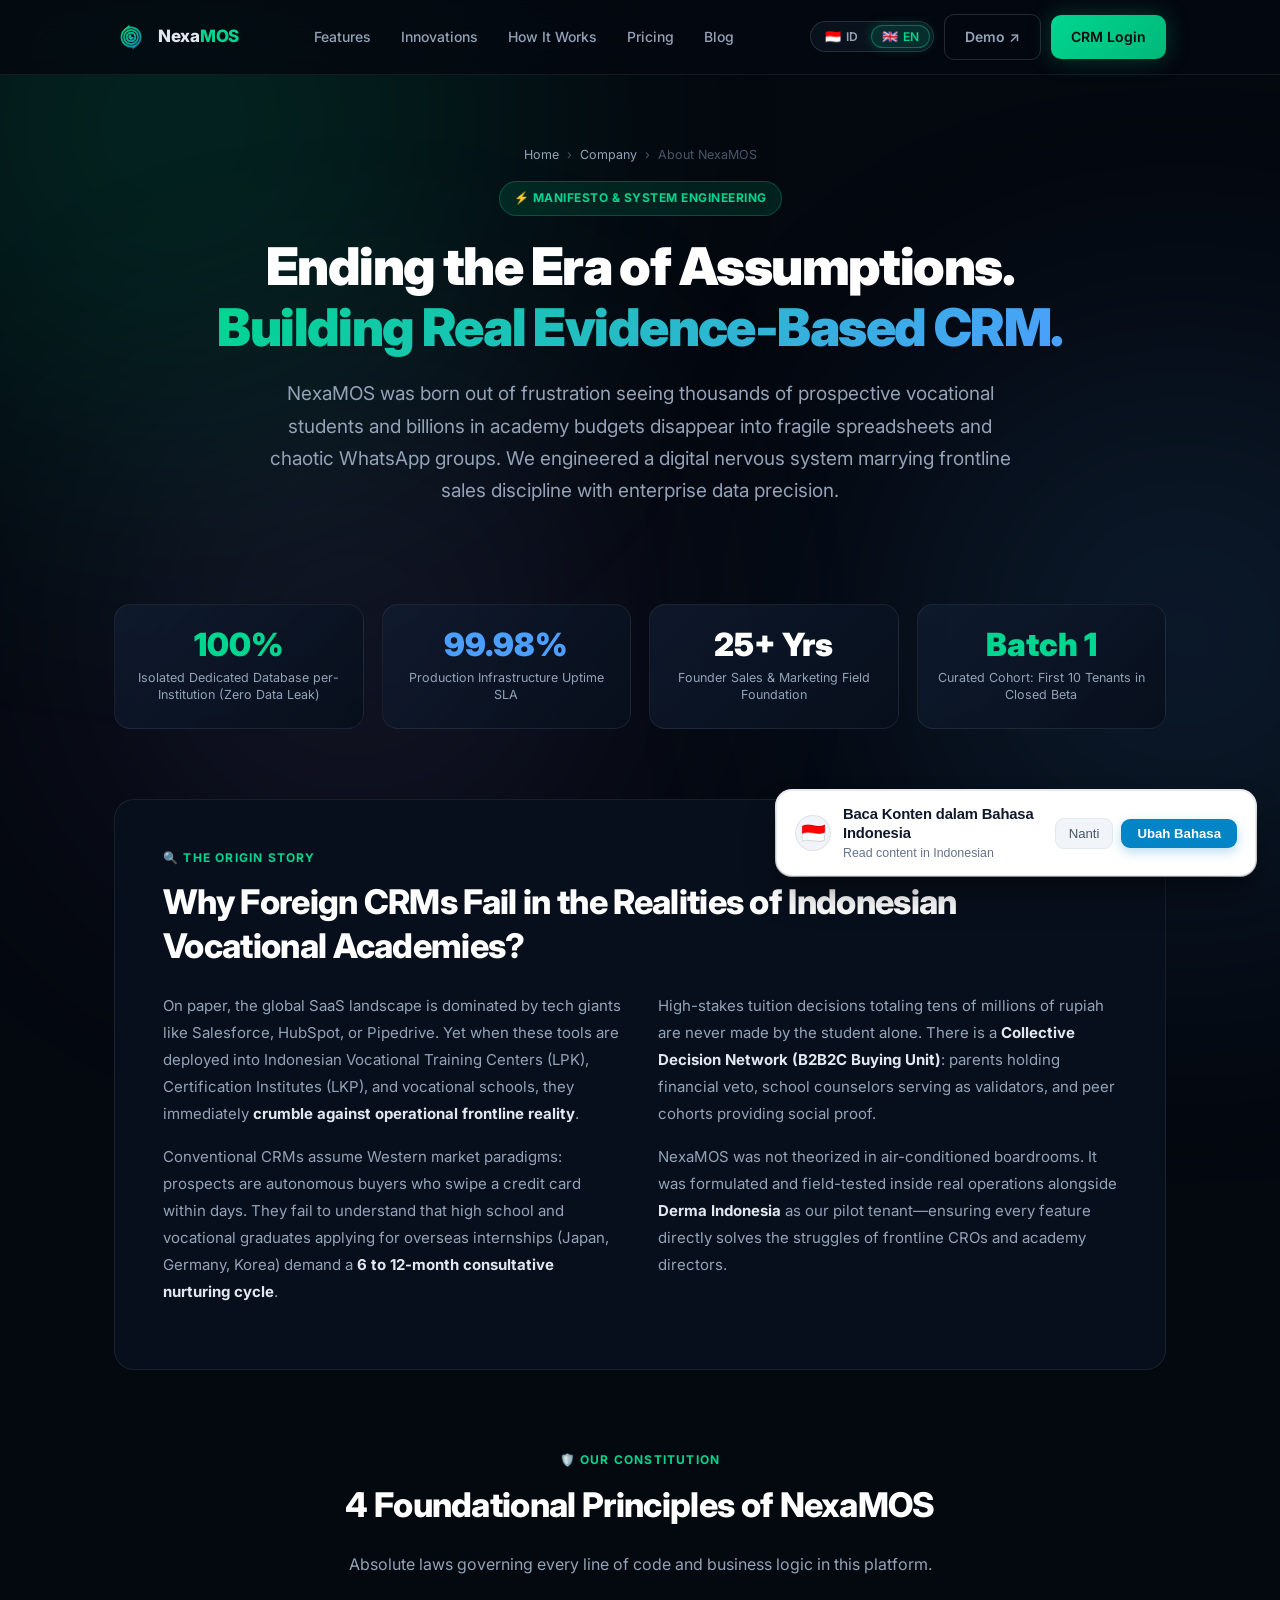
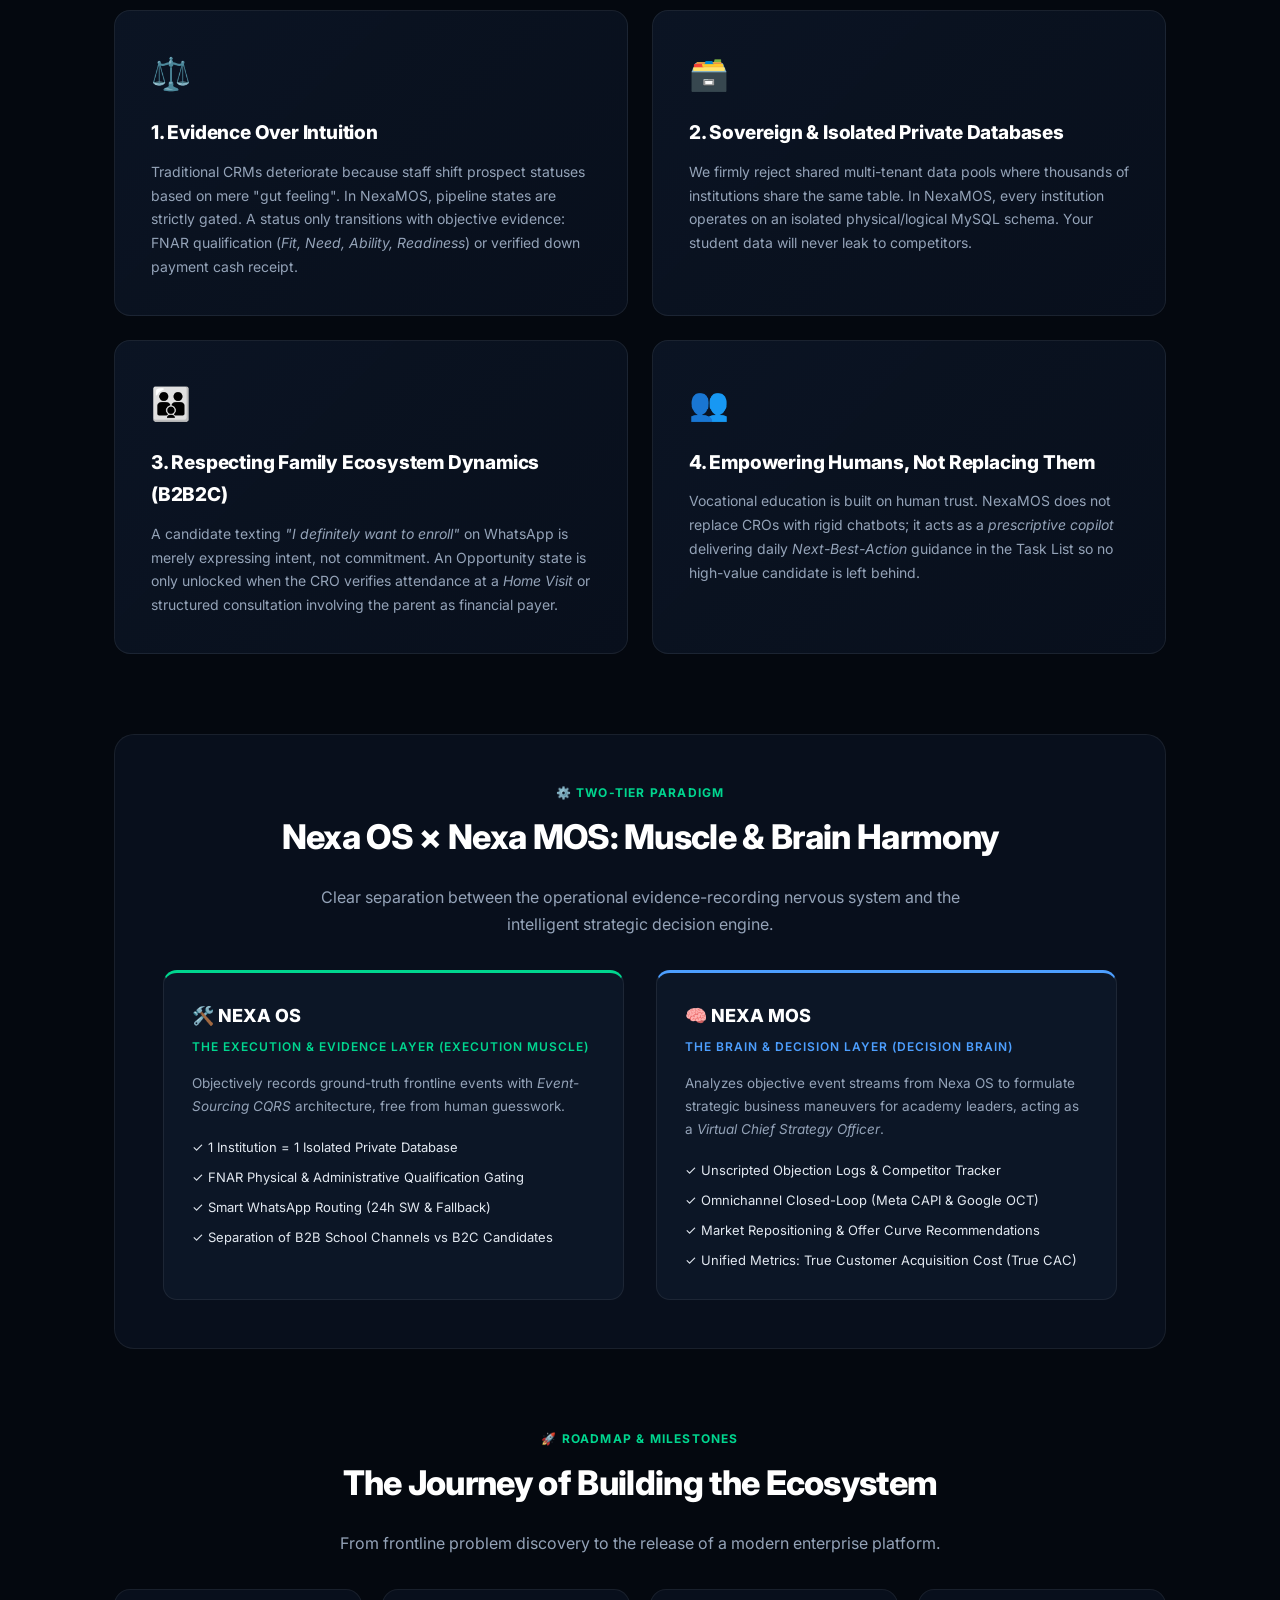
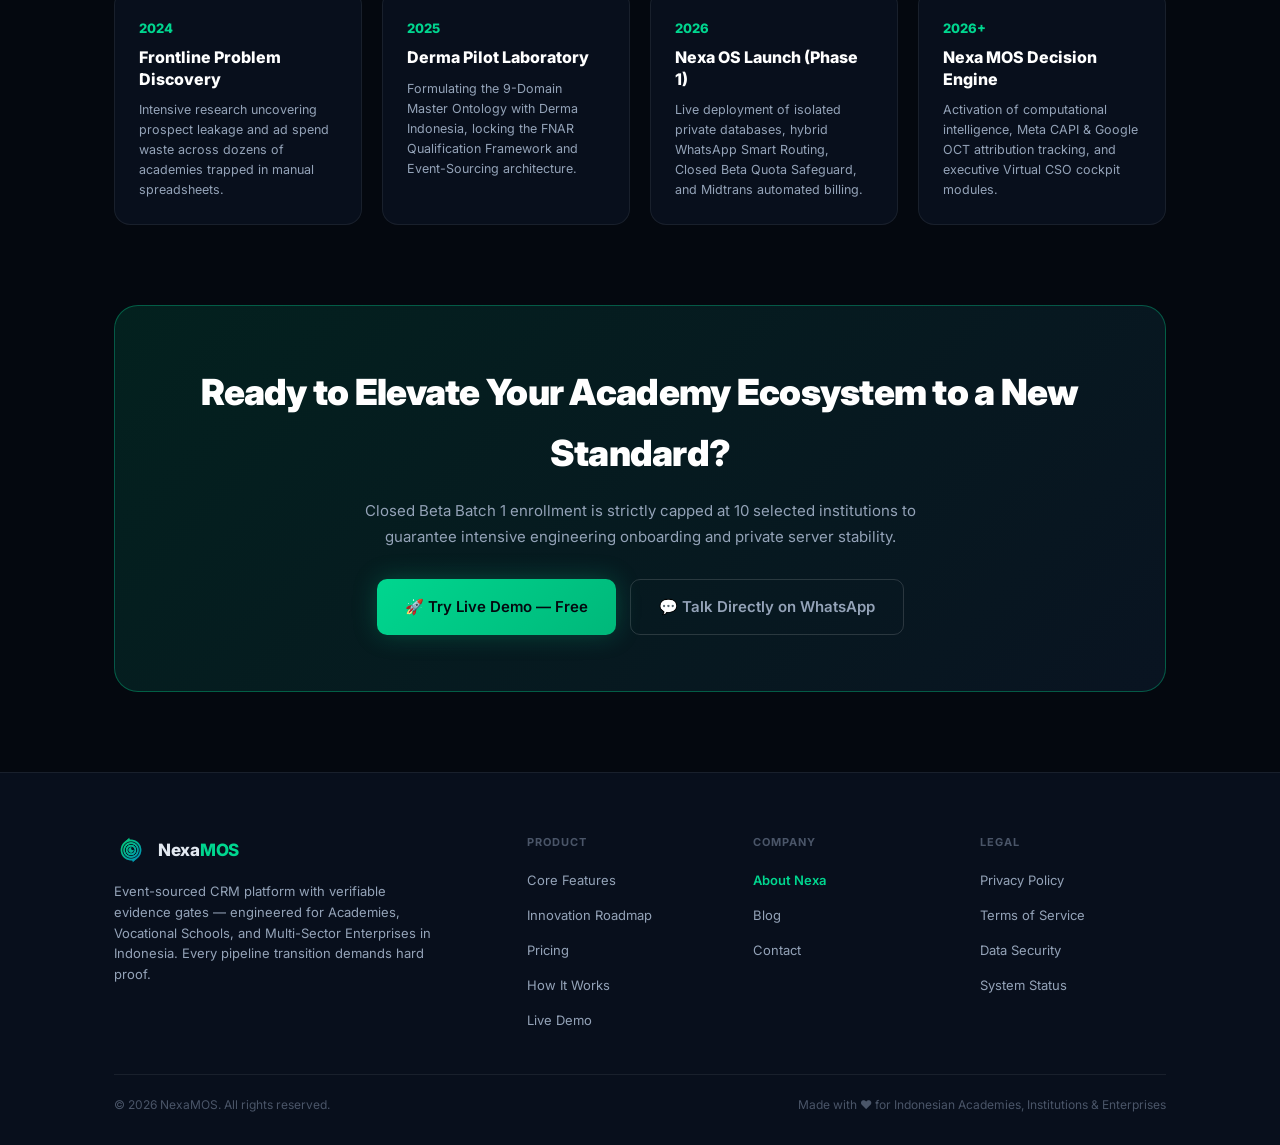
<file: about.html>
<!DOCTYPE html>
<html lang="id">

<head>
  <meta charset="UTF-8">
  <meta name="viewport" content="width=device-width, initial-scale=1.0">
  <title>Tentang NexaMOS — CRM Berbasis Bukti untuk Pendidikan Vokasi &amp; LPK</title>
  <meta name="description"
    content="Mengenal filosofi, misi, dan arsitektur di balik NexaMOS: Platform CRM SaaS Event-Sourcing yang dibangun dari realitas lapangan LPK dan lembaga pendidikan vokasi di Indonesia.">
  <link rel="canonical" href="https://nexamos.cloud/about">
  <meta property="og:type" content="website">
  <meta property="og:url" content="https://nexamos.cloud/about">
  <meta property="og:title" content="Tentang NexaMOS — CRM Berbasis Bukti untuk Pendidikan Vokasi &amp; LPK">
  <meta property="og:description"
    content="Mengakhiri era asumsi. Menghubungkan strategi komersial, kualifikasi objektif, dan kedaulatan database terisolasi untuk LPK Indonesia.">
  <meta property="og:image" content="https://nexamos.cloud/og-image.png">
  <meta name="twitter:card" content="summary_large_image">
  <meta name="robots" content="index, follow">

  <!-- Internationalization (i18n) Engine -->
  <script src="/i18n.js"></script>

  <link rel="preconnect" href="https://fonts.googleapis.com">
  <link href="https://fonts.googleapis.com/css2?family=Inter:wght@300;400;500;600;700;800;900&display=swap"
    rel="stylesheet">
  <link rel="icon" type="image/svg+xml" href="/favicon.svg">
  <link rel="icon" type="image/png" sizes="32x32" href="/favicon-32x32.png">
  <link rel="icon" type="image/png" sizes="16x16" href="/favicon-16x16.png">
  <link rel="shortcut icon" href="/favicon.ico">
  <meta name="theme-color" content="#04080F">

  <style>
    *,
    *::before,
    *::after {
      box-sizing: border-box;
      margin: 0;
      padding: 0;
    }

    :root {
      --bg: #04080f;
      --bg2: #080f1c;
      --bg3: #0c1626;
      --bg4: #111e33;
      --bd: rgba(255, 255, 255, .07);
      --bdh: rgba(255, 255, 255, .14);
      --gr: #00d68f;
      --grd: rgba(0, 214, 143, .12);
      --bl: #4d9fff;
      --bld: rgba(77, 159, 255, .12);
      --pu: #a78bfa;
      --pud: rgba(167, 139, 250, .12);
      --am: #fbbf24;
      --rd: #f87171;
      --tx: #e2e8f0;
      --tx2: #94a3b8;
      --tx3: #4a5568;
      --mw: 1100px;
      --r: 16px;
    }

    html {
      scroll-behavior: smooth;
    }

    body {
      font-family: 'Inter', -apple-system, BlinkMacSystemFont, sans-serif;
      background: var(--bg);
      color: var(--tx);
      overflow-x: hidden;
      line-height: 1.7;
    }

    .w {
      max-width: var(--mw);
      margin: 0 auto;
      padding: 0 24px;
    }

    /* Ambient Glow */
    .blob {
      position: fixed;
      border-radius: 50%;
      filter: blur(140px);
      pointer-events: none;
      z-index: 0;
      opacity: .14;
    }

    .b1 {
      width: 650px;
      height: 650px;
      background: var(--gr);
      top: -200px;
      left: -150px;
    }

    .b2 {
      width: 550px;
      height: 550px;
      background: var(--bl);
      top: 40%;
      right: -180px;
    }

    .b3 {
      width: 450px;
      height: 450px;
      background: var(--pu);
      bottom: 5%;
      left: 10%;
    }

    /* Navigation */
    nav {
      position: fixed;
      top: 0;
      left: 0;
      right: 0;
      z-index: 1000;
      padding: 14px 0;
      background: rgba(4, 8, 15, .82);
      backdrop-filter: blur(20px) saturate(180%);
      -webkit-backdrop-filter: blur(20px) saturate(180%);
      border-bottom: 1px solid var(--bd);
    }

    .ni {
      display: flex;
      align-items: center;
      justify-content: space-between;
      max-width: var(--mw);
      margin: 0 auto;
      padding: 0 24px;
    }

    .logo {
      display: flex;
      align-items: center;
      gap: 10px;
      text-decoration: none;
    }

    .lm {
      width: 34px;
      height: 34px;
      border-radius: 8px;
      display: block;
      object-fit: contain;
    }

    .lt {
      font-size: 17px;
      font-weight: 800;
      color: var(--tx);
      letter-spacing: -0.3px;
    }

    .lt span {
      color: var(--gr);
    }

    .nl {
      display: flex;
      gap: 4px;
    }

    .nl a {
      color: var(--tx2);
      text-decoration: none;
      padding: 7px 13px;
      border-radius: 8px;
      font-size: 14px;
      font-weight: 500;
      transition: all .2s;
    }

    .nl a:hover {
      color: var(--tx);
      background: var(--bg4);
    }

    .ne {
      display: flex;
      align-items: center;
      gap: 10px;
    }

    .btn {
      display: inline-flex;
      align-items: center;
      gap: 8px;
      padding: 10px 20px;
      border-radius: 10px;
      font-size: 14px;
      font-weight: 600;
      cursor: pointer;
      text-decoration: none;
      transition: all .25s;
      border: none;
      font-family: inherit;
    }

    .bp {
      background: linear-gradient(135deg, var(--gr), #00b87a);
      color: #04080f;
      box-shadow: 0 0 24px rgba(0, 214, 143, .25);
    }

    .bp:hover {
      transform: translateY(-2px);
      box-shadow: 0 0 35px rgba(0, 214, 143, .38);
    }

    .bg {
      background: transparent;
      color: var(--tx2);
      border: 1px solid var(--bdh);
    }

    .bg:hover {
      background: var(--bg4);
      color: var(--tx);
    }

    /* Language Switcher Styling */
    .lang-switch-wrap {
      display: inline-flex;
      align-items: center;
      background: rgba(14, 23, 38, 0.7);
      border: 1px solid rgba(255, 255, 255, 0.12);
      border-radius: 20px;
      padding: 3px;
      backdrop-filter: blur(12px);
      -webkit-backdrop-filter: blur(12px);
      gap: 2px;
      user-select: none;
    }

    .lang-btn {
      display: inline-flex;
      align-items: center;
      gap: 5px;
      background: transparent;
      border: 1px solid transparent;
      border-radius: 16px;
      padding: 4px 10px;
      font-size: 12px;
      font-weight: 600;
      color: var(--tx2);
      cursor: pointer;
      font-family: inherit;
      transition: all 0.2s cubic-bezier(0.4, 0, 0.2, 1);
      line-height: 1;
    }

    .lang-btn:hover {
      color: var(--tx);
      background: rgba(255, 255, 255, 0.05);
    }

    .lang-btn.active {
      background: rgba(0, 214, 143, 0.15);
      border-color: rgba(0, 214, 143, 0.4);
      color: var(--gr);
      box-shadow: 0 0 12px rgba(0, 214, 143, 0.25);
    }

    .lang-btn .lang-flag {
      font-size: 13px;
      line-height: 1;
    }

    .nav-mob-actions {
      display: none;
      align-items: center;
      gap: 10px;
    }

    .mm-lang-row {
      display: flex;
      align-items: center;
      justify-content: space-between;
      padding: 14px 0;
      border-bottom: 1px solid var(--bd);
      margin-bottom: 8px;
    }

    .mm-lang-label {
      font-size: 14px;
      font-weight: 600;
      color: var(--tx2);
    }

    .hb {
      display: none;
      align-items: center;
      justify-content: center;
      background: none;
      border: 1px solid var(--bdh);
      border-radius: 8px;
      width: 36px;
      height: 36px;
      padding: 0;
      cursor: pointer;
      color: var(--tx2);
      font-size: 18px;
      line-height: 1;
      font-family: inherit;
      transition: all .2s;
    }

    .hb:hover {
      color: var(--tx);
      border-color: var(--bd);
      background: var(--bg4);
    }

    .mm {
      display: none;
      position: fixed;
      top: 0;
      left: 0;
      right: 0;
      bottom: 0;
      background: rgba(4, 8, 15, .97);
      backdrop-filter: blur(25px);
      z-index: 1001;
      padding: 24px;
      flex-direction: column;
    }

    .mm.active {
      display: flex;
    }

    .mm a {
      color: var(--tx);
      text-decoration: none;
      font-size: 18px;
      font-weight: 600;
      padding: 14px 0;
      border-bottom: 1px solid var(--bd);
    }

    /* Hero Section */
    .about-hero {
      padding: 140px 0 60px;
      position: relative;
      z-index: 1;
      text-align: center;
    }

    .breadcrumb {
      display: inline-flex;
      align-items: center;
      gap: 8px;
      font-size: 12.5px;
      color: var(--tx3);
      margin-bottom: 16px;
    }

    .breadcrumb a {
      color: var(--tx2);
      text-decoration: none;
      transition: color .2s;
    }

    .breadcrumb a:hover {
      color: var(--gr);
    }

    .pill-badge {
      display: inline-flex;
      align-items: center;
      gap: 6px;
      background: var(--grd);
      color: var(--gr);
      border: 1px solid rgba(0, 214, 143, .25);
      padding: 6px 14px;
      border-radius: 999px;
      font-size: 12px;
      font-weight: 700;
      letter-spacing: 0.5px;
      text-transform: uppercase;
      margin-bottom: 20px;
    }

    .hero-title {
      font-size: clamp(32px, 5vw, 52px);
      font-weight: 900;
      line-height: 1.18;
      letter-spacing: -0.03em;
      color: #fff;
      max-width: 860px;
      margin: 0 auto 20px;
    }

    .hero-title span.highlight {
      background: linear-gradient(135deg, var(--gr), #4d9fff);
      -webkit-background-clip: text;
      background-clip: text;
      -webkit-text-fill-color: transparent;
    }

    .hero-lead {
      font-size: clamp(16px, 2vw, 19px);
      color: var(--tx2);
      max-width: 760px;
      margin: 0 auto 36px;
      line-height: 1.7;
    }

    /* Stats Ribbon */
    .stats-ribbon {
      display: grid;
      grid-template-columns: repeat(4, 1fr);
      gap: 18px;
      margin-bottom: 70px;
      position: relative;
      z-index: 1;
    }

    .stat-card {
      background: linear-gradient(135deg, rgba(17, 30, 51, 0.7), var(--bg2));
      border: 1px solid var(--bd);
      border-radius: var(--r);
      padding: 24px 20px;
      text-align: center;
      transition: all .25s;
    }

    .stat-card:hover {
      border-color: rgba(0, 214, 143, 0.35);
      transform: translateY(-3px);
    }

    .stat-number {
      font-size: 32px;
      font-weight: 900;
      color: #fff;
      line-height: 1;
      margin-bottom: 8px;
    }

    .stat-number.green {
      color: var(--gr);
    }

    .stat-number.blue {
      color: var(--bl);
    }

    .stat-label {
      font-size: 12.5px;
      color: var(--tx2);
      line-height: 1.4;
    }

    /* Narrative Section: The Origin Story */
    .narrative-box {
      background: var(--bg2);
      border: 1px solid var(--bd);
      border-radius: 20px;
      padding: 48px;
      margin-bottom: 80px;
      position: relative;
      z-index: 1;
    }

    .section-eyebrow {
      font-size: 12px;
      font-weight: 700;
      letter-spacing: 1.2px;
      text-transform: uppercase;
      color: var(--gr);
      margin-bottom: 12px;
    }

    .section-heading {
      font-size: clamp(24px, 3.5vw, 34px);
      font-weight: 800;
      color: #fff;
      margin-bottom: 24px;
      letter-spacing: -0.02em;
      line-height: 1.3;
    }

    .narrative-content {
      display: grid;
      grid-template-columns: 1fr 1fr;
      gap: 36px;
      color: var(--tx2);
      font-size: 15px;
      line-height: 1.8;
    }

    .narrative-content p {
      margin-bottom: 16px;
    }

    .narrative-content strong {
      color: var(--tx);
    }

    /* Bento Grid: Core Values */
    .bento-section {
      margin-bottom: 80px;
      position: relative;
      z-index: 1;
    }

    .bento-grid {
      display: grid;
      grid-template-columns: repeat(2, 1fr);
      gap: 24px;
      margin-top: 32px;
    }

    .bento-card {
      background: linear-gradient(135deg, rgba(12, 22, 38, 0.9), var(--bg2));
      border: 1px solid var(--bd);
      border-radius: var(--r);
      padding: 36px;
      transition: all .3s;
      position: relative;
      overflow: hidden;
    }

    .bento-card:hover {
      border-color: var(--bdh);
      transform: translateY(-4px);
      box-shadow: 0 20px 40px rgba(0, 0, 0, .4);
    }

    .bento-icon {
      font-size: 32px;
      margin-bottom: 16px;
      display: inline-block;
    }

    .bento-title {
      font-size: 19px;
      font-weight: 800;
      color: #fff;
      margin-bottom: 10px;
      letter-spacing: -0.2px;
    }

    .bento-desc {
      font-size: 14px;
      color: var(--tx2);
      line-height: 1.7;
    }

    /* Founder's Note Section */
    .founder-section {
      margin-bottom: 80px;
      position: relative;
      z-index: 1;
    }

    .founder-card {
      background: linear-gradient(135deg, rgba(17, 30, 51, 0.85), var(--bg3));
      border: 1px solid rgba(0, 214, 143, 0.25);
      border-radius: 24px;
      padding: 48px;
      display: grid;
      grid-template-columns: 320px 1fr;
      gap: 48px;
      align-items: center;
      box-shadow: 0 25px 60px rgba(0, 0, 0, 0.5), 0 0 35px rgba(0, 214, 143, 0.08);
    }

    .founder-photo-wrap {
      text-align: center;
    }

    .founder-img-frame {
      width: 240px;
      height: 240px;
      border-radius: 20px;
      margin: 0 auto 20px;
      position: relative;
      padding: 4px;
      background: linear-gradient(135deg, var(--gr), var(--bl));
      box-shadow: 0 10px 30px rgba(0, 214, 143, 0.25);
    }

    .founder-img {
      width: 100%;
      height: 100%;
      object-fit: cover;
      border-radius: 16px;
      display: block;
      background: var(--bg4);
    }

    .founder-name {
      font-size: 20px;
      font-weight: 800;
      color: #fff;
      margin-bottom: 4px;
      letter-spacing: -0.2px;
    }

    .founder-role {
      font-size: 13px;
      color: var(--gr);
      font-weight: 600;
      margin-bottom: 16px;
    }

    .founder-social {
      display: inline-flex;
      align-items: center;
      gap: 8px;
      color: var(--tx2);
      text-decoration: none;
      font-size: 13px;
      padding: 7px 14px;
      background: rgba(255, 255, 255, 0.05);
      border: 1px solid var(--bd);
      border-radius: 99px;
      transition: all .2s;
    }

    .founder-social:hover {
      color: #fff;
      border-color: rgba(225, 48, 108, 0.45);
      background: rgba(225, 48, 108, 0.12);
    }

    .founder-quote-badge {
      display: inline-flex;
      align-items: center;
      gap: 6px;
      font-size: 12px;
      font-weight: 700;
      color: var(--am);
      text-transform: uppercase;
      letter-spacing: 1px;
      margin-bottom: 14px;
    }

    .founder-quote {
      font-size: clamp(16px, 2vw, 18px);
      font-style: italic;
      color: var(--tx);
      line-height: 1.75;
      margin-bottom: 24px;
      position: relative;
    }

    .founder-bio-points {
      list-style: none;
      display: flex;
      flex-direction: column;
      gap: 12px;
      margin-bottom: 24px;
    }

    .founder-bio-points li {
      display: flex;
      align-items: flex-start;
      gap: 10px;
      font-size: 13.5px;
      color: var(--tx2);
      line-height: 1.6;
    }

    .founder-bio-points li span.icon {
      color: var(--gr);
      font-size: 14px;
      flex-shrink: 0;
      margin-top: 2px;
    }

    .founder-mission-box {
      background: rgba(0, 214, 143, 0.06);
      border-left: 3px solid var(--gr);
      padding: 14px 18px;
      border-radius: 8px;
      font-size: 13px;
      color: var(--tx);
      line-height: 1.65;
    }

    .founder-mission-box strong {
      color: var(--gr);
      display: block;
      margin-bottom: 4px;
      font-size: 11.5px;
      text-transform: uppercase;
      letter-spacing: 0.8px;
    }

    /* Dual Engine Section */
    .dual-engine-section {
      background: var(--bg2);
      border: 1px solid var(--bd);
      border-radius: 20px;
      padding: 48px;
      margin-bottom: 80px;
      position: relative;
      z-index: 1;
    }

    .dual-grid {
      display: grid;
      grid-template-columns: 1fr 1fr;
      gap: 32px;
      margin-top: 32px;
    }

    .dual-col {
      background: var(--bg3);
      border: 1px solid var(--bd);
      border-radius: 14px;
      padding: 28px;
    }

    .dual-col.os {
      border-top: 3px solid var(--gr);
    }

    .dual-col.mos {
      border-top: 3px solid var(--bl);
    }

    .dual-col-title {
      font-size: 18px;
      font-weight: 800;
      color: #fff;
      margin-bottom: 6px;
      display: flex;
      align-items: center;
      gap: 8px;
    }

    .dual-col-sub {
      font-size: 12px;
      font-weight: 600;
      text-transform: uppercase;
      letter-spacing: 1px;
      margin-bottom: 14px;
    }

    .dual-col.os .dual-col-sub {
      color: var(--gr);
    }

    .dual-col.mos .dual-col-sub {
      color: var(--bl);
    }

    .dual-col-desc {
      font-size: 13.5px;
      color: var(--tx2);
      line-height: 1.7;
      margin-bottom: 18px;
    }

    .dual-list {
      list-style: none;
      display: flex;
      flex-direction: column;
      gap: 8px;
      font-size: 13px;
      color: var(--tx);
    }

    .dual-list li {
      display: flex;
      align-items: center;
      gap: 8px;
    }

    /* Timeline Section */
    .timeline-section {
      margin-bottom: 80px;
      position: relative;
      z-index: 1;
    }

    .timeline-cards {
      display: grid;
      grid-template-columns: repeat(4, 1fr);
      gap: 20px;
      margin-top: 32px;
    }

    .t-card {
      background: var(--bg2);
      border: 1px solid var(--bd);
      border-radius: var(--r);
      padding: 24px;
      position: relative;
      transition: all .25s;
    }

    .t-card:hover {
      border-color: rgba(0, 214, 143, 0.35);
      transform: translateY(-3px);
    }

    .t-year {
      font-size: 13px;
      font-weight: 800;
      color: var(--gr);
      margin-bottom: 8px;
      display: inline-block;
    }

    .t-title {
      font-size: 16px;
      font-weight: 800;
      color: #fff;
      margin-bottom: 10px;
      line-height: 1.35;
    }

    .t-desc {
      font-size: 12.5px;
      color: var(--tx2);
      line-height: 1.6;
    }

    /* CTA Box */
    .about-cta-box {
      background: linear-gradient(135deg, rgba(0, 214, 143, 0.12), rgba(77, 159, 255, 0.08));
      border: 1px solid rgba(0, 214, 143, 0.35);
      border-radius: 24px;
      padding: 56px 36px;
      text-align: center;
      margin-bottom: 80px;
      position: relative;
      z-index: 1;
    }

    .cta-title {
      font-size: clamp(24px, 3.5vw, 36px);
      font-weight: 900;
      color: #fff;
      margin-bottom: 14px;
      letter-spacing: -0.02em;
    }

    .cta-sub {
      font-size: 15px;
      color: var(--tx2);
      max-width: 620px;
      margin: 0 auto 30px;
      line-height: 1.7;
    }

    /* Footer */
    footer {
      background: var(--bg2);
      border-top: 1px solid var(--bd);
      padding: 60px 0 30px;
      position: relative;
      z-index: 1;
    }

    .fg {
      display: grid;
      grid-template-columns: 2fr 1fr 1fr 1fr;
      gap: 40px;
      margin-bottom: 40px;
    }

    .fbrand p {
      font-size: 13px;
      color: var(--tx2);
      margin: 14px 0 20px;
      max-width: 320px;
      line-height: 1.6;
    }

    .fcol h5 {
      font-size: 11px;
      font-weight: 700;
      letter-spacing: 1px;
      text-transform: uppercase;
      color: var(--tx3);
      margin-bottom: 14px;
    }

    .fcol ul {
      list-style: none;
      display: flex;
      flex-direction: column;
      gap: 8px;
    }

    .fcol a {
      color: var(--tx2);
      text-decoration: none;
      font-size: 13px;
      transition: color .2s;
    }

    .fcol a:hover {
      color: var(--gr);
    }

    .fbot {
      display: flex;
      justify-content: space-between;
      align-items: center;
      padding-top: 20px;
      border-top: 1px solid var(--bd);
      font-size: 12px;
      color: var(--tx3);
    }

    @media (max-width: 1024px) {
      .stats-ribbon {
        grid-template-columns: repeat(2, 1fr);
      }

      .timeline-cards {
        grid-template-columns: repeat(2, 1fr);
      }

      .founder-card {
        grid-template-columns: 1fr;
        gap: 32px;
        text-align: center;
      }

      .founder-bio-points li {
        text-align: left;
      }
    }

    @media (max-width: 860px) {
      .narrative-content {
        grid-template-columns: 1fr;
        gap: 20px;
      }

      .bento-grid {
        grid-template-columns: 1fr;
      }

      .dual-grid {
        grid-template-columns: 1fr;
      }

      .nl,
      .ne {
        display: none;
      }

      .nav-mob-actions {
        display: inline-flex;
      }

      .hb {
        display: inline-flex;
      }

      .fg {
        grid-template-columns: 1fr 1fr;
      }
    }

    @media (max-width: 540px) {
      .stats-ribbon {
        grid-template-columns: 1fr;
      }

      .timeline-cards {
        grid-template-columns: 1fr;
      }

      .narrative-box,
      .dual-engine-section,
      .founder-card {
        padding: 28px 20px;
      }

      .fg {
        grid-template-columns: 1fr;
        gap: 28px;
      }

      .fbot {
        flex-direction: column;
        gap: 10px;
        text-align: center;
      }
    }
  </style>
</head>

<body>
  <div class="blob b1"></div>
  <div class="blob b2"></div>
  <div class="blob b3"></div>

  <!-- Navigation -->
  <nav id="nav">
    <div class="ni">
      <a href="/" class="logo">
        <img src="/logo.png" alt="Nexa MOS Logo" class="lm" width="34" height="34">
        <span class="lt">Nexa<span>MOS</span></span>
      </a>
      <div class="nl">
        <a href="/#features" data-i18n="nav_features">Fitur</a>
        <a href="/#innovations" data-i18n="nav_innovations">Inovasi</a>
        <a href="/#how" data-i18n="nav_how">Cara Kerja</a>
        <a href="/#pricing" data-i18n="nav_pricing">Harga</a>
        <a href="/blog" data-i18n="nav_blog">Blog</a>
      </div>
      <div class="ne">
        <!-- Language Switcher Desktop -->
        <div class="lang-switch-wrap" role="group" aria-label="Pilih Bahasa / Language Selection">
          <button type="button" class="lang-btn" data-lang="id" onclick="setLanguage('id')">
            <span class="lang-flag">🇮🇩</span> ID
          </button>
          <button type="button" class="lang-btn active" data-lang="en" onclick="setLanguage('en')">
            <span class="lang-flag">🇬🇧</span> EN
          </button>
        </div>
        <a href="https://demo.nexamos.cloud" target="_blank" class="btn bg" data-i18n="nav_demo_btn">Demo &#8599;</a>
        <a href="https://crm.nexamos.cloud/login" target="_blank" class="btn bp" data-i18n="nav_login_crm">Masuk CRM</a>
      </div>
      <div class="nav-mob-actions">
        <!-- Language Switcher Mobile Nav -->
        <div class="lang-switch-wrap" role="group" aria-label="Pilih Bahasa / Language Selection">
          <button type="button" class="lang-btn" data-lang="id" onclick="setLanguage('id')">
            <span class="lang-flag">🇮🇩</span> ID
          </button>
          <button type="button" class="lang-btn active" data-lang="en" onclick="setLanguage('en')">
            <span class="lang-flag">🇬🇧</span> EN
          </button>
        </div>
        <button class="hb" id="hb" aria-label="Menu" data-i18n="nav_menu_btn">&#9776;</button>
      </div>
    </div>
  </nav>

  <!-- Mobile Menu Drawer -->
  <div class="mm" id="mm">
    <div style="display:flex;justify-content:space-between;align-items:center;margin-bottom:24px">
      <a href="/" class="logo" onclick="toggleMenu()">
        <img src="/logo.png" alt="Nexa MOS Logo" class="lm" width="34" height="34">
        <span class="lt">Nexa<span>MOS</span></span>
      </a>
      <button type="button" onclick="toggleMenu()" aria-label="Tutup Menu"
        style="background:none;border:1px solid var(--bdh);color:var(--tx2);font-size:18px;border-radius:8px;padding:6px 12px;cursor:pointer">&#10005;</button>
    </div>
    <!-- Mobile Menu Language Row -->
    <div class="mm-lang-row">
      <span class="mm-lang-label" data-i18n="nav_lang_label">Bahasa / Language:</span>
      <div class="lang-switch-wrap" role="group">
        <button type="button" class="lang-btn" data-lang="id" onclick="setLanguage('id')">
          <span class="lang-flag">🇮🇩</span> ID
        </button>
        <button type="button" class="lang-btn active" data-lang="en" onclick="setLanguage('en')">
          <span class="lang-flag">🇬🇧</span> EN
        </button>
      </div>
    </div>
    <a href="/" onclick="toggleMenu()" data-i18n="nav_home">Beranda</a>
    <a href="/#features" onclick="toggleMenu()" data-i18n="nav_features">Fitur</a>
    <a href="/#innovations" onclick="toggleMenu()" data-i18n="nav_innovations">Inovasi</a>
    <a href="/#pricing" onclick="toggleMenu()" data-i18n="nav_pricing">Harga</a>
    <a href="/blog" onclick="toggleMenu()" data-i18n="nav_blog">Blog</a>
    <div style="margin-top:28px;display:flex;flex-direction:column;gap:12px">
      <a href="https://demo.nexamos.cloud" target="_blank" class="btn bg" style="justify-content:center" data-i18n="nav_demo_live">Demo Live &#8599;</a>
      <a href="https://crm.nexamos.cloud/login" target="_blank" class="btn bp" style="justify-content:center" data-i18n="nav_login_crm">Masuk CRM</a>
    </div>
  </div>

  <!-- Hero Section -->
  <header class="about-hero">
    <div class="w">
      <div class="breadcrumb">
        <a href="/" data-i18n="bc_home">Beranda</a>
        <span>&rsaquo;</span>
        <a href="/about" data-i18n="bc_company">Perusahaan</a>
        <span>&rsaquo;</span>
        <span data-i18n="bc_about">Tentang NexaMOS</span>
      </div>
      <br>
      <div class="pill-badge" data-i18n="about_badge">&#9889; Manifesto &amp; Rekayasa Sistem</div>
      <h1 class="hero-title" data-i18n="about_hero_title">
        Mengakhiri Era Asumsi.<br>
        <span class="highlight">Membangun CRM Berbasis Bukti Nyata.</span>
      </h1>
      <p class="hero-lead" data-i18n="about_hero_lead">
        NexaMOS lahir dari rasa frustrasi melihat ribuan calon siswa vokasi dan miliaran rupiah anggaran LPK lenyap di
        spreadsheet yang rapuh dan grup WhatsApp yang kacau. Kami membangun sistem saraf digital yang memadukan disiplin
        penjualan lapangan dengan ketelitian data enterprise.
      </p>
    </div>
  </header>

  <main class="w">
    <!-- Stats Ribbon -->
    <div class="stats-ribbon">
      <div class="stat-card">
        <div class="stat-number green">100%</div>
        <div class="stat-label" data-i18n="about_stat1_label">Database Mandiri Terisolasi per-Lembaga (Zero Data Leak)</div>
      </div>
      <div class="stat-card">
        <div class="stat-number blue">99.98%</div>
        <div class="stat-label" data-i18n="about_stat2_label">Uptime SLA Infrastruktur Server Produksi</div>
      </div>
      <div class="stat-card">
        <div class="stat-number" data-i18n="about_stat3_num">25+ Thn</div>
        <div class="stat-label" data-i18n="about_stat3_label">Fondasi Praktik Sales &amp; Marketing Founder</div>
      </div>
      <div class="stat-card">
        <div class="stat-number green" data-i18n="about_stat4_num">Batch 1</div>
        <div class="stat-label" data-i18n="about_stat4_label">Kurasi Khusus 10 Tenant Pertama di Closed Beta</div>
      </div>
    </div>

    <!-- Narrative Section: The Origin Story -->
    <section class="narrative-box">
      <div class="section-eyebrow" data-i18n="about_story_eyebrow">&#128269; Kisah Asal Mula</div>
      <h2 class="section-heading" data-i18n="about_story_heading">Mengapa CRM Asing Gagal Memahami Realitas Lapangan LPK Indonesia?</h2>
      <div class="narrative-content">
        <div>
          <p data-i18n="about_story_p1">
            Di atas kertas, industri SaaS dunia dibanjiri nama-nama raksasa seperti Salesforce, HubSpot, atau Pipedrive.
            Namun ketika perangkat lunak tersebut dipaksakan masuk ke Lembaga Pelatihan Kerja (LPK), Lembaga Kursus dan
            Pelatihan (LKP), dan sekolah vokasi di Indonesia, sistem itu langsung <strong>runtuh menghadapi kenyataan
              lapangan</strong>.
          </p>
          <p data-i18n="about_story_p2">
            CRM konvensional dibangun dengan asumsi dunia Barat: calon pembeli adalah individu otonom yang bisa langsung
            gesek kartu kredit dalam hitungan hari. Mereka tidak paham bahwa anak SMA/SMK yang mendaftar program magang
            luar negeri (Jepang, Jerman, Korea) membutuhkan <strong>siklus pendampingan 6 hingga 12 bulan</strong>.
          </p>
        </div>
        <div>
          <p data-i18n="about_story_p3">
            Keputusan biaya belasan hingga puluhan juta rupiah tidak diputuskan sendirian oleh anak. Ada <strong>Jaring
              Keputusan Kolektif (B2B2C Buying Unit)</strong>: orang tua pemegang veto finansial, guru BK sekolah asal
            sebagai validator, dan teman sebaya sebagai pembukti sosial (*social proof*).
          </p>
          <p data-i18n="about_story_p4">
            NexaMOS tidak dirancang di ruang rapat yang sejuk. Sistem ini dirumuskan dan diuji langsung melalui
            laboratorium operasional bersama <strong>Derma Indonesia</strong> sebagai pilot tenant—memastikan setiap
            fitur menjawab jerit payah CRO dan pimpinan lembaga di lapangan.
          </p>
        </div>
      </div>
    </section>

    <!-- Bento Grid: Core Values -->
    <section class="bento-section">
      <div style="text-align:center">
        <div class="section-eyebrow" data-i18n="about_bento_eyebrow">&#128737;&#65039; Konstitusi Kami</div>
        <h2 class="section-heading" data-i18n="about_bento_heading">4 Prinsip Fondasi NexaMOS</h2>
        <p style="color:var(--tx2);max-width:600px;margin:0 auto" data-i18n="about_bento_sub">Hukum absolut yang mendasari setiap baris kode dan
          logika bisnis di dalam platform ini.</p>
      </div>

      <div class="bento-grid">
        <div class="bento-card">
          <span class="bento-icon">&#9878;&#65039;</span>
          <div class="bento-title" data-i18n="about_bento_c1_title">1. Bukti Mengalahkan Asumsi (Evidence Over Intuition)</div>
          <div class="bento-desc" data-i18n="about_bento_c1_desc">
            CRM tradisional sering hancur karena staf menggeser status prospek hanya berdasarkan "perasaan". Di NexaMOS,
            status siswa terkunci mati. Status hanya bisa berpindah jika ada bukti objektif: kualifikasi FNAR (*Fit,
            Need, Ability, Readiness*) atau verifikasi kas sah uang muka (DP).
          </div>
        </div>

        <div class="bento-card">
          <span class="bento-icon">&#128451;&#65039;</span>
          <div class="bento-title" data-i18n="about_bento_c2_title">2. Kedaulatan &amp; Database Privat Mandiri</div>
          <div class="bento-desc" data-i18n="about_bento_c2_desc">
            Kami menolak keras konsep *shared multi-tenant pool* di mana data ribuan lembaga bercampur dalam satu tabel.
            Di NexaMOS, setiap lembaga memiliki skema database MySQL terpisah secara fisik/logis. Data siswa Anda tidak
            akan pernah bocor ke kompetitor.
          </div>
        </div>

        <div class="bento-card">
          <span class="bento-icon">&#128106;</span>
          <div class="bento-title" data-i18n="about_bento_c3_title">3. Menghargai Realitas Ekosistem Keluarga (B2B2C)</div>
          <div class="bento-desc" data-i18n="about_bento_c3_desc">
            Siswa mengetik *"Kak, saya fix mau daftar"* di WhatsApp hanyalah sebuah minat (*intent*), bukan komitmen.
            Status Opportunity baru sah terbuka jika CRO mencatat hasil kehadiran *Home Visit* atau konsultasi keputusan
            nyata yang melibatkan orang tua selaku pembayar sah.
          </div>
        </div>

        <div class="bento-card">
          <span class="bento-icon">&#128101;</span>
          <div class="bento-title" data-i18n="about_bento_c4_title">4. Memberdayakan Manusia, Bukan Menggantikannya</div>
          <div class="bento-desc" data-i18n="about_bento_c4_desc">
            Pendidikan vokasi adalah bisnis kepercayaan antar-manusia. NexaMOS tidak menggantikan CRO dengan chatbot AI
            kaku, melainkan menjadi *copilot preskriptif* yang memberi panduan *Next-Best-Action* harian di Task List
            agar tidak ada satupun prospek potensial yang terabaikan.
          </div>
        </div>
      </div>
    </section>

    <!-- Dual Engine Section: Nexa OS x Nexa MOS -->
    <section class="dual-engine-section">
      <div style="text-align:center">
        <div class="section-eyebrow" data-i18n="about_dual_eyebrow">&#9881;&#65039; Paradigma Dua Lapisan</div>
        <h2 class="section-heading" data-i18n="about_dual_heading">Nexa OS &times; Nexa MOS: Harmoni Otot &amp; Otak</h2>
        <p style="color:var(--tx2);max-width:680px;margin:0 auto" data-i18n="about_dual_sub">Pemisahan tegas antara sistem saraf pencatat bukti
          operasional dan mesin komputasi keputusan cerdas.</p>
      </div>

      <div class="dual-grid">
        <div class="dual-col os">
          <div class="dual-col-title" data-i18n="about_dual_os_title">&#128736;&#65039; NEXA OS</div>
          <div class="dual-col-sub" data-i18n="about_dual_os_sub">The Execution &amp; Evidence Layer (Otot Eksekusi)</div>
          <div class="dual-col-desc" data-i18n="about_dual_os_desc">
            Mencatat apa yang benar-benar terjadi di lapangan secara objektif dengan arsitektur <em>Event-Sourcing
              CQRS</em> tanpa manipulasi asumsi manusia.
          </div>
          <ul class="dual-list">
            <li data-i18n="about_dual_os_li_1">&#10003; 1 Lembaga = 1 Basis Data Privat Terisolasi</li>
            <li data-i18n="about_dual_os_li_2">&#10003; Penilaian Kualifikasi Fisik &amp; Administrasi FNAR</li>
            <li data-i18n="about_dual_os_li_3">&#10003; Smart WhatsApp Routing (SW 24 Jam &amp; Fallback)</li>
            <li data-i18n="about_dual_os_li_4">&#10003; Pemisahan Saluran B2B Sekolah vs B2C Siswa</li>
          </ul>
        </div>

        <div class="dual-col mos">
          <div class="dual-col-title" data-i18n="about_dual_mos_title">&#129504; NEXA MOS</div>
          <div class="dual-col-sub" data-i18n="about_dual_mos_sub">The Brain &amp; Decision Layer (Otak Keputusan)</div>
          <div class="dual-col-desc" data-i18n="about_dual_mos_desc">
            Menganalisis tumpukan data objektif dari Nexa OS untuk menghasilkan panduan manuver bisnis bagi pimpinan LPK
            layaknya memiliki <em>Virtual Chief Strategy Officer</em>.
          </div>
          <ul class="dual-list">
            <li data-i18n="about_dual_mos_li_1">&#10003; Unscripted Objection Logs &amp; Competitor Tracker</li>
            <li data-i18n="about_dual_mos_li_2">&#10003; Omnichannel Closed-Loop (Meta CAPI &amp; Google OCT)</li>
            <li data-i18n="about_dual_mos_li_3">&#10003; Rekomendasi Reposisi Pasar &amp; Kurva Nilai Penawaran</li>
            <li data-i18n="about_dual_mos_li_4">&#10003; Unified Metrics: Biaya Nyata per Siswa Bayar Kas (True CAC)</li>
          </ul>
        </div>
      </div>
    </section>

    <!-- Milestone Timeline -->
    <section class="timeline-section">
      <div style="text-align:center">
        <div class="section-eyebrow" data-i18n="about_time_eyebrow">&#128640; Lintasan Waktu</div>
        <h2 class="section-heading" data-i18n="about_time_heading">Perjalanan Membangun Ekosistem</h2>
        <p style="color:var(--tx2);max-width:600px;margin:0 auto" data-i18n="about_time_sub">Dari perumusan masalah di lapangan hingga rilis sistem
          produksi modern.</p>
      </div>

      <div class="timeline-cards">
        <div class="t-card">
          <span class="t-year">2024</span>
          <div class="t-title" data-i18n="about_time_c1_title">Problem Discovery Lapangan</div>
          <div class="t-desc" data-i18n="about_time_c1_desc">Riset intensif mengidentifikasi kebocoran prospek dan pemborosan iklan di puluhan lembaga
            vokasi yang terjebak di spreadsheet manual.</div>
        </div>

        <div class="t-card">
          <span class="t-year">2025</span>
          <div class="t-title" data-i18n="about_time_c2_title">Laboratorium Pilot Derma</div>
          <div class="t-desc" data-i18n="about_time_c2_desc">Merumuskan Master Ontologi 9 Domain bersama Derma Indonesia, mengunci Framework
            Kualifikasi FNAR dan arsitektur Event-Sourcing.</div>
        </div>

        <div class="t-card">
          <span class="t-year">2026</span>
          <div class="t-title" data-i18n="about_time_c3_title">Peluncuran Nexa OS (Fase 1)</div>
          <div class="t-desc" data-i18n="about_time_c3_desc">Live deployment multi-tenant database privat, WhatsApp Smart Routing hibrida, Quota
            Safeguard Closed Beta, dan auto-billing Midtrans.</div>
        </div>

        <div class="t-card">
          <span class="t-year">2026+</span>
          <div class="t-title" data-i18n="about_time_c4_title">Nexa MOS Decision Engine</div>
          <div class="t-desc" data-i18n="about_time_c4_desc">Aktivasi kecerdasan komputasional, pelacakan atribusi Meta CAPI &amp; Google OCT, serta
            modul kokpit Virtual CSO pimpinan lembaga.</div>
        </div>
      </div>
    </section>

    <!-- CTA Box -->
    <section class="about-cta-box">
      <h2 class="cta-title" data-i18n="about_cta_title">Siap Membawa Ekosistem LPK Anda ke Standar Baru?</h2>
      <p class="cta-sub" data-i18n="about_cta_sub">
        Kuota pendaftaran Batch 1 Closed Beta dibuka terbatas maksimal 10 lembaga terpilih guna menjamin pendampingan
        teknis intensif dan keandalan server privat.
      </p>
      <div style="display:flex;justify-content:center;gap:14px;flex-wrap:wrap">
        <a href="https://demo.nexamos.cloud" target="_blank" class="btn bp"
          style="padding:14px 28px;font-size:15px" data-i18n="about_cta_btn_demo">
          &#128640; Coba Demo Live &mdash; Gratis
        </a>
        <a href="https://wa.me/6285659024775?text=Halo%20Wishnu,%20saya%20tertarik%20konsultasi%20mengenai%20NexaMOS"
          target="_blank" class="btn bg" style="padding:14px 28px;font-size:15px" data-i18n="about_cta_btn_wa">
          &#128172; Diskusi Langsung via WhatsApp
        </a>
      </div>
    </section>
  </main>

  <!-- Footer -->
  <footer>
    <div class="w">
      <div class="fg">
        <div class="fbrand">
          <div class="logo">
            <img src="/logo.png" alt="Nexa MOS Logo" class="lm" width="34" height="34">
            <span class="lt">Nexa<span>MOS</span></span>
          </div>
          <p data-i18n="footer_desc">Platform CRM SaaS Event-Sourcing dengan Pipeline Berbasis Bukti untuk LPK dan Lembaga Pendidikan.</p>
        </div>
        <div class="fcol">
          <h5 data-i18n="footer_col_product">Produk</h5>
          <ul>
            <li><a href="/#features" data-i18n="footer_features">Fitur</a></li>
            <li><a href="/#innovations" data-i18n="footer_innovations">Roadmap Inovasi</a></li>
            <li><a href="/#pricing" data-i18n="footer_pricing">Harga</a></li>
            <li><a href="/#how" data-i18n="footer_how">Cara Kerja</a></li>
            <li><a href="https://demo.nexamos.cloud" target="_blank" data-i18n="footer_demo">Demo Live</a></li>
          </ul>
        </div>
        <div class="fcol">
          <h5 data-i18n="footer_col_company">Perusahaan</h5>
          <ul>
            <li><a href="/about" style="color:var(--gr);font-weight:600" data-i18n="footer_about">Tentang Nexa</a></li>
            <li><a href="/blog" data-i18n="footer_blog">Blog</a></li>
            <li><a href="https://wa.me/6285659024775" target="_blank" data-i18n="footer_contact">Kontak</a></li>
          </ul>
        </div>
        <div class="fcol">
          <h5 data-i18n="footer_col_legal">Legal</h5>
          <ul>
            <li><a href="/privacy" data-i18n="footer_privacy">Kebijakan Privasi</a></li>
            <li><a href="/terms" data-i18n="footer_terms">Syarat &amp; Ketentuan</a></li>
            <li><a href="/security" data-i18n="footer_security">Keamanan Data</a></li>
            <li><a href="/status" data-i18n="footer_status">Status Sistem</a></li>
          </ul>
        </div>
      </div>
      <div class="fbot">
        <span data-i18n="footer_copy">&copy; 2026 NexaMOS. All rights reserved.</span>
        <span data-i18n="footer_made_with">Made with &#10084;&#65039; for LPK, Lembaga &amp; Bisnis Indonesia</span>
      </div>
    </div>
  </footer>

  <script>
    const hb = document.getElementById('hb');
    const mm = document.getElementById('mm');
    function toggleMenu() {
      if (mm) mm.classList.toggle('active');
    }
    if (hb) hb.addEventListener('click', toggleMenu);
  </script>
</body>

</html>
</file>
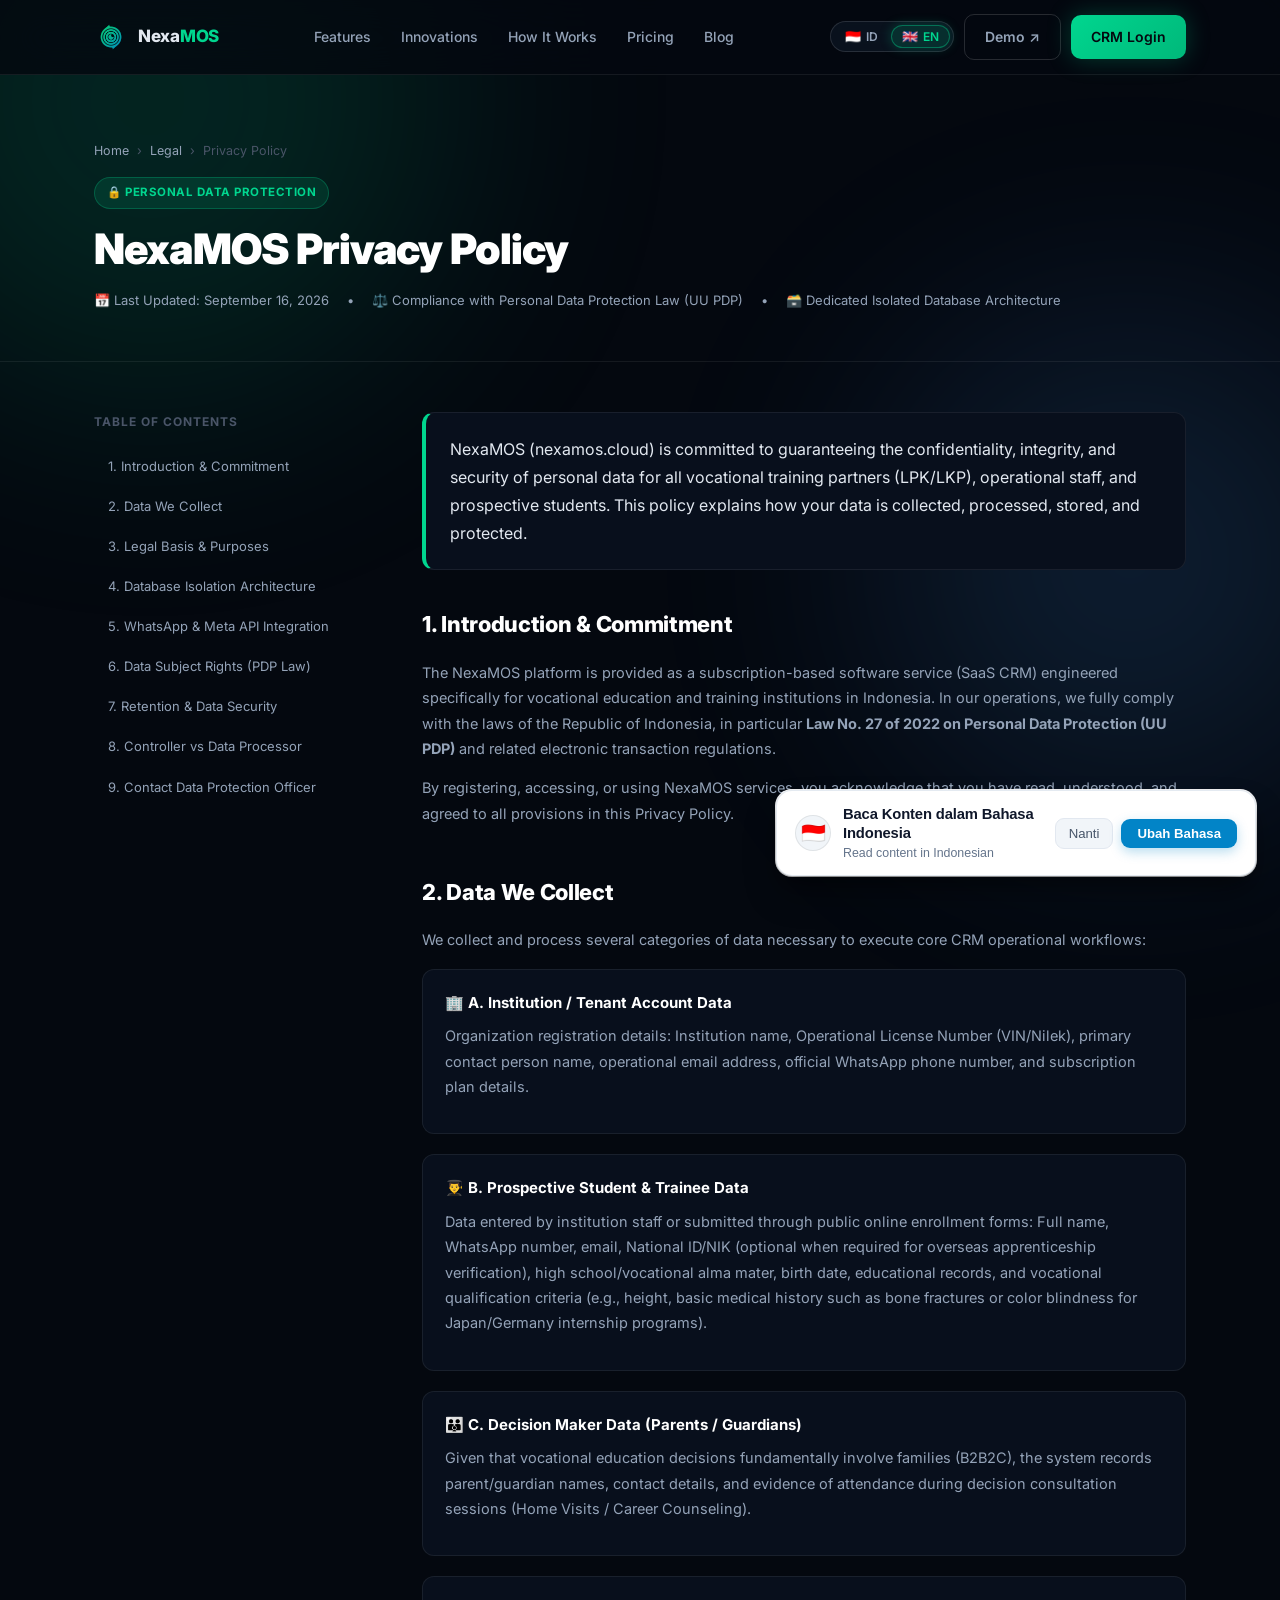
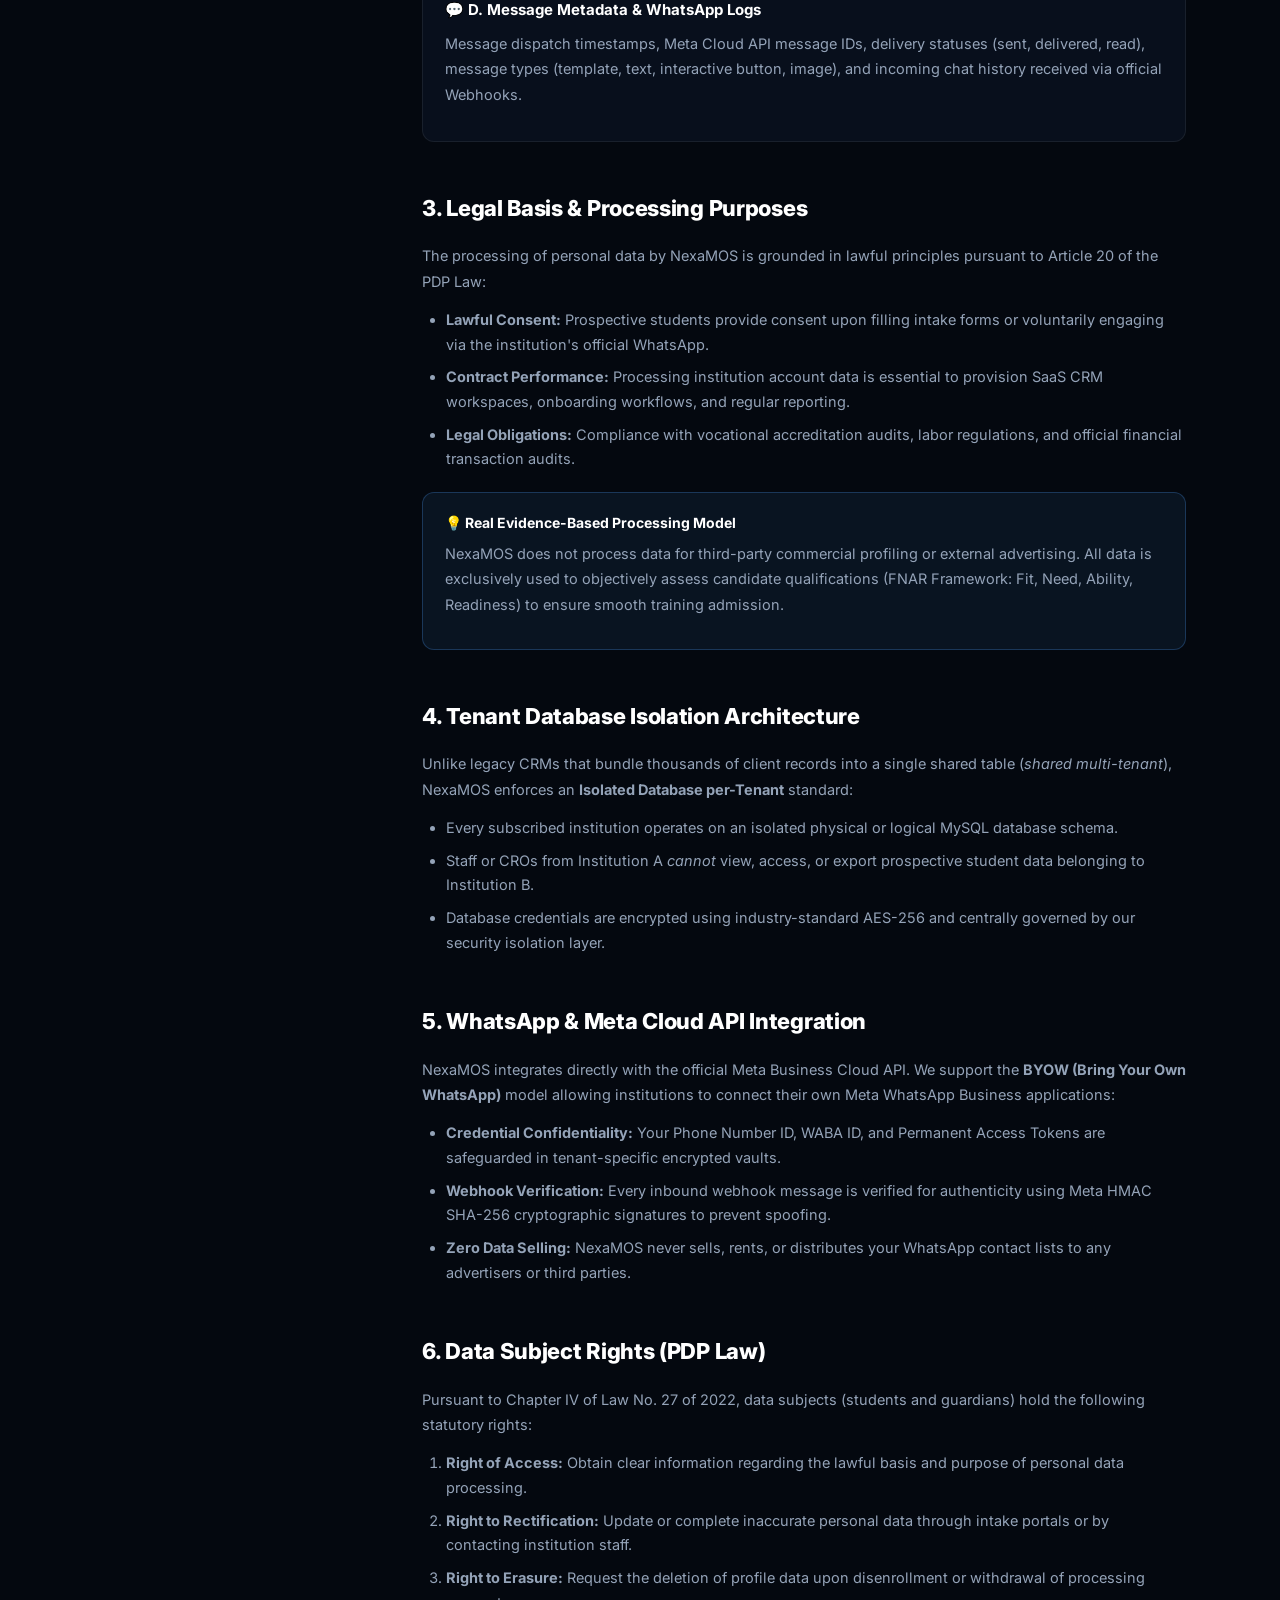
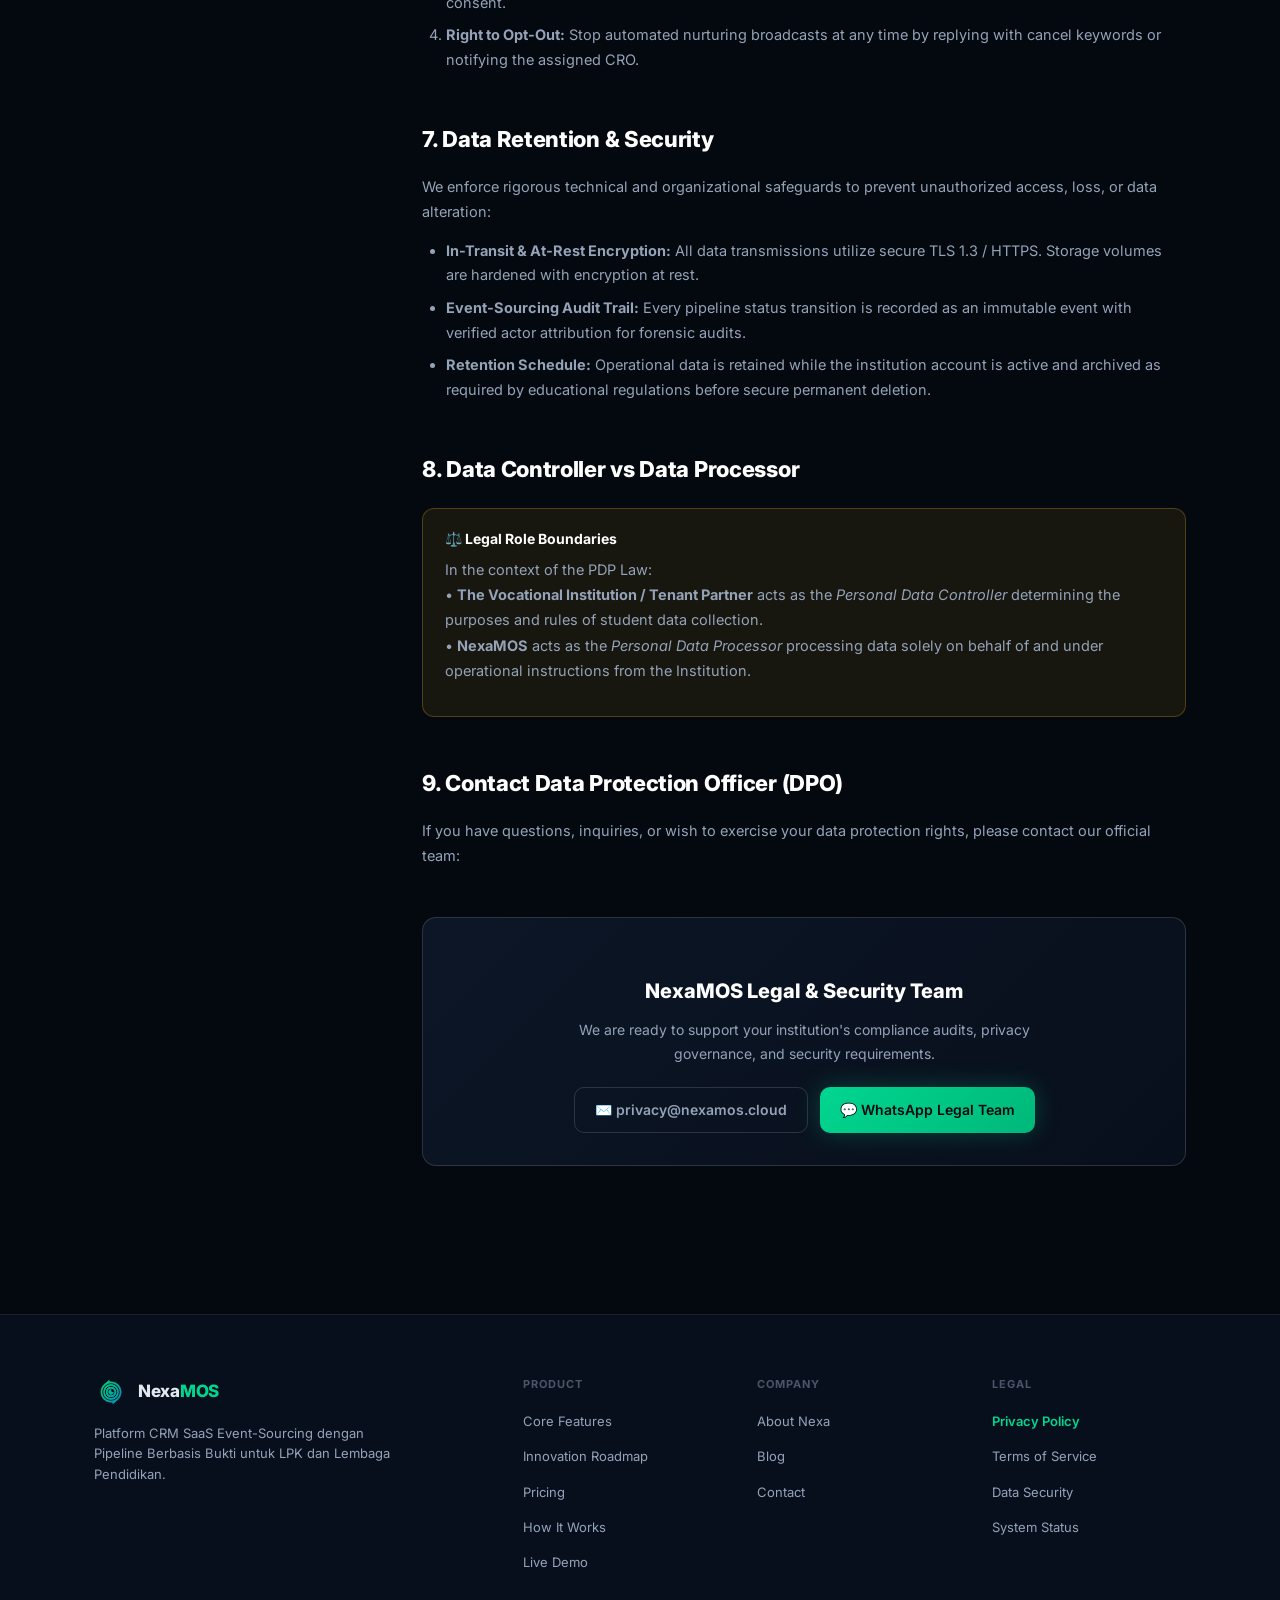
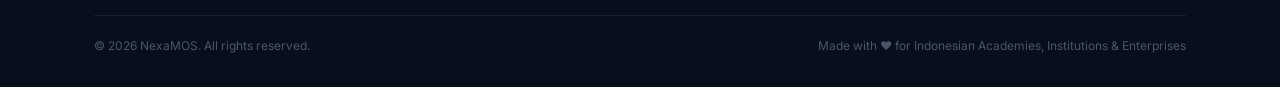
<file: privacy.html>
<!DOCTYPE html>
<html lang="id">

<head>
  <meta charset="UTF-8">
  <meta name="viewport" content="width=device-width, initial-scale=1.0">
  <title>Kebijakan Privasi — NexaMOS CRM</title>
  <meta name="description"
    content="Kebijakan Privasi NexaMOS. Transparansi pengelolaan data calon siswa, lembaga LPK, database privat terisolasi, dan kepatuhan terhadap UU No. 27 Tahun 2022 (UU PDP).">
  <link rel="canonical" href="https://nexamos.cloud/privacy">
  <meta property="og:type" content="website">
  <meta property="og:url" content="https://nexamos.cloud/privacy">
  <meta property="og:title" content="Kebijakan Privasi — NexaMOS CRM">
  <meta property="og:description"
    content="Transparansi perlindungan data pribadi siswa, lembaga LPK, dan kepatuhan UU PDP pada ekosistem NexaMOS CRM.">
  <meta property="og:image" content="https://nexamos.cloud/og-image.png">
  <meta name="twitter:card" content="summary_large_image">
  <meta name="robots" content="index, follow">

  <!-- Internationalization (i18n) Engine -->
  <script src="/i18n.js"></script>

  <link rel="preconnect" href="https://fonts.googleapis.com">
  <link href="https://fonts.googleapis.com/css2?family=Inter:wght@300;400;500;600;700;800;900&display=swap"
    rel="stylesheet">
  <link rel="icon" type="image/svg+xml" href="/favicon.svg">
  <link rel="icon" type="image/png" sizes="32x32" href="/favicon-32x32.png">
  <link rel="icon" type="image/png" sizes="16x16" href="/favicon-16x16.png">
  <link rel="shortcut icon" href="/favicon.ico">
  <meta name="theme-color" content="#04080F">

  <style>
    *,
    *::before,
    *::after {
      box-sizing: border-box;
      margin: 0;
      padding: 0;
    }

    :root {
      --bg: #04080f;
      --bg2: #080f1c;
      --bg3: #0c1626;
      --bg4: #111e33;
      --bd: rgba(255, 255, 255, .07);
      --bdh: rgba(255, 255, 255, .14);
      --gr: #00d68f;
      --grd: rgba(0, 214, 143, .12);
      --bl: #4d9fff;
      --bld: rgba(77, 159, 255, .12);
      --pu: #a78bfa;
      --pud: rgba(167, 139, 250, .12);
      --am: #fbbf24;
      --rd: #f87171;
      --tx: #e2e8f0;
      --tx2: #94a3b8;
      --tx3: #4a5568;
      --mw: 1140px;
      --r: 14px;
    }

    html {
      scroll-behavior: smooth;
    }

    body {
      font-family: 'Inter', -apple-system, BlinkMacSystemFont, sans-serif;
      background: var(--bg);
      color: var(--tx);
      overflow-x: hidden;
      line-height: 1.7;
    }

    .w {
      max-width: var(--mw);
      margin: 0 auto;
      padding: 0 24px;
    }

    /* Ambient Glow */
    .blob {
      position: fixed;
      border-radius: 50%;
      filter: blur(130px);
      pointer-events: none;
      z-index: 0;
      opacity: .14;
    }

    .b1 {
      width: 600px;
      height: 600px;
      background: var(--gr);
      top: -200px;
      left: -150px;
    }

    .b2 {
      width: 500px;
      height: 500px;
      background: var(--bl);
      bottom: 10%;
      right: -100px;
    }

    /* Navigation */
    nav {
      position: fixed;
      top: 0;
      left: 0;
      right: 0;
      z-index: 1000;
      padding: 14px 0;
      background: rgba(4, 8, 15, .82);
      backdrop-filter: blur(20px) saturate(180%);
      -webkit-backdrop-filter: blur(20px) saturate(180%);
      border-bottom: 1px solid var(--bd);
    }

    .ni {
      display: flex;
      align-items: center;
      justify-content: space-between;
      max-width: var(--mw);
      margin: 0 auto;
      padding: 0 24px;
    }

    .logo {
      display: flex;
      align-items: center;
      gap: 10px;
      text-decoration: none;
    }

    .lm {
      width: 34px;
      height: 34px;
      border-radius: 8px;
      display: block;
      object-fit: contain;
    }

    .lt {
      font-size: 17px;
      font-weight: 800;
      color: var(--tx);
      letter-spacing: -0.3px;
    }

    .lt span {
      color: var(--gr);
    }

    .nl {
      display: flex;
      gap: 4px;
    }

    .nl a {
      color: var(--tx2);
      text-decoration: none;
      padding: 7px 13px;
      border-radius: 8px;
      font-size: 14px;
      font-weight: 500;
      transition: all .2s;
    }

    .nl a:hover {
      color: var(--tx);
      background: var(--bg4);
    }

    .ne {
      display: flex;
      align-items: center;
      gap: 10px;
    }

    .btn {
      display: inline-flex;
      align-items: center;
      gap: 8px;
      padding: 10px 20px;
      border-radius: 10px;
      font-size: 14px;
      font-weight: 600;
      cursor: pointer;
      text-decoration: none;
      transition: all .25s;
      border: none;
      font-family: inherit;
    }

    .bp {
      background: linear-gradient(135deg, var(--gr), #00b87a);
      color: #04080f;
      box-shadow: 0 0 24px rgba(0, 214, 143, .25);
    }

    .bp:hover {
      transform: translateY(-2px);
      box-shadow: 0 0 35px rgba(0, 214, 143, .38);
    }

    .bg {
      background: transparent;
      color: var(--tx2);
      border: 1px solid var(--bdh);
    }

    .bg:hover {
      background: var(--bg4);
      color: var(--tx);
    }

    /* Language Switcher Styling */
    .lang-switch-wrap {
      display: inline-flex;
      align-items: center;
      background: rgba(14, 23, 38, 0.7);
      border: 1px solid rgba(255, 255, 255, 0.12);
      border-radius: 20px;
      padding: 3px;
      backdrop-filter: blur(12px);
      -webkit-backdrop-filter: blur(12px);
      gap: 2px;
      user-select: none;
    }

    .lang-btn {
      display: inline-flex;
      align-items: center;
      gap: 5px;
      background: transparent;
      border: 1px solid transparent;
      border-radius: 16px;
      padding: 4px 10px;
      font-size: 12px;
      font-weight: 600;
      color: var(--tx2);
      cursor: pointer;
      font-family: inherit;
      transition: all 0.2s cubic-bezier(0.4, 0, 0.2, 1);
      line-height: 1;
    }

    .lang-btn:hover {
      color: var(--tx);
      background: rgba(255, 255, 255, 0.05);
    }

    .lang-btn.active {
      background: rgba(0, 214, 143, 0.15);
      border-color: rgba(0, 214, 143, 0.4);
      color: var(--gr);
      box-shadow: 0 0 12px rgba(0, 214, 143, 0.25);
    }

    .lang-btn .lang-flag {
      font-size: 13px;
      line-height: 1;
    }

    .nav-mob-actions {
      display: none;
      align-items: center;
      gap: 10px;
    }

    .mm-lang-row {
      display: flex;
      align-items: center;
      justify-content: space-between;
      padding: 14px 0;
      border-bottom: 1px solid var(--bd);
      margin-bottom: 8px;
    }

    .mm-lang-label {
      font-size: 14px;
      font-weight: 600;
      color: var(--tx2);
    }

    .hb {
      display: none;
      align-items: center;
      justify-content: center;
      background: none;
      border: 1px solid var(--bdh);
      border-radius: 8px;
      width: 36px;
      height: 36px;
      padding: 0;
      cursor: pointer;
      color: var(--tx2);
      font-size: 18px;
      line-height: 1;
      font-family: inherit;
      transition: all .2s;
    }

    .hb:hover {
      color: var(--tx);
      border-color: var(--bd);
      background: var(--bg4);
    }

    .mm {
      display: none;
      position: fixed;
      top: 0;
      left: 0;
      right: 0;
      bottom: 0;
      background: rgba(4, 8, 15, .97);
      backdrop-filter: blur(25px);
      z-index: 1001;
      padding: 24px;
      flex-direction: column;
    }

    .mm.active {
      display: flex;
    }

    .mm a {
      color: var(--tx);
      text-decoration: none;
      font-size: 18px;
      font-weight: 600;
      padding: 14px 0;
      border-bottom: 1px solid var(--bd);
    }

    /* Page Hero */
    .page-hero {
      padding: 140px 0 50px;
      position: relative;
      z-index: 1;
      border-bottom: 1px solid var(--bd);
    }

    .breadcrumb {
      display: flex;
      align-items: center;
      gap: 8px;
      font-size: 12.5px;
      color: var(--tx3);
      margin-bottom: 16px;
    }

    .breadcrumb a {
      color: var(--tx2);
      text-decoration: none;
      transition: color .2s;
    }

    .breadcrumb a:hover {
      color: var(--gr);
    }

    .pill-badge {
      display: inline-flex;
      align-items: center;
      gap: 6px;
      background: var(--grd);
      color: var(--gr);
      border: 1px solid rgba(0, 214, 143, .25);
      padding: 5px 12px;
      border-radius: 999px;
      font-size: 11.5px;
      font-weight: 700;
      letter-spacing: 0.5px;
      text-transform: uppercase;
      margin-bottom: 14px;
    }

    .hero-title {
      font-size: clamp(28px, 4vw, 42px);
      font-weight: 900;
      line-height: 1.25;
      letter-spacing: -0.02em;
      color: #fff;
      margin-bottom: 14px;
    }

    .hero-meta {
      display: flex;
      align-items: center;
      gap: 18px;
      font-size: 13px;
      color: var(--tx2);
      flex-wrap: wrap;
    }

    .hero-meta span {
      display: inline-flex;
      align-items: center;
      gap: 6px;
    }

    /* Main Layout */
    .doc-layout {
      display: grid;
      grid-template-columns: 280px 1fr;
      gap: 48px;
      padding: 50px 0 100px;
      position: relative;
      z-index: 1;
    }

    /* Sticky Sidebar */
    .doc-sidebar {
      position: sticky;
      top: 100px;
      height: fit-content;
      max-height: calc(100vh - 120px);
      overflow-y: auto;
      padding-right: 12px;
    }

    .doc-sidebar h4 {
      font-size: 12px;
      font-weight: 700;
      letter-spacing: 1px;
      text-transform: uppercase;
      color: var(--tx3);
      margin-bottom: 16px;
    }

    .toc-list {
      list-style: none;
      display: flex;
      flex-direction: column;
      gap: 6px;
    }

    .toc-list a {
      color: var(--tx2);
      text-decoration: none;
      font-size: 13px;
      padding: 6px 12px;
      border-radius: 8px;
      transition: all .2s;
      display: block;
      border-left: 2px solid transparent;
    }

    .toc-list a:hover {
      color: var(--tx);
      background: var(--bg3);
      border-left-color: var(--gr);
    }

    /* Content Area */
    .doc-content {
      max-width: 800px;
    }

    .doc-lead {
      font-size: 16px;
      color: var(--tx);
      line-height: 1.75;
      margin-bottom: 36px;
      background: var(--bg2);
      border: 1px solid var(--bd);
      border-left: 4px solid var(--gr);
      padding: 22px 24px;
      border-radius: 12px;
    }

    .doc-section {
      margin-bottom: 48px;
      scroll-margin-top: 100px;
    }

    .doc-section h2 {
      font-size: 22px;
      font-weight: 800;
      color: #fff;
      margin-bottom: 16px;
      letter-spacing: -0.3px;
      display: flex;
      align-items: center;
      gap: 10px;
    }

    .doc-section h3 {
      font-size: 16px;
      font-weight: 700;
      color: var(--tx);
      margin: 24px 0 10px;
    }

    .doc-section p {
      color: var(--tx2);
      font-size: 14.5px;
      margin-bottom: 14px;
      line-height: 1.75;
    }

    .doc-section ul,
    .doc-section ol {
      margin: 12px 0 18px 24px;
      color: var(--tx2);
      font-size: 14.5px;
    }

    .doc-section li {
      margin-bottom: 8px;
      line-height: 1.7;
    }

    .doc-card {
      background: var(--bg2);
      border: 1px solid var(--bd);
      border-radius: 12px;
      padding: 20px 22px;
      margin: 16px 0 20px;
    }

    .doc-card-title {
      font-size: 15px;
      font-weight: 700;
      color: #fff;
      margin-bottom: 8px;
      display: flex;
      align-items: center;
      gap: 8px;
    }

    .callout-box {
      background: rgba(0, 214, 143, .07);
      border: 1px solid rgba(0, 214, 143, .25);
      border-radius: 12px;
      padding: 18px 22px;
      margin: 20px 0;
    }

    .callout-box.blue {
      background: rgba(77, 159, 255, .08);
      border-color: rgba(77, 159, 255, .25);
    }

    .callout-box.amber {
      background: rgba(251, 191, 36, .08);
      border-color: rgba(251, 191, 36, .25);
    }

    .callout-title {
      font-size: 14px;
      font-weight: 700;
      color: #fff;
      margin-bottom: 6px;
      display: flex;
      align-items: center;
      gap: 6px;
    }

    .contact-box {
      background: linear-gradient(135deg, var(--bg3), var(--bg2));
      border: 1px solid var(--bdh);
      border-radius: var(--r);
      padding: 32px;
      margin-top: 48px;
      text-align: center;
    }

    .contact-box h3 {
      font-size: 20px;
      font-weight: 800;
      color: #fff;
      margin-bottom: 10px;
    }

    .contact-box p {
      color: var(--tx2);
      font-size: 14px;
      max-width: 500px;
      margin: 0 auto 20px;
    }

    /* Footer */
    footer {
      background: var(--bg2);
      border-top: 1px solid var(--bd);
      padding: 60px 0 30px;
      position: relative;
      z-index: 1;
    }

    .fg {
      display: grid;
      grid-template-columns: 2fr 1fr 1fr 1fr;
      gap: 40px;
      margin-bottom: 40px;
    }

    .fbrand p {
      font-size: 13px;
      color: var(--tx2);
      margin: 14px 0 20px;
      max-width: 320px;
      line-height: 1.6;
    }

    .fcol h5 {
      font-size: 11px;
      font-weight: 700;
      letter-spacing: 1px;
      text-transform: uppercase;
      color: var(--tx3);
      margin-bottom: 14px;
    }

    .fcol ul {
      list-style: none;
      display: flex;
      flex-direction: column;
      gap: 8px;
    }

    .fcol a {
      color: var(--tx2);
      text-decoration: none;
      font-size: 13px;
      transition: color .2s;
    }

    .fcol a:hover {
      color: var(--gr);
    }

    .fbot {
      display: flex;
      justify-content: space-between;
      align-items: center;
      padding-top: 20px;
      border-top: 1px solid var(--bd);
      font-size: 12px;
      color: var(--tx3);
    }

    @media (max-width: 860px) {
      .doc-layout {
        grid-template-columns: 1fr;
        gap: 30px;
      }

      .doc-sidebar {
        position: static;
        max-height: none;
        background: var(--bg2);
        border: 1px solid var(--bd);
        border-radius: 12px;
        padding: 20px;
      }

      .nl,
      .ne {
        display: none;
      }

      .nav-mob-actions {
        display: inline-flex;
      }

      .hb {
        display: inline-flex;
      }

      .fg {
        grid-template-columns: 1fr 1fr;
      }
    }

    @media (max-width: 520px) {
      .fg {
        grid-template-columns: 1fr;
        gap: 28px;
      }

      .fbot {
        flex-direction: column;
        gap: 10px;
        text-align: center;
      }
    }
  </style>
</head>

<body>
  <div class="blob b1"></div>
  <div class="blob b2"></div>

  <!-- Navigation -->
  <nav id="nav">
    <div class="ni">
      <a href="/" class="logo">
        <img src="/logo.png" alt="Nexa MOS Logo" class="lm" width="34" height="34">
        <span class="lt">Nexa<span>MOS</span></span>
      </a>
      <div class="nl">
        <a href="/#features" data-i18n="nav_features">Fitur</a>
        <a href="/#innovations" data-i18n="nav_innovations">Inovasi</a>
        <a href="/#how" data-i18n="nav_how">Cara Kerja</a>
        <a href="/#pricing" data-i18n="nav_pricing">Harga</a>
        <a href="/blog" data-i18n="nav_blog">Blog</a>
      </div>
      <div class="ne">
        <!-- Language Switcher Desktop -->
        <div class="lang-switch-wrap" role="group" aria-label="Pilih Bahasa / Language Selection">
          <button type="button" class="lang-btn" data-lang="id" onclick="setLanguage('id')">
            <span class="lang-flag">🇮🇩</span> ID
          </button>
          <button type="button" class="lang-btn active" data-lang="en" onclick="setLanguage('en')">
            <span class="lang-flag">🇬🇧</span> EN
          </button>
        </div>
        <a href="https://demo.nexamos.cloud" target="_blank" class="btn bg" data-i18n="nav_demo_btn">Demo &#8599;</a>
        <a href="https://crm.nexamos.cloud/login" target="_blank" class="btn bp" data-i18n="nav_login_crm">Masuk CRM</a>
      </div>
      <div class="nav-mob-actions">
        <!-- Language Switcher Mobile Nav -->
        <div class="lang-switch-wrap" role="group" aria-label="Pilih Bahasa / Language Selection">
          <button type="button" class="lang-btn" data-lang="id" onclick="setLanguage('id')">
            <span class="lang-flag">🇮🇩</span> ID
          </button>
          <button type="button" class="lang-btn active" data-lang="en" onclick="setLanguage('en')">
            <span class="lang-flag">🇬🇧</span> EN
          </button>
        </div>
        <button class="hb" id="hb" aria-label="Menu" data-i18n="nav_menu_btn">&#9776;</button>
      </div>
    </div>
  </nav>

  <!-- Mobile Menu Drawer -->
  <div class="mm" id="mm">
    <div style="display:flex;justify-content:space-between;align-items:center;margin-bottom:24px">
      <a href="/" class="logo" onclick="toggleMenu()">
        <img src="/logo.png" alt="Nexa MOS Logo" class="lm" width="34" height="34">
        <span class="lt">Nexa<span>MOS</span></span>
      </a>
      <button type="button" onclick="toggleMenu()" aria-label="Tutup Menu"
        style="background:none;border:1px solid var(--bdh);color:var(--tx2);font-size:18px;border-radius:8px;padding:6px 12px;cursor:pointer">&#10005;</button>
    </div>
    <!-- Mobile Menu Language Row -->
    <div class="mm-lang-row">
      <span class="mm-lang-label" data-i18n="nav_lang_label">Bahasa / Language:</span>
      <div class="lang-switch-wrap" role="group">
        <button type="button" class="lang-btn" data-lang="id" onclick="setLanguage('id')">
          <span class="lang-flag">🇮🇩</span> ID
        </button>
        <button type="button" class="lang-btn active" data-lang="en" onclick="setLanguage('en')">
          <span class="lang-flag">🇬🇧</span> EN
        </button>
      </div>
    </div>
    <a href="/" onclick="toggleMenu()" data-i18n="nav_home">Beranda</a>
    <a href="/#features" onclick="toggleMenu()" data-i18n="nav_features">Fitur</a>
    <a href="/#innovations" onclick="toggleMenu()" data-i18n="nav_innovations">Inovasi</a>
    <a href="/#pricing" onclick="toggleMenu()" data-i18n="nav_pricing">Harga</a>
    <a href="/blog" onclick="toggleMenu()" data-i18n="nav_blog">Blog</a>
    <div style="margin-top:28px;display:flex;flex-direction:column;gap:12px">
      <a href="https://demo.nexamos.cloud" target="_blank" class="btn bg" style="justify-content:center" data-i18n="nav_demo_live">Demo Live &#8599;</a>
      <a href="https://crm.nexamos.cloud/login" target="_blank" class="btn bp" style="justify-content:center" data-i18n="nav_login_crm">Masuk CRM</a>
    </div>
  </div>

  <!-- Page Hero -->
  <header class="page-hero">
    <div class="w">
      <div class="breadcrumb">
        <a href="/" data-i18n="bc_home">Beranda</a>
        <span>&rsaquo;</span>
        <a href="/privacy" data-i18n="bc_legal">Legal</a>
        <span>&rsaquo;</span>
        <span data-i18n="bc_privacy">Kebijakan Privasi</span>
      </div>
      <div class="pill-badge" data-i18n="priv_badge">&#128274; Pelindungan Data Pribadi</div>
      <h1 class="hero-title" data-i18n="priv_hero_title">Kebijakan Privasi NexaMOS</h1>
      <div class="hero-meta">
        <span data-i18n="priv_meta_1">&#128197; Terakhir Diperbarui: 16 September 2026</span>
        <span>&bull;</span>
        <span data-i18n="priv_meta_2">&#9878;&#65039; Kepatuhan UU No. 27 Tahun 2022 (UU PDP)</span>
        <span>&bull;</span>
        <span data-i18n="priv_meta_3">&#128451;&#65039; Dedicated Isolated Database Architecture</span>
      </div>
    </div>
  </header>

  <!-- Document Body -->
  <div class="w">
    <div class="doc-layout">
      <!-- Sticky Sidebar TOC -->
      <aside class="doc-sidebar">
        <h4 data-i18n="priv_toc_title">Daftar Isi</h4>
        <ul class="toc-list">
          <li><a href="#pendahuluan" data-i18n="priv_toc_1">1. Pendahuluan &amp; Komitmen</a></li>
          <li><a href="#data-dikumpulkan" data-i18n="priv_toc_2">2. Data yang Dikumpulkan</a></li>
          <li><a href="#dasar-hukum" data-i18n="priv_toc_3">3. Dasar Hukum &amp; Tujuan</a></li>
          <li><a href="#isolasi-database" data-i18n="priv_toc_4">4. Arsitektur Isolasi Database</a></li>
          <li><a href="#whatsapp-meta" data-i18n="priv_toc_5">5. Integrasi WhatsApp &amp; Meta API</a></li>
          <li><a href="#hak-subjek-data" data-i18n="priv_toc_6">6. Hak Subjek Data (UU PDP)</a></li>
          <li><a href="#retensi-keamanan" data-i18n="priv_toc_7">7. Retensi &amp; Keamanan Data</a></li>
          <li><a href="#controller-processor" data-i18n="priv_toc_8">8. Pengendali vs Pemroses Data</a></li>
          <li><a href="#kontak-dpo" data-i18n="priv_toc_9">9. Hubungi Petugas DPO</a></li>
        </ul>
      </aside>

      <!-- Main Content -->
      <main class="doc-content">
        <div class="doc-lead" data-i18n="priv_lead">
          NexaMOS (nexamos.cloud) berkomitmen menjamin kerahasiaan, integritas, dan keamanan data pribadi seluruh mitra Lembaga Pelatihan Kerja (LPK), Lembaga Kursus dan Pelatihan (LKP), staf operasional, serta calon peserta didik. Kebijakan ini menjelaskan bagaimana data Anda dikumpulkan, diproses, disimpan, dan dilindungi.
        </div>

        <!-- Section 1 -->
        <section id="pendahuluan" class="doc-section">
          <h2 data-i18n="priv_s1_title">1. Pendahuluan &amp; Komitmen</h2>
          <p data-i18n="priv_s1_p1">
            Platform NexaMOS disediakan sebagai perangkat lunak berbasis langganan (SaaS CRM) yang dirancang khusus untuk industri pendidikan vokasi dan LPK di Indonesia. Dalam menjalankan operasional, kami tunduk penuh pada ketentuan perundang-undangan Republik Indonesia, khususnya <strong>Undang-Undang Nomor 27 Tahun 2022 tentang Pelindungan Data Pribadi (UU PDP)</strong> serta regulasi terkait transaksi elektronik.
          </p>
          <p data-i18n="priv_s1_p2">
            Dengan mendaftar, mengakses, atau menggunakan layanan NexaMOS, Anda mengakui bahwa Anda telah membaca, memahami, dan menyetujui seluruh ketentuan dalam Kebijakan Privasi ini.
          </p>
        </section>

        <!-- Section 2 -->
        <section id="data-dikumpulkan" class="doc-section">
          <h2 data-i18n="priv_s2_title">2. Data yang Kami Kumpulkan</h2>
          <p data-i18n="priv_s2_intro">Kami mengumpulkan dan memproses beberapa kategori data yang diperlukan untuk menjalankan alur kerja CRM:</p>

          <div class="doc-card">
            <div class="doc-card-title" data-i18n="priv_s2_card_a_title">&#127970; A. Data Akun Lembaga / Tenant</div>
            <p data-i18n="priv_s2_card_a_desc">Informasi pendaftaran organisasi: Nama LPK/institusi, Nomor Izin Operasional (VIN/Nilek), nama narahubung utama, alamat email operasional, nomor telepon WhatsApp resmi, dan rincian paket langganan.</p>
          </div>

          <div class="doc-card">
            <div class="doc-card-title" data-i18n="priv_s2_card_b_title">&#128104;&#8205;&#127891; B. Data Calon Siswa &amp; Peserta Didik</div>
            <p data-i18n="priv_s2_card_b_desc">Data yang diinputkan oleh staf LPK atau melalui formulir pendaftaran daring publik: Nama lengkap, Nomor WhatsApp, email, NIK (opsional jika dibutuhkan verifikasi izin magang luar negeri), asal sekolah (SMA/SMK), tanggal lahir, riwayat pendidikan, serta kriteria kualifikasi kejuruan (misalnya: tinggi badan, riwayat medis dasar patah tulang/buta warna untuk program magang Jepang/Jerman).</p>
          </div>

          <div class="doc-card">
            <div class="doc-card-title" data-i18n="priv_s2_card_c_title">&#128106; C. Data Pengambil Keputusan (Orang Tua / Wali)</div>
            <p data-i18n="priv_s2_card_c_desc">Mengingat model keputusan pendidikan vokasi melibatkan keluarga (B2B2C), sistem mencatat nama orang tua/wali, nomor kontak, serta bukti kehadiran pada sesi konsultasi (Home Visit / Konseling Karir).</p>
          </div>

          <div class="doc-card">
            <div class="doc-card-title" data-i18n="priv_s2_card_d_title">&#128172; D. Metadata Pesan &amp; Log WhatsApp</div>
            <p data-i18n="priv_s2_card_d_desc">Timestamp pengiriman pesan, ID pesan Meta Cloud API, status pengiriman (sent, delivered, read), tipe pesan (template, text, interactive button, image), serta riwayat percakapan yang masuk melalui Webhook resmi.</p>
          </div>
        </section>

        <!-- Section 3 -->
        <section id="dasar-hukum" class="doc-section">
          <h2 data-i18n="priv_s3_title">3. Dasar Hukum &amp; Tujuan Pemrosesan Data</h2>
          <p data-i18n="priv_s3_intro">Pemrosesan data pribadi oleh NexaMOS didasarkan pada prinsip keabsahan sesuai Pasal 20 UU PDP:</p>
          <ul>
            <li data-i18n="priv_s3_li_1"><strong>Persetujuan yang Sah:</strong> Calon siswa memberikan persetujuan saat mengisi formulir pendaftaran atau berinteraksi secara sukarela melalui WhatsApp resmi lembaga.</li>
            <li data-i18n="priv_s3_li_2"><strong>Pelaksanaan Kontrak:</strong> Pemrosesan data akun lembaga dibutuhkan untuk menyediakan akses ruang kerja SaaS CRM, alur registrasi, dan pelaporan berkala.</li>
            <li data-i18n="priv_s3_li_3"><strong>Kewajiban Hukum:</strong> Kepatuhan pelaporan akreditasi vokasi, regulasi ketenagakerjaan, serta audit transaksi keuangan resmi.</li>
          </ul>

          <div class="callout-box blue">
            <div class="callout-title" data-i18n="priv_s3_callout_title">&#128161; Model Bukti Nyata (Evidence-Based Processing)</div>
            <p data-i18n="priv_s3_callout_desc">NexaMOS memproses data bukan untuk profil komersial pihak ketiga atau periklanan eksternal. Seluruh data murni digunakan untuk menilai kualifikasi peserta (Framework FNAR: Fit, Need, Ability, Readiness) secara objektif demi kelancaran program pelatihan.</p>
          </div>
        </section>

        <!-- Section 4 -->
        <section id="isolasi-database" class="doc-section">
          <h2 data-i18n="priv_s4_title">4. Arsitektur Isolasi Database Tenant</h2>
          <p data-i18n="priv_s4_p1">
            Berbeda dengan CRM tradisional yang menggabungkan ribuan data klien dalam satu tabel bersama (<em>shared multi-tenant</em>), NexaMOS menerapkan standar <strong>Isolated Database per-Tenant</strong>:
          </p>
          <ul>
            <li data-i18n="priv_s4_li_1">Setiap lembaga LPK yang berlangganan memiliki skema database MySQL terpisah secara fisik/logis.</li>
            <li data-i18n="priv_s4_li_2">Staf atau CRO dari Lembaga A <em>mustahil</em> melihat, mengakses, atau mengunduh data calon siswa milik Lembaga B.</li>
            <li data-i18n="priv_s4_li_3">Kredensial database dienkripsi menggunakan standar industri AES-256 dan dikelola secara terpusat oleh sistem isolasi keamanan kami.</li>
          </ul>
        </section>

        <!-- Section 5 -->
        <section id="whatsapp-meta" class="doc-section">
          <h2 data-i18n="priv_s5_title">5. Integrasi WhatsApp &amp; Meta Cloud API</h2>
          <p data-i18n="priv_s5_p1">
            NexaMOS terintegrasi langsung dengan Meta Business Cloud API resmi. Kami mendukung model <strong>BYOW (Bring Your Own WhatsApp)</strong> di mana lembaga dapat menghubungkan aplikasi WhatsApp Business Meta mereka sendiri:
          </p>
          <ul>
            <li data-i18n="priv_s5_li_1"><strong>Kerahasiaan Kredensial:</strong> Phone Number ID, WABA ID, dan Permanent Access Token Anda disimpan dalam penyimpanan terenkripsi khusus tenant.</li>
            <li data-i18n="priv_s5_li_2"><strong>Verifikasi Webhook:</strong> Setiap pesan masuk diverifikasi keasliannya menggunakan tanda tangan kriptografis HMAC SHA-256 Meta untuk mencegah pemalsuan identitas (<em>spoofing</em>).</li>
            <li data-i18n="priv_s5_li_3"><strong>Tidak Menjual Data:</strong> NexaMOS tidak pernah menjual, menyewakan, atau mendistribusikan kontak nomor WhatsApp Anda kepada pihak pengiklan mana pun.</li>
          </ul>
        </section>

        <!-- Section 6 -->
        <section id="hak-subjek-data" class="doc-section">
          <h2 data-i18n="priv_s6_title">6. Hak Subjek Data Pribadi (UU PDP)</h2>
          <p data-i18n="priv_s6_intro">Sesuai dengan Bab IV UU No. 27 Tahun 2022, subjek data (siswa dan wali) memiliki hak hukum sebagai berikut:</p>
          <ol>
            <li data-i18n="priv_s6_li_1"><strong>Hak Akses:</strong> Memperoleh informasi dan kejelasan mengenai keabsahan pemrosesan data pribadinya.</li>
            <li data-i18n="priv_s6_li_2"><strong>Hak Koreksi:</strong> Memperbarui atau melengkapi data diri yang tidak akurat melalui portal formulir atau konfirmasi ke staf LPK.</li>
            <li data-i18n="priv_s6_li_3"><strong>Hak Penghapusan (Right to Erasure):</strong> Mengajukan permohonan penghapusan profil data diri jika sudah tidak lagi terdaftar atau mencabut persetujuan komunikasi.</li>
            <li data-i18n="priv_s6_li_4"><strong>Hak Penarikan Persetujuan (Opt-Out):</strong> Berhak menghentikan komunikasi broadcast otomatis kapan saja dengan membalas kata kunci pembatalan atau menghubungi CRO penanggung jawab.</li>
          </ol>
        </section>

        <!-- Section 7 -->
        <section id="retensi-keamanan" class="doc-section">
          <h2 data-i18n="priv_s7_title">7. Retensi &amp; Keamanan Data</h2>
          <p data-i18n="priv_s7_p1">
            Kami menerapkan tindakan perlindungan teknis dan organisasi yang ketat untuk mencegah akses tanpa izin, kehilangan, atau manipulasi data:
          </p>
          <ul>
            <li data-i18n="priv_s7_li_1"><strong>Enkripsi Transit &amp; Istirahat:</strong> Seluruh pertukaran data melalui protokol aman TLS 1.3 / HTTPS. Penyimpanan database dilengkapi enkripsi media penyimpanan (<em>encryption at rest</em>).</li>
            <li data-i18n="priv_s7_li_2"><strong>Audit Trail Event-Sourcing:</strong> Setiap perubahan status siswa dicatat secara permanen (<em>immutable</em>) dengan rekam jejak aktor penanggung jawab untuk audit forensik.</li>
            <li data-i18n="priv_s7_li_3"><strong>Periode Retensi:</strong> Data operasional disimpan selama akun lembaga berstatus aktif dan akan diarsipkan selama jangka waktu yang diwajibkan regulasi administrasi pendidikan sebelum dihapus permanen secara aman.</li>
          </ul>
        </section>

        <!-- Section 8 -->
        <section id="controller-processor" class="doc-section">
          <h2 data-i18n="priv_s8_title">8. Pengendali Data vs Pemroses Data</h2>
          <div class="callout-box amber">
            <div class="callout-title" data-i18n="priv_s8_callout_title">&#9878;&#65039; Batasan Peran Hukum</div>
            <p data-i18n="priv_s8_callout_desc">
              Dalam konteks UU PDP:
              <br>&bull; <strong>Lembaga LPK / Mitra Tenant</strong> bertindak sebagai <em>Pengendali Data Pribadi (Data Controller)</em> yang menentukan tujuan dan instruksi pengumpulan data calon siswa.
              <br>&bull; <strong>NexaMOS</strong> bertindak sebagai <em>Pemroses Data Pribadi (Data Processor)</em> yang memproses data semata-mata atas nama dan berdasarkan instruksi operasional yang diberikan oleh Lembaga LPK.
            </p>
          </div>
        </section>

        <!-- Section 9 -->
        <section id="kontak-dpo" class="doc-section">
          <h2 data-i18n="priv_s9_title">9. Hubungi Petugas Pelindungan Data (DPO)</h2>
          <p data-i18n="priv_s9_p1">
            Jika Anda memiliki pertanyaan, keberatan, atau ingin menjalankan hak-hak Anda terkait pelindungan data pribadi, silakan hubungi tim resmi kami:
          </p>

          <div class="contact-box">
            <h3 data-i18n="priv_s9_box_title">Tim Legal &amp; Keamanan NexaMOS</h3>
            <p data-i18n="priv_s9_box_desc">Kami siap membantu menjawab kebutuhan audit kepatuhan, privasi, dan keamanan institusi Anda.</p>
            <div style="display:flex;justify-content:center;gap:12px;flex-wrap:wrap">
              <a href="mailto:privacy@nexamos.cloud" class="btn bg">&#9993;&#65039; privacy@nexamos.cloud</a>
              <a href="https://wa.me/6285659024775?text=Halo%20Tim%20NexaMOS,%20saya%20ingin%20konsultasi%20kebijakan%20privasi" target="_blank" class="btn bp" data-i18n="priv_s9_btn_wa">&#128172; WhatsApp Tim Legal</a>
            </div>
          </div>
        </section>
      </main>
    </div>
  </div>

  <!-- Footer -->
  <footer>
    <div class="w">
      <div class="fg">
        <div class="fbrand">
          <div class="logo">
            <img src="/logo.png" alt="Nexa MOS Logo" class="lm" width="34" height="34">
            <span class="lt">Nexa<span>MOS</span></span>
          </div>
          <p>Platform CRM SaaS Event-Sourcing dengan Pipeline Berbasis Bukti untuk LPK dan Lembaga Pendidikan.</p>
        </div>
        <div class="fcol">
          <h5 data-i18n="footer_col_product">Produk</h5>
          <ul>
            <li><a href="/#features" data-i18n="footer_features">Fitur</a></li>
            <li><a href="/#innovations" data-i18n="footer_innovations">Roadmap Inovasi</a></li>
            <li><a href="/#pricing" data-i18n="footer_pricing">Harga</a></li>
            <li><a href="/#how" data-i18n="footer_how">Cara Kerja</a></li>
            <li><a href="https://demo.nexamos.cloud" target="_blank" data-i18n="footer_demo">Demo Live</a></li>
          </ul>
        </div>
        <div class="fcol">
          <h5 data-i18n="footer_col_company">Perusahaan</h5>
          <ul>
            <li><a href="/about" data-i18n="footer_about">Tentang Nexa</a></li>
            <li><a href="/blog" data-i18n="footer_blog">Blog</a></li>
            <li><a href="https://wa.me/6285659024775" target="_blank" data-i18n="footer_contact">Kontak</a></li>
          </ul>
        </div>
        <div class="fcol">
          <h5 data-i18n="footer_col_legal">Legal</h5>
          <ul>
            <li><a href="/privacy" style="color:var(--gr);font-weight:600" data-i18n="footer_privacy">Kebijakan Privasi</a></li>
            <li><a href="/terms" data-i18n="footer_terms">Syarat &amp; Ketentuan</a></li>
            <li><a href="/security" data-i18n="footer_security">Keamanan Data</a></li>
            <li><a href="/status" data-i18n="footer_status">Status Sistem</a></li>
          </ul>
        </div>
      </div>
      <div class="fbot">
        <span data-i18n="footer_copy">&copy; 2026 NexaMOS. All rights reserved.</span>
        <span data-i18n="footer_made_with">Made with &#10084;&#65039; for LPK, Lembaga &amp; Bisnis Indonesia</span>
      </div>
    </div>
  </footer>

  <script>
    const hb = document.getElementById('hb');
    const mm = document.getElementById('mm');
    function toggleMenu() {
      if (mm) mm.classList.toggle('active');
    }
    if (hb) hb.addEventListener('click', toggleMenu);
  </script>
</body>

</html>
</file>
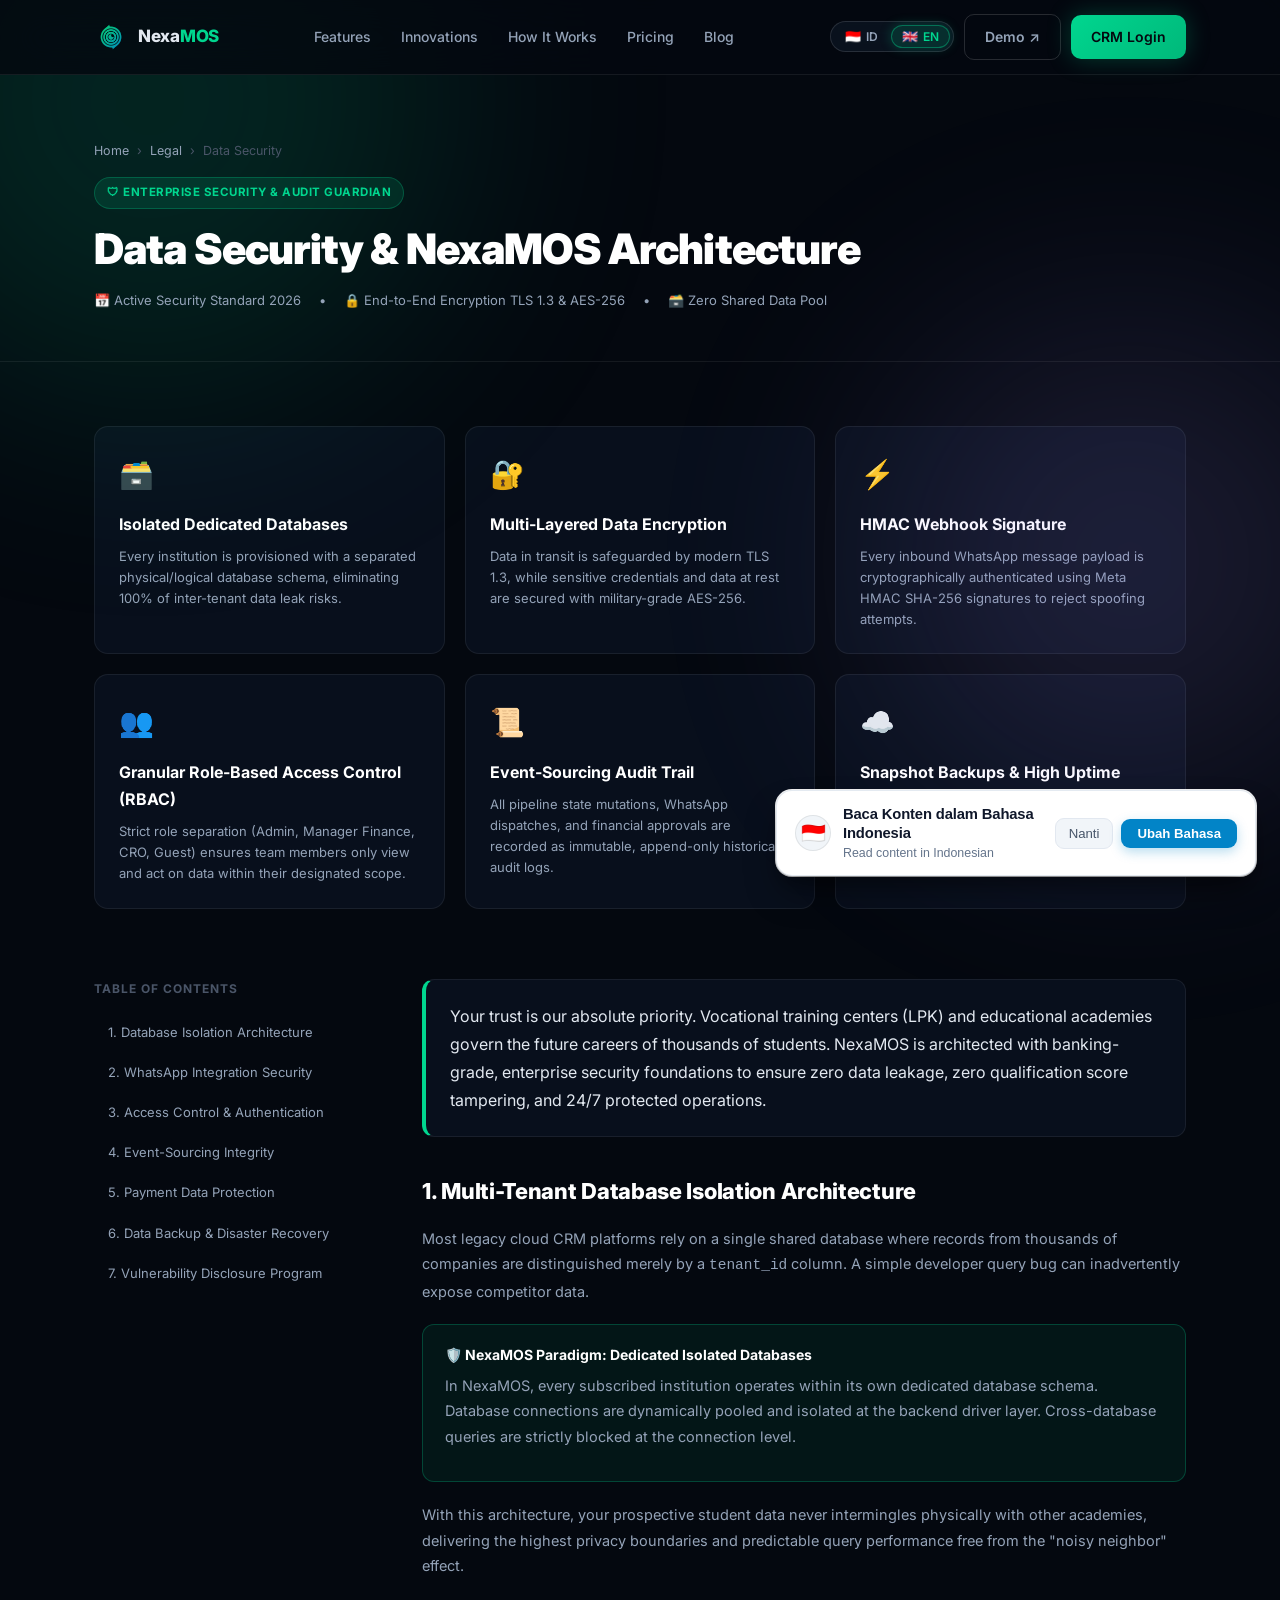
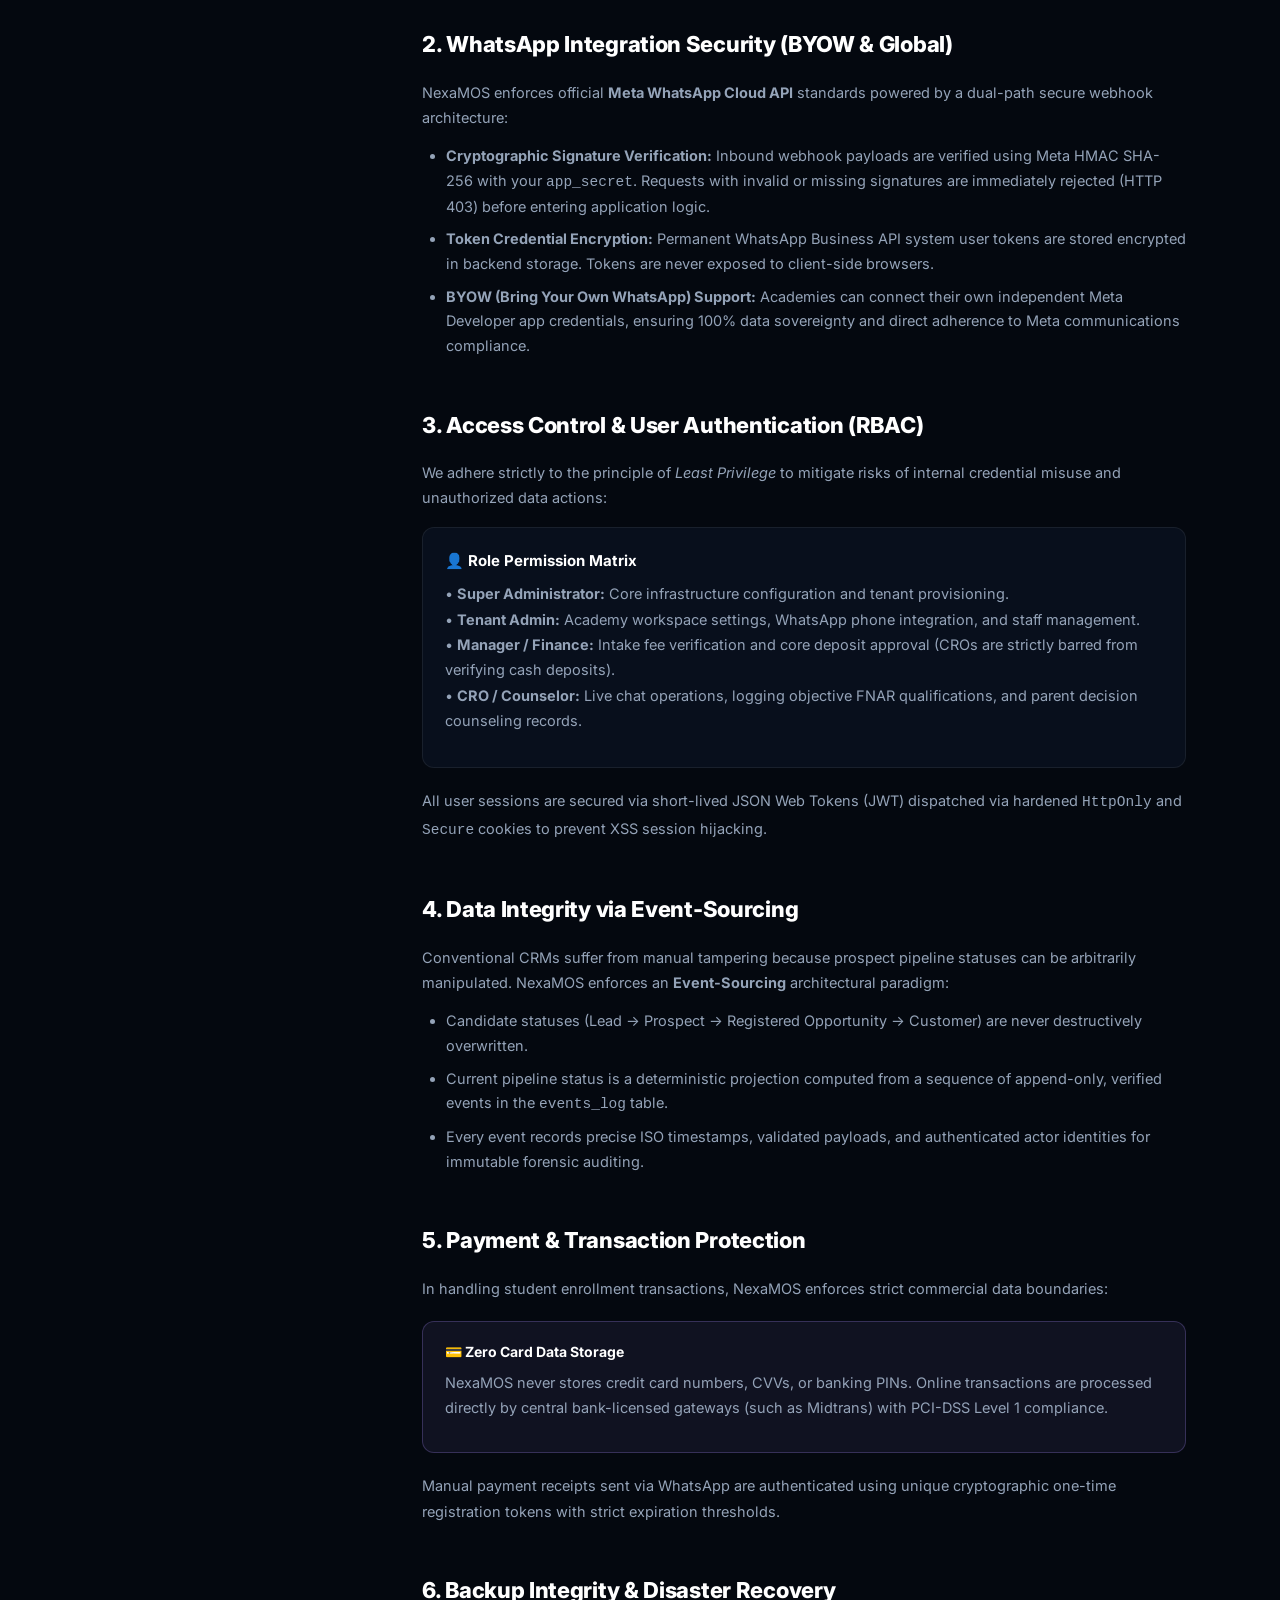
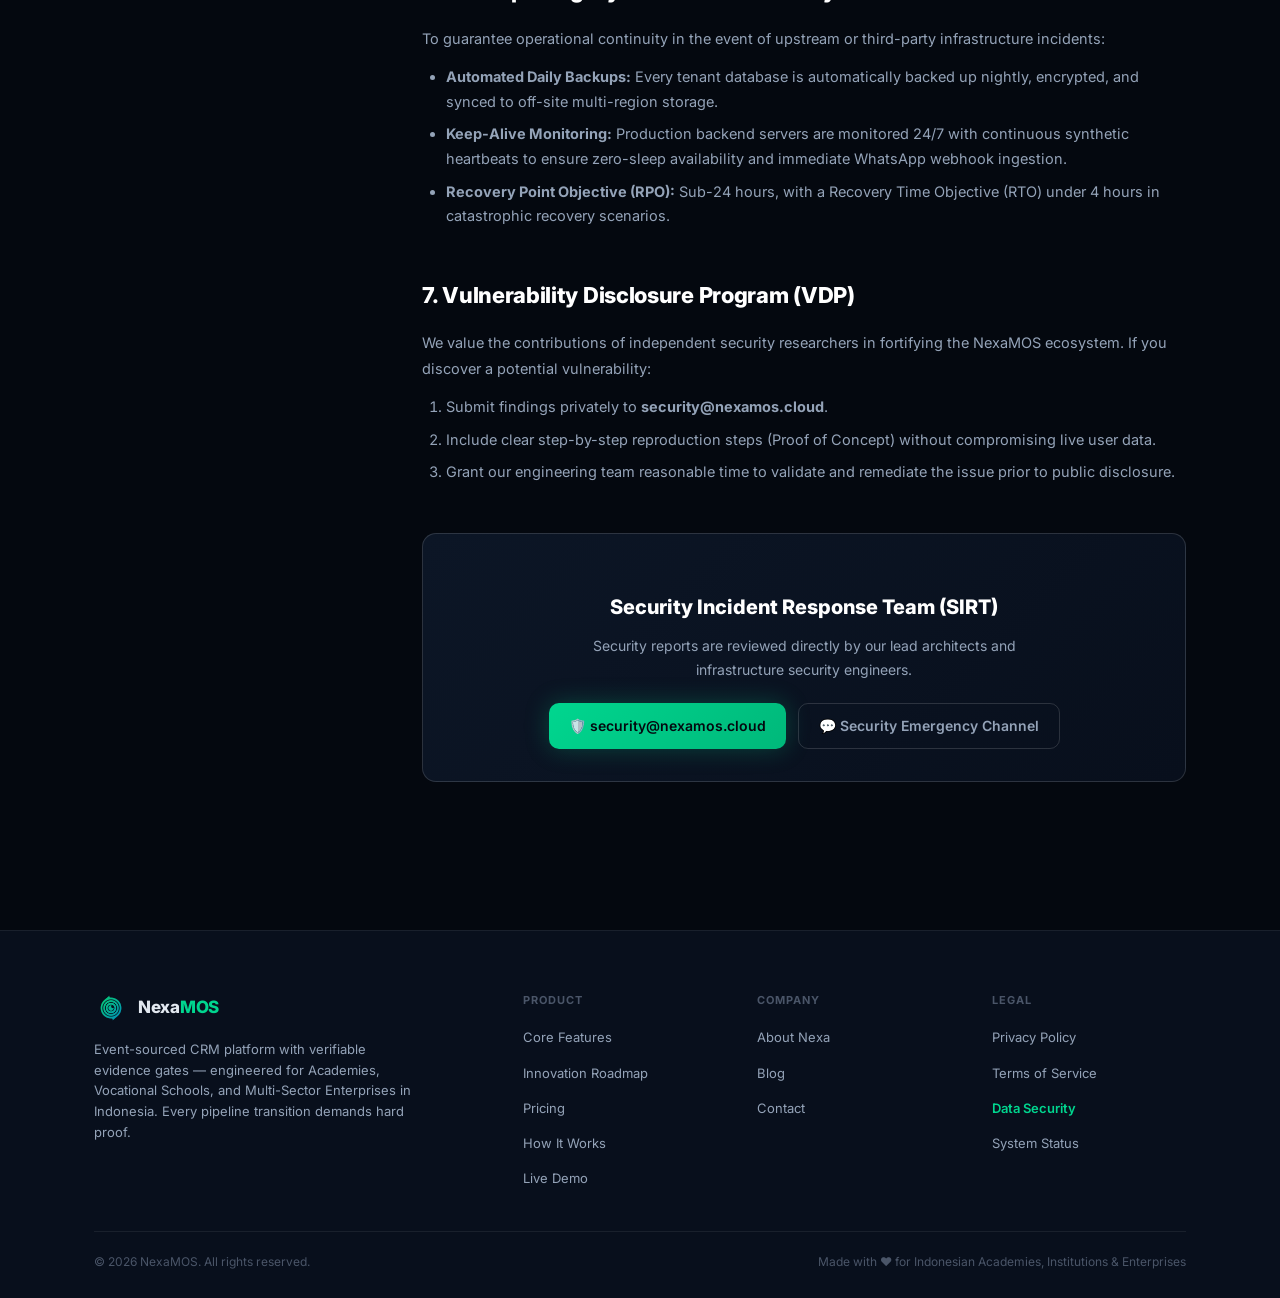
<file: security.html>
<!DOCTYPE html>
<html lang="id">

<head>
  <meta charset="UTF-8">
  <meta name="viewport" content="width=device-width, initial-scale=1.0">
  <title>Keamanan Data &amp; Infrastruktur — NexaMOS CRM</title>
  <meta name="description"
    content="Standar Keamanan Data Enterprise NexaMOS CRM: Database privat terisolasi per-tenant, enkripsi TLS 1.3 &amp; AES-256, verifikasi HMAC webhook, dan kepatuhan UU PDP.">
  <link rel="canonical" href="https://nexamos.cloud/security">
  <meta property="og:type" content="website">
  <meta property="og:url" content="https://nexamos.cloud/security">
  <meta property="og:title" content="Keamanan Data &amp; Infrastruktur — NexaMOS CRM">
  <meta property="og:description"
    content="Arsitektur keamanan berlapis, database terisolasi, dan enkripsi data calon siswa pada platform NexaMOS CRM.">
  <meta property="og:image" content="https://nexamos.cloud/og-image.png">
  <meta name="twitter:card" content="summary_large_image">
  <meta name="robots" content="index, follow">

  <!-- Internationalization (i18n) Engine -->
  <script src="/i18n.js"></script>

  <link rel="preconnect" href="https://fonts.googleapis.com">
  <link href="https://fonts.googleapis.com/css2?family=Inter:wght@300;400;500;600;700;800;900&display=swap"
    rel="stylesheet">
  <link rel="icon" type="image/svg+xml" href="/favicon.svg">
  <link rel="icon" type="image/png" sizes="32x32" href="/favicon-32x32.png">
  <link rel="icon" type="image/png" sizes="16x16" href="/favicon-16x16.png">
  <link rel="shortcut icon" href="/favicon.ico">
  <meta name="theme-color" content="#04080F">

  <style>
    *,
    *::before,
    *::after {
      box-sizing: border-box;
      margin: 0;
      padding: 0;
    }

    :root {
      --bg: #04080f;
      --bg2: #080f1c;
      --bg3: #0c1626;
      --bg4: #111e33;
      --bd: rgba(255, 255, 255, .07);
      --bdh: rgba(255, 255, 255, .14);
      --gr: #00d68f;
      --grd: rgba(0, 214, 143, .12);
      --bl: #4d9fff;
      --bld: rgba(77, 159, 255, .12);
      --pu: #a78bfa;
      --pud: rgba(167, 139, 250, .12);
      --am: #fbbf24;
      --rd: #f87171;
      --tx: #e2e8f0;
      --tx2: #94a3b8;
      --tx3: #4a5568;
      --mw: 1140px;
      --r: 14px;
    }

    html {
      scroll-behavior: smooth;
    }

    body {
      font-family: 'Inter', -apple-system, BlinkMacSystemFont, sans-serif;
      background: var(--bg);
      color: var(--tx);
      overflow-x: hidden;
      line-height: 1.7;
    }

    .w {
      max-width: var(--mw);
      margin: 0 auto;
      padding: 0 24px;
    }

    /* Ambient Glow */
    .blob {
      position: fixed;
      border-radius: 50%;
      filter: blur(130px);
      pointer-events: none;
      z-index: 0;
      opacity: .14;
    }

    .b1 {
      width: 600px;
      height: 600px;
      background: var(--gr);
      top: -200px;
      left: -150px;
    }

    .b2 {
      width: 500px;
      height: 500px;
      background: var(--pu);
      bottom: 10%;
      right: -100px;
    }

    /* Navigation */
    nav {
      position: fixed;
      top: 0;
      left: 0;
      right: 0;
      z-index: 1000;
      padding: 14px 0;
      background: rgba(4, 8, 15, .82);
      backdrop-filter: blur(20px) saturate(180%);
      -webkit-backdrop-filter: blur(20px) saturate(180%);
      border-bottom: 1px solid var(--bd);
    }

    .ni {
      display: flex;
      align-items: center;
      justify-content: space-between;
      max-width: var(--mw);
      margin: 0 auto;
      padding: 0 24px;
    }

    .logo {
      display: flex;
      align-items: center;
      gap: 10px;
      text-decoration: none;
    }

    .lm {
      width: 34px;
      height: 34px;
      border-radius: 8px;
      display: block;
      object-fit: contain;
    }

    .lt {
      font-size: 17px;
      font-weight: 800;
      color: var(--tx);
      letter-spacing: -0.3px;
    }

    .lt span {
      color: var(--gr);
    }

    .nl {
      display: flex;
      gap: 4px;
    }

    .nl a {
      color: var(--tx2);
      text-decoration: none;
      padding: 7px 13px;
      border-radius: 8px;
      font-size: 14px;
      font-weight: 500;
      transition: all .2s;
    }

    .nl a:hover {
      color: var(--tx);
      background: var(--bg4);
    }

    .ne {
      display: flex;
      align-items: center;
      gap: 10px;
    }

    .btn {
      display: inline-flex;
      align-items: center;
      gap: 8px;
      padding: 10px 20px;
      border-radius: 10px;
      font-size: 14px;
      font-weight: 600;
      cursor: pointer;
      text-decoration: none;
      transition: all .25s;
      border: none;
      font-family: inherit;
    }

    .bp {
      background: linear-gradient(135deg, var(--gr), #00b87a);
      color: #04080f;
      box-shadow: 0 0 24px rgba(0, 214, 143, .25);
    }

    .bp:hover {
      transform: translateY(-2px);
      box-shadow: 0 0 35px rgba(0, 214, 143, .38);
    }

    .bg {
      background: transparent;
      color: var(--tx2);
      border: 1px solid var(--bdh);
    }

    .bg:hover {
      background: var(--bg4);
      color: var(--tx);
    }

    /* Language Switcher Styling */
    .lang-switch-wrap {
      display: inline-flex;
      align-items: center;
      background: rgba(14, 23, 38, 0.7);
      border: 1px solid rgba(255, 255, 255, 0.12);
      border-radius: 20px;
      padding: 3px;
      backdrop-filter: blur(12px);
      -webkit-backdrop-filter: blur(12px);
      gap: 2px;
      user-select: none;
    }

    .lang-btn {
      display: inline-flex;
      align-items: center;
      gap: 5px;
      background: transparent;
      border: 1px solid transparent;
      border-radius: 16px;
      padding: 4px 10px;
      font-size: 12px;
      font-weight: 600;
      color: var(--tx2);
      cursor: pointer;
      font-family: inherit;
      transition: all 0.2s cubic-bezier(0.4, 0, 0.2, 1);
      line-height: 1;
    }

    .lang-btn:hover {
      color: var(--tx);
      background: rgba(255, 255, 255, 0.05);
    }

    .lang-btn.active {
      background: rgba(0, 214, 143, 0.15);
      border-color: rgba(0, 214, 143, 0.4);
      color: var(--gr);
      box-shadow: 0 0 12px rgba(0, 214, 143, 0.25);
    }

    .lang-btn .lang-flag {
      font-size: 13px;
      line-height: 1;
    }

    .nav-mob-actions {
      display: none;
      align-items: center;
      gap: 10px;
    }

    .mm-lang-row {
      display: flex;
      align-items: center;
      justify-content: space-between;
      padding: 14px 0;
      border-bottom: 1px solid var(--bd);
      margin-bottom: 8px;
    }

    .mm-lang-label {
      font-size: 14px;
      font-weight: 600;
      color: var(--tx2);
    }

    .hb {
      display: none;
      align-items: center;
      justify-content: center;
      background: none;
      border: 1px solid var(--bdh);
      border-radius: 8px;
      width: 36px;
      height: 36px;
      padding: 0;
      cursor: pointer;
      color: var(--tx2);
      font-size: 18px;
      line-height: 1;
      font-family: inherit;
      transition: all .2s;
    }

    .hb:hover {
      color: var(--tx);
      border-color: var(--bd);
      background: var(--bg4);
    }

    .mm {
      display: none;
      position: fixed;
      top: 0;
      left: 0;
      right: 0;
      bottom: 0;
      background: rgba(4, 8, 15, .97);
      backdrop-filter: blur(25px);
      z-index: 1001;
      padding: 24px;
      flex-direction: column;
    }

    .mm.active {
      display: flex;
    }

    .mm a {
      color: var(--tx);
      text-decoration: none;
      font-size: 18px;
      font-weight: 600;
      padding: 14px 0;
      border-bottom: 1px solid var(--bd);
    }

    /* Page Hero */
    .page-hero {
      padding: 140px 0 50px;
      position: relative;
      z-index: 1;
      border-bottom: 1px solid var(--bd);
    }

    .breadcrumb {
      display: flex;
      align-items: center;
      gap: 8px;
      font-size: 12.5px;
      color: var(--tx3);
      margin-bottom: 16px;
    }

    .breadcrumb a {
      color: var(--tx2);
      text-decoration: none;
      transition: color .2s;
    }

    .breadcrumb a:hover {
      color: var(--gr);
    }

    .pill-badge {
      display: inline-flex;
      align-items: center;
      gap: 6px;
      background: var(--grd);
      color: var(--gr);
      border: 1px solid rgba(0, 214, 143, .25);
      padding: 5px 12px;
      border-radius: 999px;
      font-size: 11.5px;
      font-weight: 700;
      letter-spacing: 0.5px;
      text-transform: uppercase;
      margin-bottom: 14px;
    }

    .hero-title {
      font-size: clamp(28px, 4vw, 42px);
      font-weight: 900;
      line-height: 1.25;
      letter-spacing: -0.02em;
      color: #fff;
      margin-bottom: 14px;
    }

    .hero-meta {
      display: flex;
      align-items: center;
      gap: 18px;
      font-size: 13px;
      color: var(--tx2);
      flex-wrap: wrap;
    }

    .hero-meta span {
      display: inline-flex;
      align-items: center;
      gap: 6px;
    }

    /* Pillars Grid */
    .pillars-section {
      padding: 40px 0 20px;
    }

    .pillars-grid {
      display: grid;
      grid-template-columns: repeat(3, 1fr);
      gap: 20px;
      margin-top: 24px;
    }

    .pillar-card {
      background: var(--bg2);
      border: 1px solid var(--bd);
      border-radius: 14px;
      padding: 24px;
      transition: all .25s;
    }

    .pillar-card:hover {
      border-color: rgba(0, 214, 143, .35);
      transform: translateY(-3px);
      box-shadow: 0 10px 30px rgba(0, 0, 0, .4);
    }

    .pillar-icon {
      font-size: 28px;
      margin-bottom: 12px;
    }

    .pillar-title {
      font-size: 16px;
      font-weight: 700;
      color: #fff;
      margin-bottom: 8px;
    }

    .pillar-desc {
      font-size: 13px;
      color: var(--tx2);
      line-height: 1.6;
    }

    /* Main Layout */
    .doc-layout {
      display: grid;
      grid-template-columns: 280px 1fr;
      gap: 48px;
      padding: 50px 0 100px;
      position: relative;
      z-index: 1;
    }

    /* Sticky Sidebar */
    .doc-sidebar {
      position: sticky;
      top: 100px;
      height: fit-content;
      max-height: calc(100vh - 120px);
      overflow-y: auto;
      padding-right: 12px;
    }

    .doc-sidebar h4 {
      font-size: 12px;
      font-weight: 700;
      letter-spacing: 1px;
      text-transform: uppercase;
      color: var(--tx3);
      margin-bottom: 16px;
    }

    .toc-list {
      list-style: none;
      display: flex;
      flex-direction: column;
      gap: 6px;
    }

    .toc-list a {
      color: var(--tx2);
      text-decoration: none;
      font-size: 13px;
      padding: 6px 12px;
      border-radius: 8px;
      transition: all .2s;
      display: block;
      border-left: 2px solid transparent;
    }

    .toc-list a:hover {
      color: var(--tx);
      background: var(--bg3);
      border-left-color: var(--gr);
    }

    /* Content Area */
    .doc-content {
      max-width: 800px;
    }

    .doc-lead {
      font-size: 16px;
      color: var(--tx);
      line-height: 1.75;
      margin-bottom: 36px;
      background: var(--bg2);
      border: 1px solid var(--bd);
      border-left: 4px solid var(--gr);
      padding: 22px 24px;
      border-radius: 12px;
    }

    .doc-section {
      margin-bottom: 48px;
      scroll-margin-top: 100px;
    }

    .doc-section h2 {
      font-size: 22px;
      font-weight: 800;
      color: #fff;
      margin-bottom: 16px;
      letter-spacing: -0.3px;
      display: flex;
      align-items: center;
      gap: 10px;
    }

    .doc-section h3 {
      font-size: 16px;
      font-weight: 700;
      color: var(--tx);
      margin: 24px 0 10px;
    }

    .doc-section p {
      color: var(--tx2);
      font-size: 14.5px;
      margin-bottom: 14px;
      line-height: 1.75;
    }

    .doc-section ul,
    .doc-section ol {
      margin: 12px 0 18px 24px;
      color: var(--tx2);
      font-size: 14.5px;
    }

    .doc-section li {
      margin-bottom: 8px;
      line-height: 1.7;
    }

    .doc-card {
      background: var(--bg2);
      border: 1px solid var(--bd);
      border-radius: 12px;
      padding: 20px 22px;
      margin: 16px 0 20px;
    }

    .doc-card-title {
      font-size: 15px;
      font-weight: 700;
      color: #fff;
      margin-bottom: 8px;
      display: flex;
      align-items: center;
      gap: 8px;
    }

    .callout-box {
      background: rgba(0, 214, 143, .07);
      border: 1px solid rgba(0, 214, 143, .25);
      border-radius: 12px;
      padding: 18px 22px;
      margin: 20px 0;
    }

    .callout-box.blue {
      background: rgba(77, 159, 255, .08);
      border-color: rgba(77, 159, 255, .25);
    }

    .callout-box.purple {
      background: rgba(167, 139, 250, .08);
      border-color: rgba(167, 139, 250, .25);
    }

    .callout-title {
      font-size: 14px;
      font-weight: 700;
      color: #fff;
      margin-bottom: 6px;
      display: flex;
      align-items: center;
      gap: 6px;
    }

    .contact-box {
      background: linear-gradient(135deg, var(--bg3), var(--bg2));
      border: 1px solid var(--bdh);
      border-radius: var(--r);
      padding: 32px;
      margin-top: 48px;
      text-align: center;
    }

    .contact-box h3 {
      font-size: 20px;
      font-weight: 800;
      color: #fff;
      margin-bottom: 10px;
    }

    .contact-box p {
      color: var(--tx2);
      font-size: 14px;
      max-width: 500px;
      margin: 0 auto 20px;
    }

    /* Footer */
    footer {
      background: var(--bg2);
      border-top: 1px solid var(--bd);
      padding: 60px 0 30px;
      position: relative;
      z-index: 1;
    }

    .fg {
      display: grid;
      grid-template-columns: 2fr 1fr 1fr 1fr;
      gap: 40px;
      margin-bottom: 40px;
    }

    .fbrand p {
      font-size: 13px;
      color: var(--tx2);
      margin: 14px 0 20px;
      max-width: 320px;
      line-height: 1.6;
    }

    .fcol h5 {
      font-size: 11px;
      font-weight: 700;
      letter-spacing: 1px;
      text-transform: uppercase;
      color: var(--tx3);
      margin-bottom: 14px;
    }

    .fcol ul {
      list-style: none;
      display: flex;
      flex-direction: column;
      gap: 8px;
    }

    .fcol a {
      color: var(--tx2);
      text-decoration: none;
      font-size: 13px;
      transition: color .2s;
    }

    .fcol a:hover {
      color: var(--gr);
    }

    .fbot {
      display: flex;
      justify-content: space-between;
      align-items: center;
      padding-top: 20px;
      border-top: 1px solid var(--bd);
      font-size: 12px;
      color: var(--tx3);
    }

    @media (max-width: 1024px) {
      .pillars-grid {
        grid-template-columns: repeat(2, 1fr);
      }
    }

    @media (max-width: 860px) {
      .doc-layout {
        grid-template-columns: 1fr;
        gap: 30px;
      }

      .doc-sidebar {
        position: static;
        max-height: none;
        background: var(--bg2);
        border: 1px solid var(--bd);
        border-radius: 12px;
        padding: 20px;
      }

      .nl,
      .ne {
        display: none;
      }

      .nav-mob-actions {
        display: inline-flex;
      }

      .hb {
        display: inline-flex;
      }

      .fg {
        grid-template-columns: 1fr 1fr;
      }
    }

    @media (max-width: 600px) {
      .pillars-grid {
        grid-template-columns: 1fr;
      }
    }

    @media (max-width: 520px) {
      .fg {
        grid-template-columns: 1fr;
        gap: 28px;
      }

      .fbot {
        flex-direction: column;
        gap: 10px;
        text-align: center;
      }
    }
  </style>
</head>

<body>
  <div class="blob b1"></div>
  <div class="blob b2"></div>

  <!-- Navigation -->
  <nav id="nav">
    <div class="ni">
      <a href="/" class="logo">
        <img src="/logo.png" alt="Nexa MOS Logo" class="lm" width="34" height="34">
        <span class="lt">Nexa<span>MOS</span></span>
      </a>
      <div class="nl">
        <a href="/#features" data-i18n="nav_features">Fitur</a>
        <a href="/#innovations" data-i18n="nav_innovations">Inovasi</a>
        <a href="/#how" data-i18n="nav_how">Cara Kerja</a>
        <a href="/#pricing" data-i18n="nav_pricing">Harga</a>
        <a href="/blog" data-i18n="nav_blog">Blog</a>
      </div>
      <div class="ne">
        <!-- Language Switcher Desktop -->
        <div class="lang-switch-wrap" role="group" aria-label="Pilih Bahasa / Language Selection">
          <button type="button" class="lang-btn" data-lang="id" onclick="setLanguage('id')">
            <span class="lang-flag">🇮🇩</span> ID
          </button>
          <button type="button" class="lang-btn active" data-lang="en" onclick="setLanguage('en')">
            <span class="lang-flag">🇬🇧</span> EN
          </button>
        </div>
        <a href="https://demo.nexamos.cloud" target="_blank" class="btn bg" data-i18n="nav_demo_btn">Demo &#8599;</a>
        <a href="https://crm.nexamos.cloud/login" target="_blank" class="btn bp" data-i18n="nav_login_crm">Masuk CRM</a>
      </div>
      <div class="nav-mob-actions">
        <!-- Language Switcher Mobile Nav -->
        <div class="lang-switch-wrap" role="group" aria-label="Pilih Bahasa / Language Selection">
          <button type="button" class="lang-btn" data-lang="id" onclick="setLanguage('id')">
            <span class="lang-flag">🇮🇩</span> ID
          </button>
          <button type="button" class="lang-btn active" data-lang="en" onclick="setLanguage('en')">
            <span class="lang-flag">🇬🇧</span> EN
          </button>
        </div>
        <button class="hb" id="hb" aria-label="Menu" data-i18n="nav_menu_btn">&#9776;</button>
      </div>
    </div>
  </nav>

  <!-- Mobile Menu Drawer -->
  <div class="mm" id="mm">
    <div style="display:flex;justify-content:space-between;align-items:center;margin-bottom:24px">
      <a href="/" class="logo" onclick="toggleMenu()">
        <img src="/logo.png" alt="Nexa MOS Logo" class="lm" width="34" height="34">
        <span class="lt">Nexa<span>MOS</span></span>
      </a>
      <button type="button" onclick="toggleMenu()" aria-label="Tutup Menu"
        style="background:none;border:1px solid var(--bdh);color:var(--tx2);font-size:18px;border-radius:8px;padding:6px 12px;cursor:pointer">&#10005;</button>
    </div>
    <!-- Mobile Menu Language Row -->
    <div class="mm-lang-row">
      <span class="mm-lang-label" data-i18n="nav_lang_label">Bahasa / Language:</span>
      <div class="lang-switch-wrap" role="group">
        <button type="button" class="lang-btn" data-lang="id" onclick="setLanguage('id')">
          <span class="lang-flag">🇮🇩</span> ID
        </button>
        <button type="button" class="lang-btn active" data-lang="en" onclick="setLanguage('en')">
          <span class="lang-flag">🇬🇧</span> EN
        </button>
      </div>
    </div>
    <a href="/" onclick="toggleMenu()" data-i18n="nav_home">Beranda</a>
    <a href="/#features" onclick="toggleMenu()" data-i18n="nav_features">Fitur</a>
    <a href="/#innovations" onclick="toggleMenu()" data-i18n="nav_innovations">Inovasi</a>
    <a href="/#pricing" onclick="toggleMenu()" data-i18n="nav_pricing">Harga</a>
    <a href="/blog" onclick="toggleMenu()" data-i18n="nav_blog">Blog</a>
    <div style="margin-top:28px;display:flex;flex-direction:column;gap:12px">
      <a href="https://demo.nexamos.cloud" target="_blank" class="btn bg" style="justify-content:center" data-i18n="nav_demo_live">Demo Live &#8599;</a>
      <a href="https://crm.nexamos.cloud/login" target="_blank" class="btn bp" style="justify-content:center" data-i18n="nav_login_crm">Masuk CRM</a>
    </div>
  </div>

  <!-- Page Hero -->
  <header class="page-hero">
    <div class="w">
      <div class="breadcrumb">
        <a href="/" data-i18n="bc_home">Beranda</a>
        <span>&rsaquo;</span>
        <a href="/security" data-i18n="bc_legal">Legal</a>
        <span>&rsaquo;</span>
        <span data-i18n="bc_security">Keamanan Data</span>
      </div>
      <div class="pill-badge" data-i18n="sec_badge">&#128737;&#65039; Keamanan Enterprise &amp; Kepatuhan</div>
      <h1 class="hero-title" data-i18n="sec_hero_title">Keamanan Data &amp; Arsitektur NexaMOS</h1>
      <div class="hero-meta">
        <span data-i18n="sec_meta_1">&#128197; Standar Keamanan Aktif 2026</span>
        <span>&bull;</span>
        <span data-i18n="sec_meta_2">&#128274; Enkripsi End-to-End TLS 1.3 &amp; AES-256</span>
        <span>&bull;</span>
        <span data-i18n="sec_meta_3">&#128451;&#65039; Zero Shared Data Pool</span>
      </div>
    </div>
  </header>

  <!-- 6 Security Pillars Grid -->
  <section class="pillars-section">
    <div class="w">
      <div class="pillars-grid">
        <div class="pillar-card">
          <div class="pillar-icon">&#128451;&#65039;</div>
          <div class="pillar-title" data-i18n="sec_pillar_1_title">Database Privat Terisolasi</div>
          <div class="pillar-desc" data-i18n="sec_pillar_1_desc">Setiap lembaga mendapatkan basis data fisik/skema terpisah. Mencegah 100% risiko kebocoran data antar-lembaga (tenant isolation).</div>
        </div>
        <div class="pillar-card">
          <div class="pillar-icon">&#128272;</div>
          <div class="pillar-title" data-i18n="sec_pillar_2_title">Enkripsi Data Berlapis</div>
          <div class="pillar-desc" data-i18n="sec_pillar_2_desc">Protokol transfer data terlindungi enkripsi TLS 1.3 terkini dan kredensial sensitif disimpan terenkripsi standar militer AES-256.</div>
        </div>
        <div class="pillar-card">
          <div class="pillar-icon">&#9889;</div>
          <div class="pillar-title" data-i18n="sec_pillar_3_title">HMAC Webhook Signature</div>
          <div class="pillar-desc" data-i18n="sec_pillar_3_desc">Setiap pesan WhatsApp masuk divalidasi keabsahannya dengan tanda tangan kriptografi Meta SHA-256 guna menolak serangan spoofing.</div>
        </div>
        <div class="pillar-card">
          <div class="pillar-icon">&#128101;</div>
          <div class="pillar-title" data-i18n="sec_pillar_4_title">RBAC Otorisasi Ketat</div>
          <div class="pillar-desc" data-i18n="sec_pillar_4_desc">Pemisahan peran hak akses detail (Admin, Manager Finance, CRO, Guest) memastikan staf hanya melihat data sesuai wewenangnya.</div>
        </div>
        <div class="pillar-card">
          <div class="pillar-icon">&#128220;</div>
          <div class="pillar-title" data-i18n="sec_pillar_5_title">Audit Log Event-Sourcing</div>
          <div class="pillar-desc" data-i18n="sec_pillar_5_desc">Semua transaksi, mutasi status siswa, dan verifikasi keuangan tercatat sebagai immutable audit trail permanen yang tidak dapat diubah.</div>
        </div>
        <div class="pillar-card">
          <div class="pillar-icon">&#9729;&#65039;</div>
          <div class="pillar-title" data-i18n="sec_pillar_6_title">Snapshot Backup &amp; High Uptime</div>
          <div class="pillar-desc" data-i18n="sec_pillar_6_desc">Cadangan data otomatis harian tersimpan aman di cloud terenkripsi terpisah dengan uptime server termonitor 24/7.</div>
        </div>
      </div>
    </div>
  </section>

  <!-- Document Body -->
  <div class="w">
    <div class="doc-layout">
      <!-- Sticky Sidebar TOC -->
      <aside class="doc-sidebar">
        <h4 data-i18n="sec_toc_title">Daftar Isi</h4>
        <ul class="toc-list">
          <li><a href="#arsitektur-isolasi" data-i18n="sec_toc_1">1. Arsitektur Isolasi Database</a></li>
          <li><a href="#keamanan-whatsapp" data-i18n="sec_toc_2">2. Keamanan Integrasi WhatsApp</a></li>
          <li><a href="#autentikasi-akses" data-i18n="sec_toc_3">3. Kontrol Akses &amp; Autentikasi</a></li>
          <li><a href="#event-sourcing" data-i18n="sec_toc_4">4. Integritas Event-Sourcing</a></li>
          <li><a href="#keamanan-keuangan" data-i18n="sec_toc_5">5. Proteksi Data Pembayaran</a></li>
          <li><a href="#disaster-recovery" data-i18n="sec_toc_6">6. Cadangan Data &amp; Pemulihan</a></li>
          <li><a href="#responsible-disclosure" data-i18n="sec_toc_7">7. Pelaporan Kerentanan Keamanan</a></li>
        </ul>
      </aside>

      <!-- Main Content -->
      <main class="doc-content">
        <div class="doc-lead" data-i18n="sec_lead">
          Kepercayaan Anda adalah prioritas absolut kami. Lembaga Pelatihan Kerja (LPK) dan institusi pendidikan mengelola data masa depan ribuan anak bangsa. NexaMOS dibangun dari fondasi arsitektur keamanan tingkat perbankan (*enterprise-grade*) untuk memastikan tidak ada kebocoran data, tidak ada manipulasi nilai kualifikasi, dan operasional Anda selalu terlindungi.
        </div>

        <!-- Section 1 -->
        <section id="arsitektur-isolasi" class="doc-section">
          <h2 data-i18n="sec_s1_title">1. Arsitektur Isolasi Database Multi-Tenant</h2>
          <p data-i18n="sec_s1_p1">
            Mayoritas platform CRM cloud konvensional menggunakan satu tabel database bersama (*single shared database*) di mana baris data ribuan perusahaan dipisahkan hanya dengan kolom <code>tenant_id</code>. Kesalahan kecil pada query developer dapat membocorkan seluruh data kompetitor Anda.
          </p>
          <div class="callout-box">
            <div class="callout-title" data-i18n="sec_s1_callout_title">&#128737;&#65039; Paradigma NexaMOS: Dedicated Isolated Database</div>
            <p data-i18n="sec_s1_callout_desc">
              Di NexaMOS, setiap lembaga LPK yang menjadi tenant resmi ditempatkan dalam skema basis data mandiri. Koneksi database dipool secara dinamis dan diisolasi di tingkat driver backend. Akses lintas database secara teknis diblokir pada layer koneksi server.
            </p>
          </div>
          <p data-i18n="sec_s1_p2">
            Dengan arsitektur ini, data pendaftar Anda tidak pernah bercampur secara fisik dengan lembaga lain, memberikan perlindungan privasi tertinggi dan performa query yang konsisten tanpa terganggu lonjakan traffic tenant lain (*noisy neighbor problem*).
          </p>
        </section>

        <!-- Section 2 -->
        <section id="keamanan-whatsapp" class="doc-section">
          <h2 data-i18n="sec_s2_title">2. Keamanan Integrasi WhatsApp (BYOW &amp; Global)</h2>
          <p data-i18n="sec_s2_p1">
            NexaMOS menerapkan standar integrasi <strong>WhatsApp Cloud API Resmi Meta</strong> dengan arsitektur webhook hibrida aman:
          </p>
          <ul>
            <li data-i18n="sec_s2_li_1"><strong>Verifikasi Tanda Tangan Kriptografi:</strong> Setiap payload webhook yang diterima server diverifikasi menggunakan HMAC SHA-256 dengan <code>app_secret</code> Meta. Request yang tidak memiliki tanda tangan valid langsung ditolak (HTTP 403) sebelum mencapai layer aplikasi.</li>
            <li data-i18n="sec_s2_li_2"><strong>Enkripsi Kredensial Token:</strong> Akses token permanen WhatsApp Business API disimpan dalam basis data utama terenkripsi. Token tidak pernah diekspos ke sisi frontend klien.</li>
            <li data-i18n="sec_s2_li_3"><strong>Dukungan BYOW (Bring Your Own WhatsApp):</strong> Lembaga dapat menggunakan kredensial Meta Developer independen milik sendiri untuk kepatuhan penuh terhadap kebijakan kepemilikan data komunikasi Meta.</li>
          </ul>
        </section>

        <!-- Section 3 -->
        <section id="autentikasi-akses" class="doc-section">
          <h2 data-i18n="sec_s3_title">3. Kontrol Akses &amp; Autentikasi Pengguna (RBAC)</h2>
          <p data-i18n="sec_s3_p1">
            Kami menerapkan prinsip *Least Privilege* (hak akses seminimal mungkin sesuai kebutuhan tugas) untuk memitigasi risiko penyalahgunaan wewenang internal:
          </p>
          <div class="doc-card">
            <div class="doc-card-title" data-i18n="sec_s3_card_title">&#128100; Tingkatan Hak Akses (Role Matrix)</div>
            <p data-i18n="sec_s3_card_desc">
              &bull; <strong>Super Administrator:</strong> Konfigurasi infrastruktur dan provisi tenant baru.
              <br>&bull; <strong>Tenant Admin:</strong> Pengaturan lembaga, integrasi nomor WhatsApp, dan manajemen staf.
              <br>&bull; <strong>Manager / Finance:</strong> Verifikasi pembayaran formulir dan persetujuan deposit pendaftaran (eksklusif, CRO tidak berhak memverifikasi uang pendaftaran).
              <br>&bull; <strong>CRO / Konselor:</strong> Mengelola interaksi live chat, mencatat bukti kualifikasi FNAR, dan jadwal konsultasi orang tua.
            </p>
          </div>
          <p data-i18n="sec_s3_p2">
            Seluruh sesi pengguna diamankan dengan JSON Web Token (JWT) berdurasi terbatas dan ditransmisikan melalui cookie beratribut <code>HttpOnly</code> dan <code>Secure</code>.
          </p>
        </section>

        <!-- Section 4 -->
        <section id="event-sourcing" class="doc-section">
          <h2 data-i18n="sec_s4_title">4. Integritas Data Melalui Event-Sourcing</h2>
          <p data-i18n="sec_s4_p1">
            CRM tradisional rentan terhadap manipulasi karena status prospek dapat diubah sepihak secara sembarangan. NexaMOS menerapkan konsep <strong>Event-Sourcing</strong>:
          </p>
          <ul>
            <li data-i18n="sec_s4_li_1">Status siswa (Lead &rarr; Prospect &rarr; Registered Opportunity &rarr; Customer) tidak pernah di-*overwrite* sembarangan.</li>
            <li data-i18n="sec_s4_li_2">Status merupakan proyeksi hasil kalkulasi dari serangkaian kejadian nyata (*immutable events*) yang tersimpan di tabel <code>events_log</code>.</li>
            <li data-i18n="sec_s4_li_3">Setiap event mencatat stempel waktu presisi (*timestamp*), data masukan (*payload*), serta identitas pengguna penanggung jawab untuk tujuan audit forensik.</li>
          </ul>
        </section>

        <!-- Section 5 -->
        <section id="keamanan-keuangan" class="doc-section">
          <h2 data-i18n="sec_s5_title">5. Proteksi Data Pembayaran &amp; Transaksi Formulir</h2>
          <p data-i18n="sec_s5_p1">
            Dalam transaksi pendaftaran siswa baru, NexaMOS memisahkan pencatatan komersial secara ketat:
          </p>
          <div class="callout-box purple">
            <div class="callout-title" data-i18n="sec_s5_callout_title">&#128179; Nol Penyimpanan Data Kartu Kredit</div>
            <p data-i18n="sec_s5_callout_desc">
              NexaMOS tidak pernah menyimpan nomor kartu kredit atau PIN rekening bank pengguna. Transaksi daring diproses langsung oleh payment gateway resmi berlisensi Bank Indonesia (seperti Midtrans) dengan standar keamanan PCI-DSS Level 1.
            </p>
          </div>
          <p data-i18n="sec_s5_p2">
            Bukti transfer manual yang dikirimkan calon siswa melalui WhatsApp diverifikasi dengan token unik heksadesimal sekali pakai (*one-time registration token*) yang memiliki masa kedaluwarsa ketat.
          </p>
        </section>

        <!-- Section 6 -->
        <section id="disaster-recovery" class="doc-section">
          <h2 data-i18n="sec_s6_title">6. Cadangan Data &amp; Disaster Recovery</h2>
          <p data-i18n="sec_s6_p1">
            Untuk memastikan kontinuitas operasional lembaga Anda jika terjadi bencana sistem eksternal:
          </p>
          <ul>
            <li data-i18n="sec_s6_li_1"><strong>Automated Daily Backups:</strong> Seluruh basis data tenant dicadangkan secara otomatis setiap malam dan dienkripsi sebelum diunggah ke penyimpanan multi-region sekunder.</li>
            <li data-i18n="sec_s6_li_2"><strong>Keep-Alive Monitoring:</strong> Server backend dimonitor secara kontinyu menggunakan sistem pemantauan berkala guna mencegah downtime dan menjamin kesiapan respon webhook 24 jam sehari.</li>
            <li data-i18n="sec_s6_li_3"><strong>Recovery Point Objective (RPO):</strong> Maksimal 24 jam dan Recovery Time Objective (RTO) di bawah 4 jam dalam skenario pemulihan darurat menyeluruh.</li>
          </ul>
        </section>

        <!-- Section 7 -->
        <section id="responsible-disclosure" class="doc-section">
          <h2 data-i18n="sec_s7_title">7. Program Pelaporan Kerentanan (Responsible Disclosure)</h2>
          <p data-i18n="sec_s7_p1">
            Kami sangat menghargai kontribusi dari para peneliti keamanan independen untuk menjaga ekosistem NexaMOS tetap kokoh. Jika Anda menemukan potensi celah keamanan:
          </p>
          <ol>
            <li data-i18n="sec_s7_li_1">Kirimkan rincian temuan secara privat ke alamat email <strong>security@nexamos.cloud</strong>.</li>
            <li data-i18n="sec_s7_li_2">Sertakan langkah-langkah reproduksi (*proof of concept*) yang jelas tanpa merusak integritas data pengguna riil.</li>
            <li data-i18n="sec_s7_li_3">Berikan kami waktu wajar untuk menganalisis dan menambal kerentanan sebelum mengungkapkannya ke ranah publik.</li>
          </ol>

          <div class="contact-box">
            <h3 data-i18n="sec_s7_box_title">Tim Tanggap Insiden Keamanan (SIRT)</h3>
            <p data-i18n="sec_s7_box_desc">Laporan keamanan Anda ditangani langsung oleh tim *lead architect* dan spesialis keamanan kami.</p>
            <div style="display:flex;justify-content:center;gap:12px;flex-wrap:wrap">
              <a href="mailto:security@nexamos.cloud" class="btn bp">&#128737;&#65039; security@nexamos.cloud</a>
              <a href="https://wa.me/6285659024775?text=Laporan%20Keamanan%20NexaMOS" target="_blank" class="btn bg" data-i18n="sec_s7_btn_wa">&#128172; Saluran Darurat Keamanan</a>
            </div>
          </div>
        </section>
      </main>
    </div>
  </div>

  <!-- Footer -->
  <footer>
    <div class="w">
      <div class="fg">
        <div class="fbrand">
          <div class="logo">
            <img src="/logo.png" alt="Nexa MOS Logo" class="lm" width="34" height="34">
            <span class="lt">Nexa<span>MOS</span></span>
          </div>
          <p data-i18n="footer_desc">Platform CRM SaaS Event-Sourcing dengan Pipeline Berbasis Bukti untuk LPK dan Lembaga Pendidikan.</p>
        </div>
        <div class="fcol">
          <h5 data-i18n="footer_col_product">Produk</h5>
          <ul>
            <li><a href="/#features" data-i18n="footer_features">Fitur</a></li>
            <li><a href="/#innovations" data-i18n="footer_innovations">Roadmap Inovasi</a></li>
            <li><a href="/#pricing" data-i18n="footer_pricing">Harga</a></li>
            <li><a href="/#how" data-i18n="footer_how">Cara Kerja</a></li>
            <li><a href="https://demo.nexamos.cloud" target="_blank" data-i18n="footer_demo">Demo Live</a></li>
          </ul>
        </div>
        <div class="fcol">
          <h5 data-i18n="footer_col_company">Perusahaan</h5>
          <ul>
            <li><a href="/about" data-i18n="footer_about">Tentang Nexa</a></li>
            <li><a href="/blog" data-i18n="footer_blog">Blog</a></li>
            <li><a href="https://wa.me/6285659024775" target="_blank" data-i18n="footer_contact">Kontak</a></li>
          </ul>
        </div>
        <div class="fcol">
          <h5 data-i18n="footer_col_legal">Legal</h5>
          <ul>
            <li><a href="/privacy" data-i18n="footer_privacy">Kebijakan Privasi</a></li>
            <li><a href="/terms" data-i18n="footer_terms">Syarat &amp; Ketentuan</a></li>
            <li><a href="/security" style="color:var(--gr);font-weight:600" data-i18n="footer_security">Keamanan Data</a></li>
            <li><a href="/status" data-i18n="footer_status">Status Sistem</a></li>
          </ul>
        </div>
      </div>
      <div class="fbot">
        <span data-i18n="footer_copy">&copy; 2026 NexaMOS. All rights reserved.</span>
        <span data-i18n="footer_made_with">Made with &#10084;&#65039; for LPK, Lembaga &amp; Bisnis Indonesia</span>
      </div>
    </div>
  </footer>

  <script>
    const hb = document.getElementById('hb');
    const mm = document.getElementById('mm');
    function toggleMenu() {
      if (mm) mm.classList.toggle('active');
    }
    if (hb) hb.addEventListener('click', toggleMenu);
  </script>
</body>

</html>
</file>
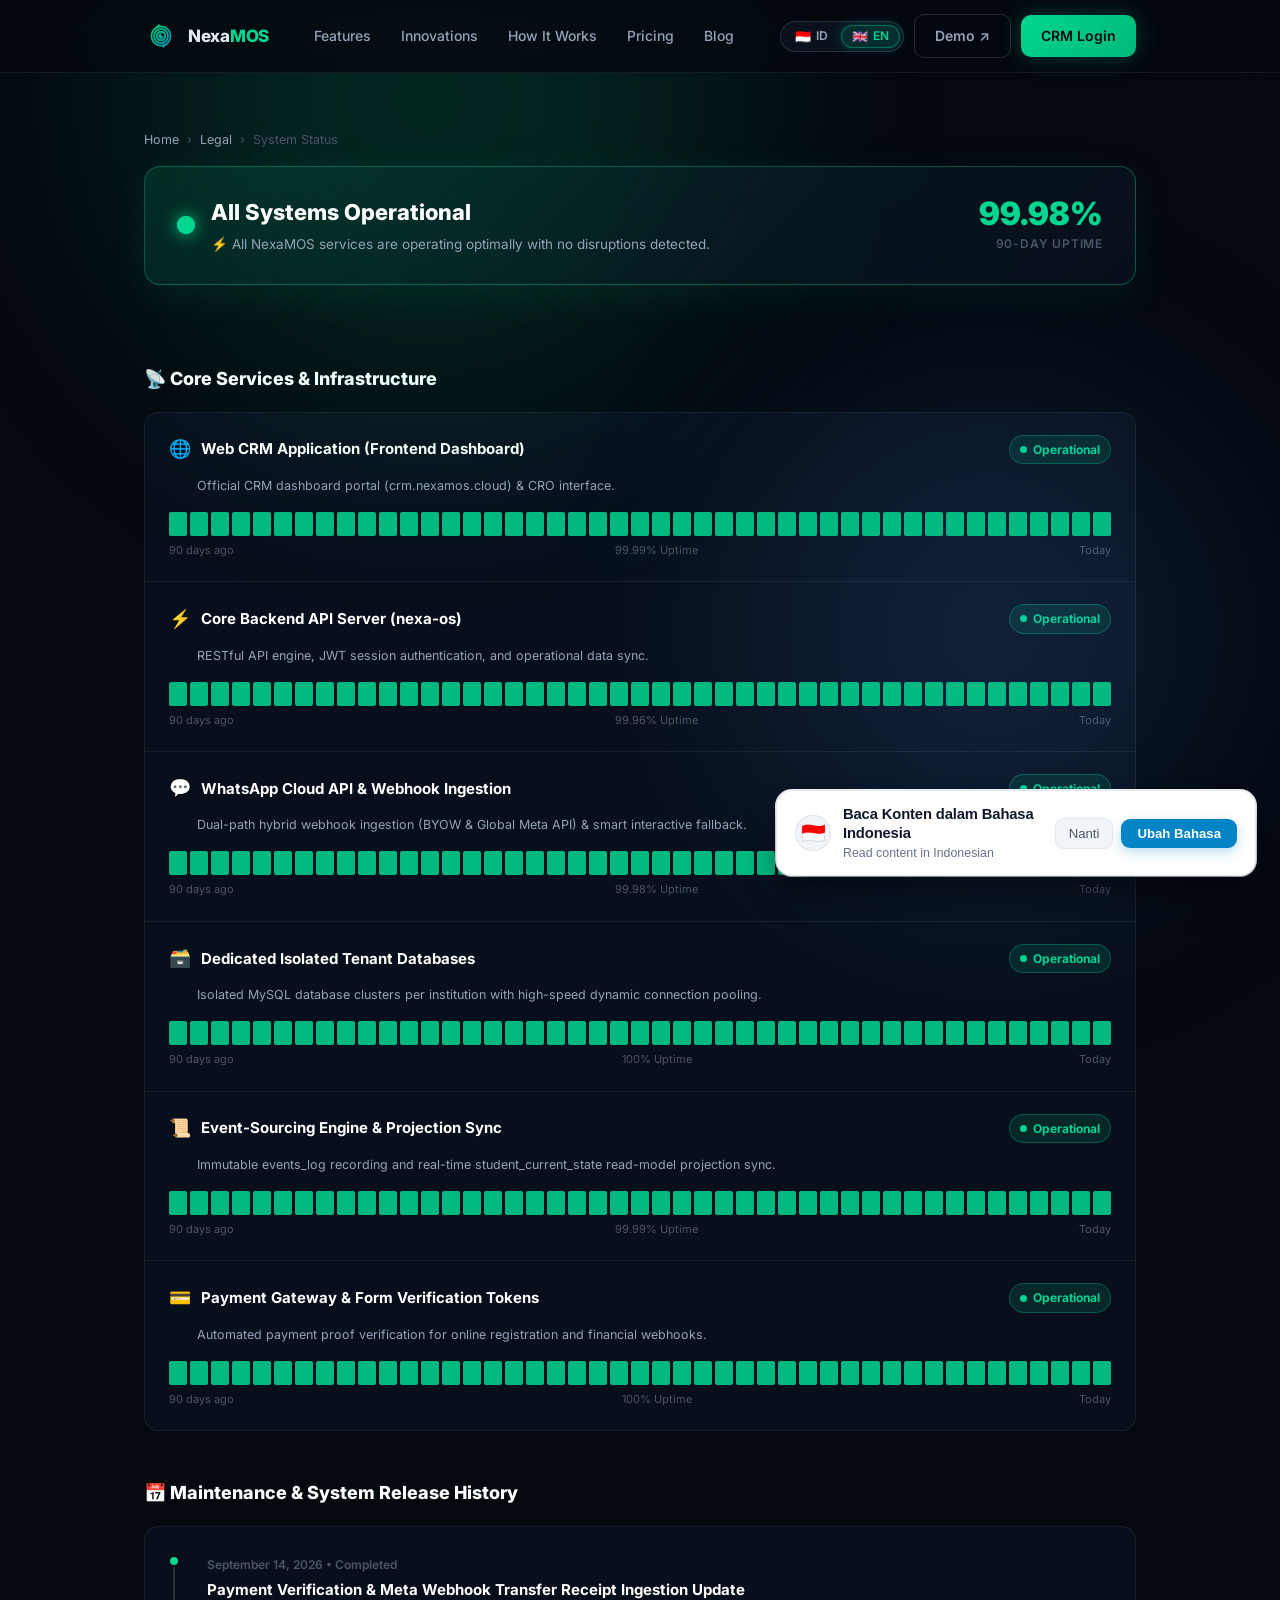
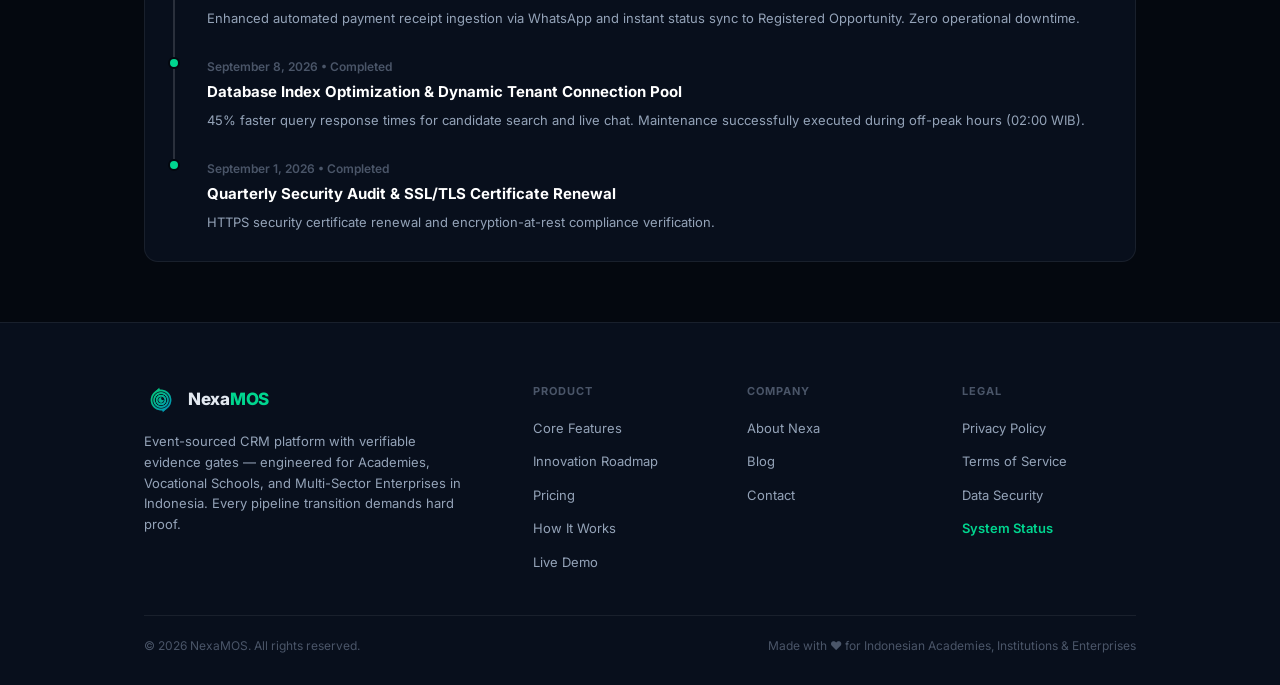
<file: status.html>
<!DOCTYPE html>
<html lang="id">

<head>
  <meta charset="UTF-8">
  <meta name="viewport" content="width=device-width, initial-scale=1.0">
  <title>Status Sistem &amp; Layanan — NexaMOS CRM</title>
  <meta name="description"
    content="Status operasional real-time platform NexaMOS CRM. Pemantauan uptime backend API, Webhook WhatsApp Meta, antrean broadcast, dan database tenant.">
  <link rel="canonical" href="https://nexamos.cloud/status">
  <meta property="og:type" content="website">
  <meta property="og:url" content="https://nexamos.cloud/status">
  <meta property="og:title" content="Status Sistem &amp; Layanan — NexaMOS CRM">
  <meta property="og:description"
    content="Pantau ketersediaan real-time seluruh layanan dan infrastruktur cloud NexaMOS CRM.">
  <meta property="og:image" content="https://nexamos.cloud/og-image.png">
  <meta name="twitter:card" content="summary_large_image">
  <meta name="robots" content="index, follow">

  <!-- Internationalization (i18n) Engine -->
  <script src="/i18n.js"></script>

  <link rel="preconnect" href="https://fonts.googleapis.com">
  <link href="https://fonts.googleapis.com/css2?family=Inter:wght@300;400;500;600;700;800;900&display=swap"
    rel="stylesheet">
  <link rel="icon" type="image/svg+xml" href="/favicon.svg">
  <link rel="icon" type="image/png" sizes="32x32" href="/favicon-32x32.png">
  <link rel="icon" type="image/png" sizes="16x16" href="/favicon-16x16.png">
  <link rel="shortcut icon" href="/favicon.ico">
  <meta name="theme-color" content="#04080F">

  <style>
    *,
    *::before,
    *::after {
      box-sizing: border-box;
      margin: 0;
      padding: 0;
    }

    :root {
      --bg: #04080f;
      --bg2: #080f1c;
      --bg3: #0c1626;
      --bg4: #111e33;
      --bd: rgba(255, 255, 255, .07);
      --bdh: rgba(255, 255, 255, .14);
      --gr: #00d68f;
      --grd: rgba(0, 214, 143, .12);
      --bl: #4d9fff;
      --bld: rgba(77, 159, 255, .12);
      --pu: #a78bfa;
      --pud: rgba(167, 139, 250, .12);
      --am: #fbbf24;
      --rd: #f87171;
      --tx: #e2e8f0;
      --tx2: #94a3b8;
      --tx3: #4a5568;
      --mw: 1040px;
      --r: 14px;
    }

    html {
      scroll-behavior: smooth;
    }

    body {
      font-family: 'Inter', -apple-system, BlinkMacSystemFont, sans-serif;
      background: var(--bg);
      color: var(--tx);
      overflow-x: hidden;
      line-height: 1.6;
    }

    .w {
      max-width: var(--mw);
      margin: 0 auto;
      padding: 0 24px;
    }

    /* Ambient Glow */
    .blob {
      position: fixed;
      border-radius: 50%;
      filter: blur(130px);
      pointer-events: none;
      z-index: 0;
      opacity: .15;
    }

    .b1 {
      width: 600px;
      height: 600px;
      background: var(--gr);
      top: -200px;
      left: 10%;
    }

    .b2 {
      width: 450px;
      height: 450px;
      background: var(--bl);
      bottom: 5%;
      right: 5%;
    }

    /* Navigation */
    nav {
      position: fixed;
      top: 0;
      left: 0;
      right: 0;
      z-index: 1000;
      padding: 14px 0;
      background: rgba(4, 8, 15, .82);
      backdrop-filter: blur(20px) saturate(180%);
      -webkit-backdrop-filter: blur(20px) saturate(180%);
      border-bottom: 1px solid var(--bd);
    }

    .ni {
      display: flex;
      align-items: center;
      justify-content: space-between;
      max-width: var(--mw);
      margin: 0 auto;
      padding: 0 24px;
    }

    .logo {
      display: flex;
      align-items: center;
      gap: 10px;
      text-decoration: none;
    }

    .lm {
      width: 34px;
      height: 34px;
      border-radius: 8px;
      display: block;
      object-fit: contain;
    }

    .lt {
      font-size: 17px;
      font-weight: 800;
      color: var(--tx);
      letter-spacing: -0.3px;
    }

    .lt span {
      color: var(--gr);
    }

    .nl {
      display: flex;
      gap: 4px;
    }

    .nl a {
      color: var(--tx2);
      text-decoration: none;
      padding: 7px 13px;
      border-radius: 8px;
      font-size: 14px;
      font-weight: 500;
      transition: all .2s;
    }

    .nl a:hover {
      color: var(--tx);
      background: var(--bg4);
    }

    .ne {
      display: flex;
      align-items: center;
      gap: 10px;
    }

    .btn {
      display: inline-flex;
      align-items: center;
      gap: 8px;
      padding: 10px 20px;
      border-radius: 10px;
      font-size: 14px;
      font-weight: 600;
      cursor: pointer;
      text-decoration: none;
      transition: all .25s;
      border: none;
      font-family: inherit;
    }

    .bp {
      background: linear-gradient(135deg, var(--gr), #00b87a);
      color: #04080f;
      box-shadow: 0 0 24px rgba(0, 214, 143, .25);
    }

    .bp:hover {
      transform: translateY(-2px);
      box-shadow: 0 0 35px rgba(0, 214, 143, .38);
    }

    .bg {
      background: transparent;
      color: var(--tx2);
      border: 1px solid var(--bdh);
    }

    .bg:hover {
      background: var(--bg4);
      color: var(--tx);
    }

    /* Language Switcher Styling */
    .lang-switch-wrap {
      display: inline-flex;
      align-items: center;
      background: rgba(14, 23, 38, 0.7);
      border: 1px solid rgba(255, 255, 255, 0.12);
      border-radius: 20px;
      padding: 3px;
      backdrop-filter: blur(12px);
      -webkit-backdrop-filter: blur(12px);
      gap: 2px;
      user-select: none;
    }

    .lang-btn {
      display: inline-flex;
      align-items: center;
      gap: 5px;
      background: transparent;
      border: 1px solid transparent;
      border-radius: 16px;
      padding: 4px 10px;
      font-size: 12px;
      font-weight: 600;
      color: var(--tx2);
      cursor: pointer;
      font-family: inherit;
      transition: all 0.2s cubic-bezier(0.4, 0, 0.2, 1);
      line-height: 1;
    }

    .lang-btn:hover {
      color: var(--tx);
      background: rgba(255, 255, 255, 0.05);
    }

    .lang-btn.active {
      background: rgba(0, 214, 143, 0.15);
      border-color: rgba(0, 214, 143, 0.4);
      color: var(--gr);
      box-shadow: 0 0 12px rgba(0, 214, 143, 0.25);
    }

    .lang-btn .lang-flag {
      font-size: 13px;
      line-height: 1;
    }

    .nav-mob-actions {
      display: none;
      align-items: center;
      gap: 10px;
    }

    .mm-lang-row {
      display: flex;
      align-items: center;
      justify-content: space-between;
      padding: 14px 0;
      border-bottom: 1px solid var(--bd);
      margin-bottom: 8px;
    }

    .mm-lang-label {
      font-size: 14px;
      font-weight: 600;
      color: var(--tx2);
    }

    .hb {
      display: none;
      align-items: center;
      justify-content: center;
      background: none;
      border: 1px solid var(--bdh);
      border-radius: 8px;
      width: 36px;
      height: 36px;
      padding: 0;
      cursor: pointer;
      color: var(--tx2);
      font-size: 18px;
      line-height: 1;
      font-family: inherit;
      transition: all .2s;
    }

    .hb:hover {
      color: var(--tx);
      border-color: var(--bd);
      background: var(--bg4);
    }

    .mm {
      display: none;
      position: fixed;
      top: 0;
      left: 0;
      right: 0;
      bottom: 0;
      background: rgba(4, 8, 15, .97);
      backdrop-filter: blur(25px);
      z-index: 1001;
      padding: 24px;
      flex-direction: column;
    }

    .mm.active {
      display: flex;
    }

    .mm a {
      color: var(--tx);
      text-decoration: none;
      font-size: 18px;
      font-weight: 600;
      padding: 14px 0;
      border-bottom: 1px solid var(--bd);
    }

    /* Page Hero */
    .page-hero {
      padding: 130px 0 40px;
      position: relative;
      z-index: 1;
    }

    .breadcrumb {
      display: flex;
      align-items: center;
      gap: 8px;
      font-size: 12.5px;
      color: var(--tx3);
      margin-bottom: 16px;
    }

    .breadcrumb a {
      color: var(--tx2);
      text-decoration: none;
      transition: color .2s;
    }

    .breadcrumb a:hover {
      color: var(--gr);
    }

    /* Overall Status Card */
    .overall-status-card {
      background: linear-gradient(135deg, rgba(0, 214, 143, .12), var(--bg2));
      border: 1px solid rgba(0, 214, 143, .35);
      border-radius: 16px;
      padding: 28px 32px;
      display: flex;
      align-items: center;
      justify-content: space-between;
      gap: 20px;
      flex-wrap: wrap;
      margin-bottom: 40px;
      box-shadow: 0 10px 40px rgba(0, 214, 143, .08);
      position: relative;
      overflow: hidden;
    }

    .status-badge-wrap {
      display: flex;
      align-items: center;
      gap: 16px;
    }

    .pulse-indicator {
      width: 18px;
      height: 18px;
      border-radius: 50%;
      background: var(--gr);
      position: relative;
      box-shadow: 0 0 16px var(--gr);
      flex-shrink: 0;
    }

    .pulse-indicator::after {
      content: '';
      position: absolute;
      width: 100%;
      height: 100%;
      top: 0;
      left: 0;
      border-radius: 50%;
      background: var(--gr);
      animation: pulseRipple 2s infinite ease-out;
    }

    @keyframes pulseRipple {
      0% {
        transform: scale(1);
        opacity: 0.8;
      }

      100% {
        transform: scale(2.6);
        opacity: 0;
      }
    }

    .overall-title {
      font-size: 22px;
      font-weight: 800;
      color: #fff;
      margin-bottom: 4px;
    }

    .overall-sub {
      font-size: 13.5px;
      color: var(--tx2);
    }

    .uptime-stat-box {
      text-align: right;
    }

    .uptime-val {
      font-size: 32px;
      font-weight: 900;
      color: var(--gr);
      line-height: 1;
      margin-bottom: 4px;
    }

    .uptime-lbl {
      font-size: 12px;
      color: var(--tx3);
      font-weight: 600;
      text-transform: uppercase;
      letter-spacing: 0.8px;
    }

    /* System Components List */
    .section-title {
      font-size: 18px;
      font-weight: 800;
      color: #fff;
      margin-bottom: 18px;
      display: flex;
      align-items: center;
      gap: 10px;
    }

    .components-card {
      background: var(--bg2);
      border: 1px solid var(--bd);
      border-radius: var(--r);
      overflow: hidden;
      margin-bottom: 48px;
    }

    .component-item {
      padding: 22px 24px;
      border-bottom: 1px solid var(--bd);
      display: flex;
      flex-direction: column;
      gap: 12px;
      transition: background .2s;
    }

    .component-item:last-child {
      border-bottom: none;
    }

    .component-item:hover {
      background: rgba(255, 255, 255, .015);
    }

    .comp-header {
      display: flex;
      justify-content: space-between;
      align-items: center;
      flex-wrap: wrap;
      gap: 10px;
    }

    .comp-name-box {
      display: flex;
      align-items: center;
      gap: 10px;
    }

    .comp-icon {
      font-size: 18px;
    }

    .comp-name {
      font-size: 15px;
      font-weight: 700;
      color: #fff;
    }

    .comp-desc {
      font-size: 12.5px;
      color: var(--tx2);
      margin-left: 28px;
    }

    .comp-status-pill {
      display: inline-flex;
      align-items: center;
      gap: 6px;
      padding: 4px 10px;
      border-radius: 99px;
      font-size: 12px;
      font-weight: 700;
      background: var(--grd);
      color: var(--gr);
      border: 1px solid rgba(0, 214, 143, .3);
    }

    .comp-status-dot {
      width: 7px;
      height: 7px;
      border-radius: 50%;
      background: var(--gr);
    }

    /* Uptime 90-day Visual Bar */
    .uptime-bar-wrap {
      display: flex;
      flex-direction: column;
      gap: 6px;
      padding-top: 4px;
    }

    .uptime-bars {
      display: flex;
      gap: 3px;
      height: 24px;
      align-items: center;
    }

    .bar-day {
      flex: 1;
      height: 100%;
      background: #00d68f;
      border-radius: 2px;
      opacity: .85;
      transition: all .2s;
      cursor: pointer;
      position: relative;
    }

    .bar-day:hover {
      opacity: 1;
      transform: scaleY(1.15);
      background: #34f5b2;
    }

    .uptime-legend {
      display: flex;
      justify-content: space-between;
      font-size: 11px;
      color: var(--tx3);
    }

    /* Incident Timeline */
    .timeline-wrap {
      background: var(--bg2);
      border: 1px solid var(--bd);
      border-radius: var(--r);
      padding: 28px;
      margin-bottom: 48px;
    }

    .timeline-item {
      position: relative;
      padding-left: 32px;
      padding-bottom: 28px;
      border-left: 2px solid var(--bdh);
    }

    .timeline-item:last-child {
      border-left: 2px solid transparent;
      padding-bottom: 0;
    }

    .timeline-dot {
      position: absolute;
      left: -7px;
      top: 0;
      width: 12px;
      height: 12px;
      border-radius: 50%;
      background: var(--gr);
      border: 2px solid var(--bg);
    }

    .timeline-date {
      font-size: 12px;
      color: var(--tx3);
      font-weight: 600;
      margin-bottom: 4px;
    }

    .timeline-title {
      font-size: 15px;
      font-weight: 700;
      color: #fff;
      margin-bottom: 6px;
    }

    .timeline-desc {
      font-size: 13px;
      color: var(--tx2);
      line-height: 1.6;
    }

    /* Footer */
    footer {
      background: var(--bg2);
      border-top: 1px solid var(--bd);
      padding: 60px 0 30px;
      position: relative;
      z-index: 1;
      margin-top: 60px;
    }

    .fg {
      display: grid;
      grid-template-columns: 2fr 1fr 1fr 1fr;
      gap: 40px;
      margin-bottom: 40px;
    }

    .fbrand p {
      font-size: 13px;
      color: var(--tx2);
      margin: 14px 0 20px;
      max-width: 320px;
      line-height: 1.6;
    }

    .fcol h5 {
      font-size: 11px;
      font-weight: 700;
      letter-spacing: 1px;
      text-transform: uppercase;
      color: var(--tx3);
      margin-bottom: 14px;
    }

    .fcol ul {
      list-style: none;
      display: flex;
      flex-direction: column;
      gap: 8px;
    }

    .fcol a {
      color: var(--tx2);
      text-decoration: none;
      font-size: 13px;
      transition: color .2s;
    }

    .fcol a:hover {
      color: var(--gr);
    }

    .fbot {
      display: flex;
      justify-content: space-between;
      align-items: center;
      padding-top: 20px;
      border-top: 1px solid var(--bd);
      font-size: 12px;
      color: var(--tx3);
    }

    @media (max-width: 860px) {
      .nl,
      .ne {
        display: none;
      }

      .nav-mob-actions {
        display: inline-flex;
      }

      .hb {
        display: inline-flex;
      }

      .fg {
        grid-template-columns: 1fr 1fr;
      }
    }

    @media (max-width: 640px) {
      .overall-status-card {
        padding: 24px 20px;
        flex-direction: column;
        align-items: flex-start;
        gap: 18px;
      }

      .status-badge-wrap {
        display: grid;
        grid-template-columns: auto 1fr;
        align-items: flex-start;
        column-gap: 14px;
        row-gap: 10px;
        width: 100%;
      }

      .overall-text-wrap {
        display: contents;
      }

      .pulse-indicator {
        grid-column: 1;
        grid-row: 1;
        width: 16px;
        height: 16px;
        margin-top: 4px;
        flex-shrink: 0;
      }

      .overall-title {
        grid-column: 2;
        grid-row: 1;
        font-size: 19px;
        line-height: 1.35;
        margin-bottom: 0;
      }

      .overall-sub {
        grid-column: 1 / -1;
        grid-row: 2;
        font-size: 13px;
        line-height: 1.5;
        color: var(--tx2);
      }

      .uptime-stat-box {
        text-align: left;
        width: 100%;
        padding-top: 16px;
        border-top: 1px solid rgba(0, 214, 143, .15);
      }
    }

    @media (max-width: 520px) {
      .fg {
        grid-template-columns: 1fr;
        gap: 28px;
      }

      .fbot {
        flex-direction: column;
        gap: 10px;
        text-align: center;
      }

      .overall-status-card {
        padding: 22px 20px;
      }

      .uptime-stat-box {
        text-align: left;
      }
    }
  </style>
</head>

<body>
  <div class="blob b1"></div>
  <div class="blob b2"></div>

  <!-- Navigation -->
  <nav id="nav">
    <div class="ni">
      <a href="/" class="logo">
        <img src="/logo.png" alt="Nexa MOS Logo" class="lm" width="34" height="34">
        <span class="lt">Nexa<span>MOS</span></span>
      </a>
      <div class="nl">
        <a href="/#features" data-i18n="nav_features">Fitur</a>
        <a href="/#innovations" data-i18n="nav_innovations">Inovasi</a>
        <a href="/#how" data-i18n="nav_how">Cara Kerja</a>
        <a href="/#pricing" data-i18n="nav_pricing">Harga</a>
        <a href="/blog" data-i18n="nav_blog">Blog</a>
      </div>
      <div class="ne">
        <!-- Language Switcher Desktop -->
        <div class="lang-switch-wrap" role="group" aria-label="Pilih Bahasa / Language Selection">
          <button type="button" class="lang-btn" data-lang="id" onclick="setLanguage('id')">
            <span class="lang-flag">🇮🇩</span> ID
          </button>
          <button type="button" class="lang-btn active" data-lang="en" onclick="setLanguage('en')">
            <span class="lang-flag">🇬🇧</span> EN
          </button>
        </div>
        <a href="https://demo.nexamos.cloud" target="_blank" class="btn bg" data-i18n="nav_demo_btn">Demo &#8599;</a>
        <a href="https://crm.nexamos.cloud/login" target="_blank" class="btn bp" data-i18n="nav_login_crm">Masuk CRM</a>
      </div>
      <div class="nav-mob-actions">
        <!-- Language Switcher Mobile Nav -->
        <div class="lang-switch-wrap" role="group" aria-label="Pilih Bahasa / Language Selection">
          <button type="button" class="lang-btn" data-lang="id" onclick="setLanguage('id')">
            <span class="lang-flag">🇮🇩</span> ID
          </button>
          <button type="button" class="lang-btn active" data-lang="en" onclick="setLanguage('en')">
            <span class="lang-flag">🇬🇧</span> EN
          </button>
        </div>
        <button class="hb" id="hb" aria-label="Menu" data-i18n="nav_menu_btn">&#9776;</button>
      </div>
    </div>
  </nav>

  <!-- Mobile Menu Drawer -->
  <div class="mm" id="mm">
    <div style="display:flex;justify-content:space-between;align-items:center;margin-bottom:24px">
      <a href="/" class="logo" onclick="toggleMenu()">
        <img src="/logo.png" alt="Nexa MOS Logo" class="lm" width="34" height="34">
        <span class="lt">Nexa<span>MOS</span></span>
      </a>
      <button type="button" onclick="toggleMenu()" aria-label="Tutup Menu"
        style="background:none;border:1px solid var(--bdh);color:var(--tx2);font-size:18px;border-radius:8px;padding:6px 12px;cursor:pointer">&#10005;</button>
    </div>
    <!-- Mobile Menu Language Row -->
    <div class="mm-lang-row">
      <span class="mm-lang-label" data-i18n="nav_lang_label">Bahasa / Language:</span>
      <div class="lang-switch-wrap" role="group">
        <button type="button" class="lang-btn" data-lang="id" onclick="setLanguage('id')">
          <span class="lang-flag">🇮🇩</span> ID
        </button>
        <button type="button" class="lang-btn active" data-lang="en" onclick="setLanguage('en')">
          <span class="lang-flag">🇬🇧</span> EN
        </button>
      </div>
    </div>
    <a href="/" onclick="toggleMenu()" data-i18n="nav_home">Beranda</a>
    <a href="/#features" onclick="toggleMenu()" data-i18n="nav_features">Fitur</a>
    <a href="/#innovations" onclick="toggleMenu()" data-i18n="nav_innovations">Inovasi</a>
    <a href="/#pricing" onclick="toggleMenu()" data-i18n="nav_pricing">Harga</a>
    <a href="/blog" onclick="toggleMenu()" data-i18n="nav_blog">Blog</a>
    <div style="margin-top:28px;display:flex;flex-direction:column;gap:12px">
      <a href="https://demo.nexamos.cloud" target="_blank" class="btn bg" style="justify-content:center" data-i18n="nav_demo_live">Demo Live &#8599;</a>
      <a href="https://crm.nexamos.cloud/login" target="_blank" class="btn bp" style="justify-content:center" data-i18n="nav_login_crm">Masuk CRM</a>
    </div>
  </div>

  <!-- Page Hero -->
  <header class="page-hero">
    <div class="w">
      <div class="breadcrumb">
        <a href="/" data-i18n="bc_home">Beranda</a>
        <span>&rsaquo;</span>
        <a href="/status" data-i18n="bc_legal">Legal</a>
        <span>&rsaquo;</span>
        <span data-i18n="bc_status">Status Sistem</span>
      </div>

      <!-- Overall Status Card -->
      <div class="overall-status-card">
        <div class="status-badge-wrap">
          <div class="pulse-indicator"></div>
          <div class="overall-text-wrap">
            <h1 class="overall-title" data-i18n="status_card_title">Semua Sistem Beroperasi Normal</h1>
            <p class="overall-sub" data-i18n="status_card_sub">&#9889; Seluruh layanan NexaMOS berjalan optimal tanpa gangguan terdeteksi.</p>
          </div>
        </div>
        <div class="uptime-stat-box">
          <div class="uptime-val">99.98%</div>
          <div class="uptime-lbl" data-i18n="status_uptime_lbl">Uptime 90 Hari Terakhir</div>
        </div>
      </div>
    </div>
  </header>

  <!-- Main Content -->
  <main class="w">
    <!-- Components Status -->
    <div class="section-title" data-i18n="status_section_title">&#128225; Layanan &amp; Infrastruktur Inti</div>
    <div class="components-card">
      <!-- Item 1 -->
      <div class="component-item">
        <div class="comp-header">
          <div class="comp-name-box">
            <span class="comp-icon">&#127760;</span>
            <span class="comp-name" data-i18n="status_comp_web">Aplikasi Web CRM (Frontend Dashboard)</span>
          </div>
          <span class="comp-status-pill">
            <span class="comp-status-dot"></span> <span data-i18n="status_pill_operational">Operasional</span>
          </span>
        </div>
        <div class="comp-desc" data-i18n="status_comp_web_desc">Portal resmi dashboard CRM (crm.nexamos.cloud) &amp; antarmuka CRO.</div>
        <div class="uptime-bar-wrap">
          <div class="uptime-bars" id="bars1"></div>
          <div class="uptime-legend">
            <span data-i18n="status_legend_90d">90 hari lalu</span>
            <span>99.99% Uptime</span>
            <span data-i18n="status_legend_today">Hari ini</span>
          </div>
        </div>
      </div>

      <!-- Item 2 -->
      <div class="component-item">
        <div class="comp-header">
          <div class="comp-name-box">
            <span class="comp-icon">&#9889;</span>
            <span class="comp-name" data-i18n="status_comp_api">Core Backend API Server (nexa-os)</span>
          </div>
          <span class="comp-status-pill">
            <span class="comp-status-dot"></span> <span data-i18n="status_pill_operational">Operasional</span>
          </span>
        </div>
        <div class="comp-desc" data-i18n="status_comp_api_desc">RESTful API engine, autentikasi sesi JWT, dan sinkronisasi data operasional.</div>
        <div class="uptime-bar-wrap">
          <div class="uptime-bars" id="bars2"></div>
          <div class="uptime-legend">
            <span data-i18n="status_legend_90d">90 hari lalu</span>
            <span>99.96% Uptime</span>
            <span data-i18n="status_legend_today">Hari ini</span>
          </div>
        </div>
      </div>

      <!-- Item 3 -->
      <div class="component-item">
        <div class="comp-header">
          <div class="comp-name-box">
            <span class="comp-icon">&#128172;</span>
            <span class="comp-name" data-i18n="status_comp_wa">WhatsApp Cloud API &amp; Webhook Ingestion</span>
          </div>
          <span class="comp-status-pill">
            <span class="comp-status-dot"></span> <span data-i18n="status_pill_operational">Operasional</span>
          </span>
        </div>
        <div class="comp-desc" data-i18n="status_comp_wa_desc">Penerima webhook dua-jalur hibrida (BYOW &amp; Global Meta API) &amp; smart interactive fallback.</div>
        <div class="uptime-bar-wrap">
          <div class="uptime-bars" id="bars3"></div>
          <div class="uptime-legend">
            <span data-i18n="status_legend_90d">90 hari lalu</span>
            <span>99.98% Uptime</span>
            <span data-i18n="status_legend_today">Hari ini</span>
          </div>
        </div>
      </div>

      <!-- Item 4 -->
      <div class="component-item">
        <div class="comp-header">
          <div class="comp-name-box">
            <span class="comp-icon">&#128451;&#65039;</span>
            <span class="comp-name" data-i18n="status_comp_db">Dedicated Isolated Tenant Databases</span>
          </div>
          <span class="comp-status-pill">
            <span class="comp-status-dot"></span> <span data-i18n="status_pill_operational">Operasional</span>
          </span>
        </div>
        <div class="comp-desc" data-i18n="status_comp_db_desc">Kluster basis data MySQL terisolasi per-lembaga dengan koneksi dinamis berkecepatan tinggi.</div>
        <div class="uptime-bar-wrap">
          <div class="uptime-bars" id="bars4"></div>
          <div class="uptime-legend">
            <span data-i18n="status_legend_90d">90 hari lalu</span>
            <span>100% Uptime</span>
            <span data-i18n="status_legend_today">Hari ini</span>
          </div>
        </div>
      </div>

      <!-- Item 5 -->
      <div class="component-item">
        <div class="comp-header">
          <div class="comp-name-box">
            <span class="comp-icon">&#128220;</span>
            <span class="comp-name" data-i18n="status_comp_events">Event-Sourcing Engine &amp; Projection Sync</span>
          </div>
          <span class="comp-status-pill">
            <span class="comp-status-dot"></span> <span data-i18n="status_pill_operational">Operasional</span>
          </span>
        </div>
        <div class="comp-desc" data-i18n="status_comp_events_desc">Pencatatan immutable events_log dan sinkronisasi read-model student_current_state.</div>
        <div class="uptime-bar-wrap">
          <div class="uptime-bars" id="bars5"></div>
          <div class="uptime-legend">
            <span data-i18n="status_legend_90d">90 hari lalu</span>
            <span>99.99% Uptime</span>
            <span data-i18n="status_legend_today">Hari ini</span>
          </div>
        </div>
      </div>

      <!-- Item 6 -->
      <div class="component-item">
        <div class="comp-header">
          <div class="comp-name-box">
            <span class="comp-icon">&#128179;</span>
            <span class="comp-name" data-i18n="status_comp_payment">Payment Gateway &amp; Token Verifikasi Formulir</span>
          </div>
          <span class="comp-status-pill">
            <span class="comp-status-dot"></span> <span data-i18n="status_pill_operational">Operasional</span>
          </span>
        </div>
        <div class="comp-desc" data-i18n="status_comp_payment_desc">Verifikasi otomatis bukti transfer registrasi pendaftaran daring dan webhook keuangan.</div>
        <div class="uptime-bar-wrap">
          <div class="uptime-bars" id="bars6"></div>
          <div class="uptime-legend">
            <span data-i18n="status_legend_90d">90 hari lalu</span>
            <span>100% Uptime</span>
            <span data-i18n="status_legend_today">Hari ini</span>
          </div>
        </div>
      </div>
    </div>

    <!-- Maintenance & Incident History -->
    <div class="section-title" data-i18n="status_history_title">&#128197; Riwayat Pemeliharaan &amp; Rilis Sistem</div>
    <div class="timeline-wrap">
      <div class="timeline-item">
        <div class="timeline-dot"></div>
        <div class="timeline-date" data-i18n="status_tl1_date">14 September 2026 &bull; Selesai</div>
        <div class="timeline-title" data-i18n="status_tl1_title">Pembaruan Modul Verifikasi Pembayaran &amp; Ingestion Bukti Transfer Meta Webhook</div>
        <div class="timeline-desc" data-i18n="status_tl1_desc">Peningkatan kapabilitas penerimaan bukti bayar via WhatsApp otomatis dan sinkronisasi status ke Registered Opportunity. Tidak ada downtime operasional.</div>
      </div>

      <div class="timeline-item">
        <div class="timeline-dot"></div>
        <div class="timeline-date" data-i18n="status_tl2_date">8 September 2026 &bull; Selesai</div>
        <div class="timeline-title" data-i18n="status_tl2_title">Optimasi Indeks Basis Data &amp; Dynamic Tenant Connection Pool</div>
        <div class="timeline-desc" data-i18n="status_tl2_desc">Peningkatan kecepatan respons query pencarian siswa dan live chat hingga 45%. Pemeliharaan berjalan sukses selama jam sepi (02:00 WIB).</div>
      </div>

      <div class="timeline-item">
        <div class="timeline-dot"></div>
        <div class="timeline-date" data-i18n="status_tl3_date">1 September 2026 &bull; Selesai</div>
        <div class="timeline-title" data-i18n="status_tl3_title">Audit Keamanan Triwulan &amp; Pembaruan Sertifikat SSL/TLS</div>
        <div class="timeline-desc" data-i18n="status_tl3_desc">Pembaruan sertifikat keamanan HTTPS dan audit kepatuhan enkripsi data istirahat (encryption at rest).</div>
      </div>
    </div>
  </main>

  <!-- Footer -->
  <footer>
    <div class="w">
      <div class="fg">
        <div class="fbrand">
          <div class="logo">
            <img src="/logo.png" alt="Nexa MOS Logo" class="lm" width="34" height="34">
            <span class="lt">Nexa<span>MOS</span></span>
          </div>
          <p data-i18n="footer_desc">Platform CRM SaaS Event-Sourcing dengan Pipeline Berbasis Bukti untuk LPK dan Lembaga Pendidikan.</p>
        </div>
        <div class="fcol">
          <h5 data-i18n="footer_col_product">Produk</h5>
          <ul>
            <li><a href="/#features" data-i18n="footer_features">Fitur</a></li>
            <li><a href="/#innovations" data-i18n="footer_innovations">Roadmap Inovasi</a></li>
            <li><a href="/#pricing" data-i18n="footer_pricing">Harga</a></li>
            <li><a href="/#how" data-i18n="footer_how">Cara Kerja</a></li>
            <li><a href="https://demo.nexamos.cloud" target="_blank" data-i18n="footer_demo">Demo Live</a></li>
          </ul>
        </div>
        <div class="fcol">
          <h5 data-i18n="footer_col_company">Perusahaan</h5>
          <ul>
            <li><a href="/about" data-i18n="footer_about">Tentang Nexa</a></li>
            <li><a href="/blog" data-i18n="footer_blog">Blog</a></li>
            <li><a href="https://wa.me/6285659024775" target="_blank" data-i18n="footer_contact">Kontak</a></li>
          </ul>
        </div>
        <div class="fcol">
          <h5 data-i18n="footer_col_legal">Legal</h5>
          <ul>
            <li><a href="/privacy" data-i18n="footer_privacy">Kebijakan Privasi</a></li>
            <li><a href="/terms" data-i18n="footer_terms">Syarat &amp; Ketentuan</a></li>
            <li><a href="/security" data-i18n="footer_security">Keamanan Data</a></li>
            <li><a href="/status" style="color:var(--gr);font-weight:600" data-i18n="footer_status">Status Sistem</a></li>
          </ul>
        </div>
      </div>
      <div class="fbot">
        <span data-i18n="footer_copy">&copy; 2026 NexaMOS. All rights reserved.</span>
        <span data-i18n="footer_made_with">Made with &#10084;&#65039; for LPK, Lembaga &amp; Bisnis Indonesia</span>
      </div>
    </div>
  </footer>

  <script>
    const hb = document.getElementById('hb');
    const mm = document.getElementById('mm');
    function toggleMenu() {
      if (mm) mm.classList.toggle('active');
    }
    if (hb) hb.addEventListener('click', toggleMenu);

    // Generate 90-day interactive green status bars
    const barIds = ['bars1', 'bars2', 'bars3', 'bars4', 'bars5', 'bars6'];
    barIds.forEach(id => {
      const container = document.getElementById(id);
      if (!container) return;
      for (let i = 0; i < 45; i++) {
        const bar = document.createElement('div');
        bar.className = 'bar-day';
        const isEn = (localStorage.getItem('nexamos_lang') || 'en') === 'en';
        bar.title = isEn ? `${45 - i} days ago: 100% Operational` : `${45 - i} hari lalu: 100% Operasional`;
        container.appendChild(bar);
      }
    });
  </script>
</body>

</html>
</file>
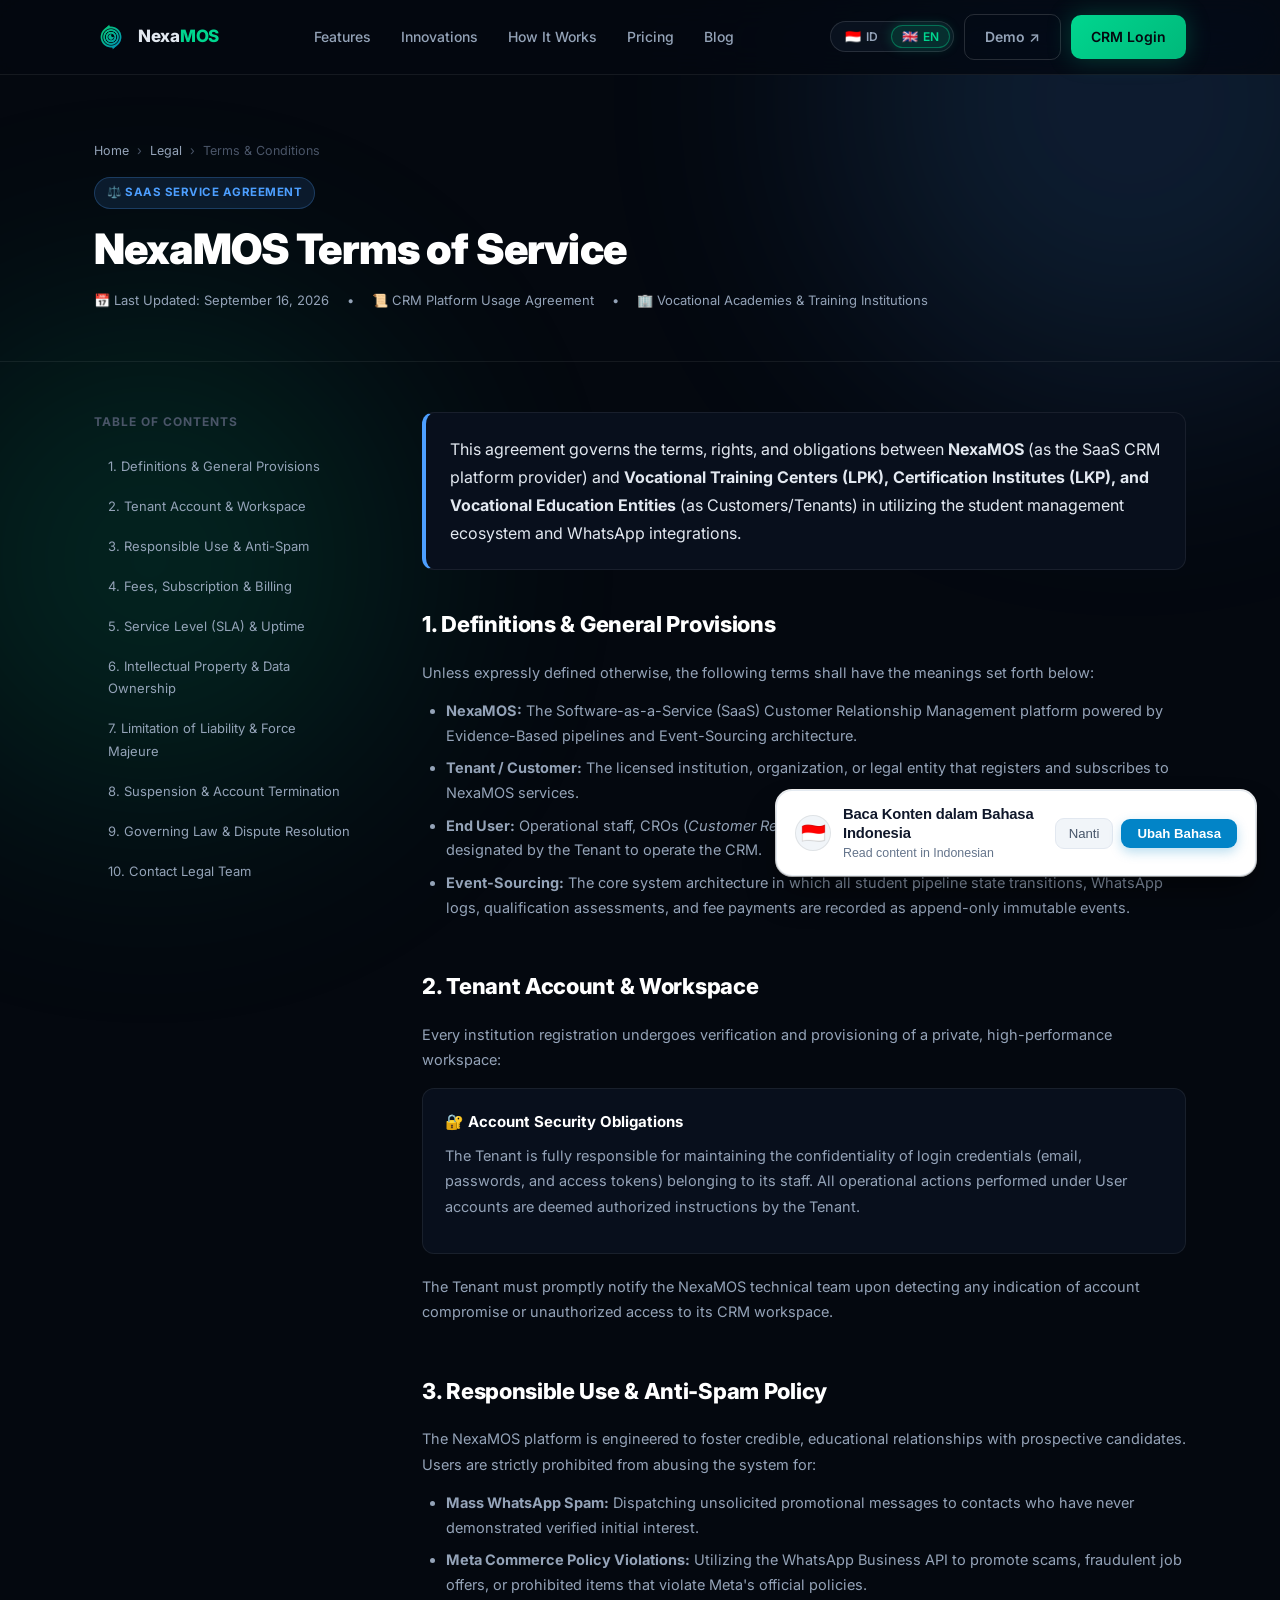
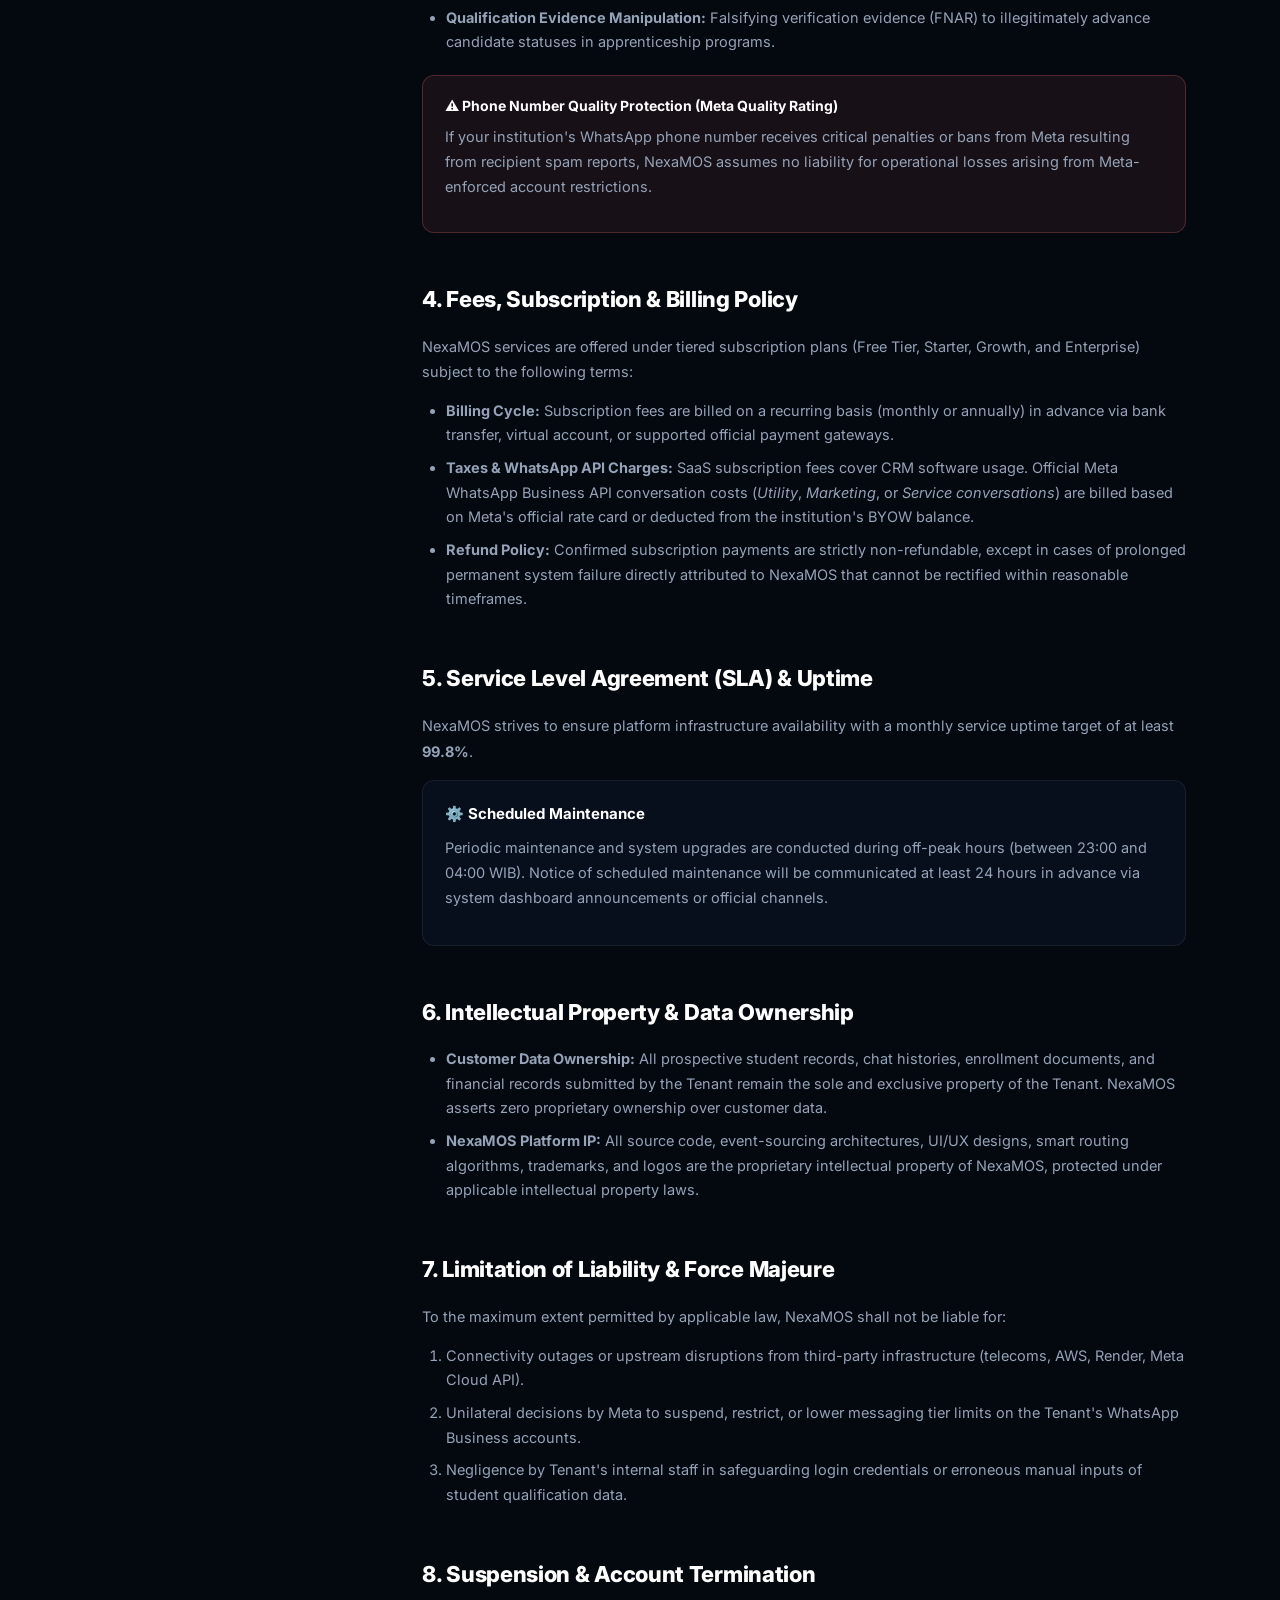
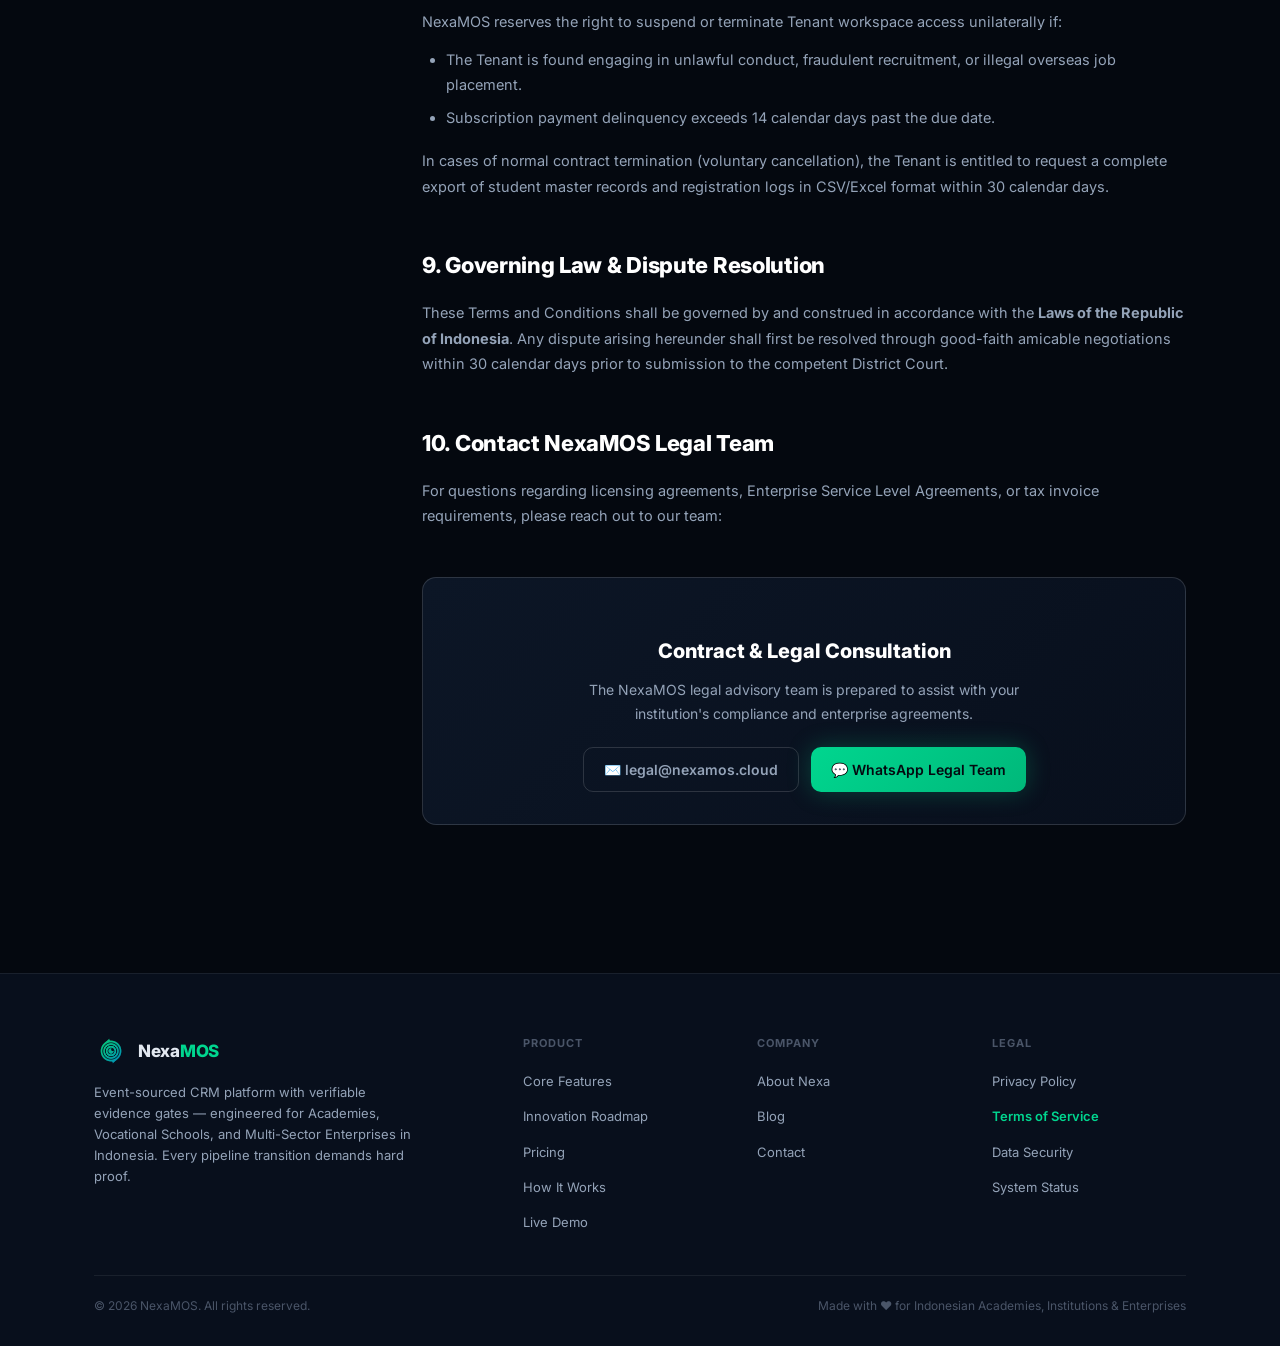
<file: terms.html>
<!DOCTYPE html>
<html lang="id">

<head>
  <meta charset="UTF-8">
  <meta name="viewport" content="width=device-width, initial-scale=1.0">
  <title>Syarat &amp; Ketentuan — NexaMOS CRM</title>
  <meta name="description"
    content="Syarat &amp; Ketentuan Layanan NexaMOS CRM untuk Lembaga Pelatihan Kerja (LPK) dan Institusi Pendidikan Vokasi. Ketentuan lisensi SaaS, SLA, dan batasan operasional.">
  <link rel="canonical" href="https://nexamos.cloud/terms">
  <meta property="og:type" content="website">
  <meta property="og:url" content="https://nexamos.cloud/terms">
  <meta property="og:title" content="Syarat &amp; Ketentuan — NexaMOS CRM">
  <meta property="og:description"
    content="Ketentuan resmi penggunaan platform SaaS NexaMOS CRM untuk LPK dan Lembaga Vokasi Indonesia.">
  <meta property="og:image" content="https://nexamos.cloud/og-image.png">
  <meta name="twitter:card" content="summary_large_image">
  <meta name="robots" content="index, follow">

  <!-- Internationalization (i18n) Engine -->
  <script src="/i18n.js"></script>

  <link rel="preconnect" href="https://fonts.googleapis.com">
  <link href="https://fonts.googleapis.com/css2?family=Inter:wght@300;400;500;600;700;800;900&display=swap"
    rel="stylesheet">
  <link rel="icon" type="image/svg+xml" href="/favicon.svg">
  <link rel="icon" type="image/png" sizes="32x32" href="/favicon-32x32.png">
  <link rel="icon" type="image/png" sizes="16x16" href="/favicon-16x16.png">
  <link rel="shortcut icon" href="/favicon.ico">
  <meta name="theme-color" content="#04080F">

  <style>
    *,
    *::before,
    *::after {
      box-sizing: border-box;
      margin: 0;
      padding: 0;
    }

    :root {
      --bg: #04080f;
      --bg2: #080f1c;
      --bg3: #0c1626;
      --bg4: #111e33;
      --bd: rgba(255, 255, 255, .07);
      --bdh: rgba(255, 255, 255, .14);
      --gr: #00d68f;
      --grd: rgba(0, 214, 143, .12);
      --bl: #4d9fff;
      --bld: rgba(77, 159, 255, .12);
      --pu: #a78bfa;
      --pud: rgba(167, 139, 250, .12);
      --am: #fbbf24;
      --rd: #f87171;
      --tx: #e2e8f0;
      --tx2: #94a3b8;
      --tx3: #4a5568;
      --mw: 1140px;
      --r: 14px;
    }

    html {
      scroll-behavior: smooth;
    }

    body {
      font-family: 'Inter', -apple-system, BlinkMacSystemFont, sans-serif;
      background: var(--bg);
      color: var(--tx);
      overflow-x: hidden;
      line-height: 1.7;
    }

    .w {
      max-width: var(--mw);
      margin: 0 auto;
      padding: 0 24px;
    }

    /* Ambient Glow */
    .blob {
      position: fixed;
      border-radius: 50%;
      filter: blur(130px);
      pointer-events: none;
      z-index: 0;
      opacity: .14;
    }

    .b1 {
      width: 600px;
      height: 600px;
      background: var(--bl);
      top: -200px;
      right: -150px;
    }

    .b2 {
      width: 500px;
      height: 500px;
      background: var(--gr);
      bottom: 10%;
      left: -100px;
    }

    /* Navigation */
    nav {
      position: fixed;
      top: 0;
      left: 0;
      right: 0;
      z-index: 1000;
      padding: 14px 0;
      background: rgba(4, 8, 15, .82);
      backdrop-filter: blur(20px) saturate(180%);
      -webkit-backdrop-filter: blur(20px) saturate(180%);
      border-bottom: 1px solid var(--bd);
    }

    .ni {
      display: flex;
      align-items: center;
      justify-content: space-between;
      max-width: var(--mw);
      margin: 0 auto;
      padding: 0 24px;
    }

    .logo {
      display: flex;
      align-items: center;
      gap: 10px;
      text-decoration: none;
    }

    .lm {
      width: 34px;
      height: 34px;
      border-radius: 8px;
      display: block;
      object-fit: contain;
    }

    .lt {
      font-size: 17px;
      font-weight: 800;
      color: var(--tx);
      letter-spacing: -0.3px;
    }

    .lt span {
      color: var(--gr);
    }

    .nl {
      display: flex;
      gap: 4px;
    }

    .nl a {
      color: var(--tx2);
      text-decoration: none;
      padding: 7px 13px;
      border-radius: 8px;
      font-size: 14px;
      font-weight: 500;
      transition: all .2s;
    }

    .nl a:hover {
      color: var(--tx);
      background: var(--bg4);
    }

    .ne {
      display: flex;
      align-items: center;
      gap: 10px;
    }

    .btn {
      display: inline-flex;
      align-items: center;
      gap: 8px;
      padding: 10px 20px;
      border-radius: 10px;
      font-size: 14px;
      font-weight: 600;
      cursor: pointer;
      text-decoration: none;
      transition: all .25s;
      border: none;
      font-family: inherit;
    }

    .bp {
      background: linear-gradient(135deg, var(--gr), #00b87a);
      color: #04080f;
      box-shadow: 0 0 24px rgba(0, 214, 143, .25);
    }

    .bp:hover {
      transform: translateY(-2px);
      box-shadow: 0 0 35px rgba(0, 214, 143, .38);
    }

    .bg {
      background: transparent;
      color: var(--tx2);
      border: 1px solid var(--bdh);
    }

    .bg:hover {
      background: var(--bg4);
      color: var(--tx);
    }

    /* Language Switcher Styling */
    .lang-switch-wrap {
      display: inline-flex;
      align-items: center;
      background: rgba(14, 23, 38, 0.7);
      border: 1px solid rgba(255, 255, 255, 0.12);
      border-radius: 20px;
      padding: 3px;
      backdrop-filter: blur(12px);
      -webkit-backdrop-filter: blur(12px);
      gap: 2px;
      user-select: none;
    }

    .lang-btn {
      display: inline-flex;
      align-items: center;
      gap: 5px;
      background: transparent;
      border: 1px solid transparent;
      border-radius: 16px;
      padding: 4px 10px;
      font-size: 12px;
      font-weight: 600;
      color: var(--tx2);
      cursor: pointer;
      font-family: inherit;
      transition: all 0.2s cubic-bezier(0.4, 0, 0.2, 1);
      line-height: 1;
    }

    .lang-btn:hover {
      color: var(--tx);
      background: rgba(255, 255, 255, 0.05);
    }

    .lang-btn.active {
      background: rgba(0, 214, 143, 0.15);
      border-color: rgba(0, 214, 143, 0.4);
      color: var(--gr);
      box-shadow: 0 0 12px rgba(0, 214, 143, 0.25);
    }

    .lang-btn .lang-flag {
      font-size: 13px;
      line-height: 1;
    }

    .nav-mob-actions {
      display: none;
      align-items: center;
      gap: 10px;
    }

    .mm-lang-row {
      display: flex;
      align-items: center;
      justify-content: space-between;
      padding: 14px 0;
      border-bottom: 1px solid var(--bd);
      margin-bottom: 8px;
    }

    .mm-lang-label {
      font-size: 14px;
      font-weight: 600;
      color: var(--tx2);
    }

    .hb {
      display: none;
      align-items: center;
      justify-content: center;
      background: none;
      border: 1px solid var(--bdh);
      border-radius: 8px;
      width: 36px;
      height: 36px;
      padding: 0;
      cursor: pointer;
      color: var(--tx2);
      font-size: 18px;
      line-height: 1;
      font-family: inherit;
      transition: all .2s;
    }

    .hb:hover {
      color: var(--tx);
      border-color: var(--bd);
      background: var(--bg4);
    }

    .mm {
      display: none;
      position: fixed;
      top: 0;
      left: 0;
      right: 0;
      bottom: 0;
      background: rgba(4, 8, 15, .97);
      backdrop-filter: blur(25px);
      z-index: 1001;
      padding: 24px;
      flex-direction: column;
    }

    .mm.active {
      display: flex;
    }

    .mm a {
      color: var(--tx);
      text-decoration: none;
      font-size: 18px;
      font-weight: 600;
      padding: 14px 0;
      border-bottom: 1px solid var(--bd);
    }

    /* Page Hero */
    .page-hero {
      padding: 140px 0 50px;
      position: relative;
      z-index: 1;
      border-bottom: 1px solid var(--bd);
    }

    .breadcrumb {
      display: flex;
      align-items: center;
      gap: 8px;
      font-size: 12.5px;
      color: var(--tx3);
      margin-bottom: 16px;
    }

    .breadcrumb a {
      color: var(--tx2);
      text-decoration: none;
      transition: color .2s;
    }

    .breadcrumb a:hover {
      color: var(--gr);
    }

    .pill-badge {
      display: inline-flex;
      align-items: center;
      gap: 6px;
      background: var(--bld);
      color: var(--bl);
      border: 1px solid rgba(77, 159, 255, .25);
      padding: 5px 12px;
      border-radius: 999px;
      font-size: 11.5px;
      font-weight: 700;
      letter-spacing: 0.5px;
      text-transform: uppercase;
      margin-bottom: 14px;
    }

    .hero-title {
      font-size: clamp(28px, 4vw, 42px);
      font-weight: 900;
      line-height: 1.25;
      letter-spacing: -0.02em;
      color: #fff;
      margin-bottom: 14px;
    }

    .hero-meta {
      display: flex;
      align-items: center;
      gap: 18px;
      font-size: 13px;
      color: var(--tx2);
      flex-wrap: wrap;
    }

    .hero-meta span {
      display: inline-flex;
      align-items: center;
      gap: 6px;
    }

    /* Main Layout */
    .doc-layout {
      display: grid;
      grid-template-columns: 280px 1fr;
      gap: 48px;
      padding: 50px 0 100px;
      position: relative;
      z-index: 1;
    }

    /* Sticky Sidebar */
    .doc-sidebar {
      position: sticky;
      top: 100px;
      height: fit-content;
      max-height: calc(100vh - 120px);
      overflow-y: auto;
      padding-right: 12px;
    }

    .doc-sidebar h4 {
      font-size: 12px;
      font-weight: 700;
      letter-spacing: 1px;
      text-transform: uppercase;
      color: var(--tx3);
      margin-bottom: 16px;
    }

    .toc-list {
      list-style: none;
      display: flex;
      flex-direction: column;
      gap: 6px;
    }

    .toc-list a {
      color: var(--tx2);
      text-decoration: none;
      font-size: 13px;
      padding: 6px 12px;
      border-radius: 8px;
      transition: all .2s;
      display: block;
      border-left: 2px solid transparent;
    }

    .toc-list a:hover {
      color: var(--tx);
      background: var(--bg3);
      border-left-color: var(--bl);
    }

    /* Content Area */
    .doc-content {
      max-width: 800px;
    }

    .doc-lead {
      font-size: 16px;
      color: var(--tx);
      line-height: 1.75;
      margin-bottom: 36px;
      background: var(--bg2);
      border: 1px solid var(--bd);
      border-left: 4px solid var(--bl);
      padding: 22px 24px;
      border-radius: 12px;
    }

    .doc-section {
      margin-bottom: 48px;
      scroll-margin-top: 100px;
    }

    .doc-section h2 {
      font-size: 22px;
      font-weight: 800;
      color: #fff;
      margin-bottom: 16px;
      letter-spacing: -0.3px;
      display: flex;
      align-items: center;
      gap: 10px;
    }

    .doc-section h3 {
      font-size: 16px;
      font-weight: 700;
      color: var(--tx);
      margin: 24px 0 10px;
    }

    .doc-section p {
      color: var(--tx2);
      font-size: 14.5px;
      margin-bottom: 14px;
      line-height: 1.75;
    }

    .doc-section ul,
    .doc-section ol {
      margin: 12px 0 18px 24px;
      color: var(--tx2);
      font-size: 14.5px;
    }

    .doc-section li {
      margin-bottom: 8px;
      line-height: 1.7;
    }

    .doc-card {
      background: var(--bg2);
      border: 1px solid var(--bd);
      border-radius: 12px;
      padding: 20px 22px;
      margin: 16px 0 20px;
    }

    .doc-card-title {
      font-size: 15px;
      font-weight: 700;
      color: #fff;
      margin-bottom: 8px;
      display: flex;
      align-items: center;
      gap: 8px;
    }

    .callout-box {
      background: rgba(77, 159, 255, .08);
      border: 1px solid rgba(77, 159, 255, .25);
      border-radius: 12px;
      padding: 18px 22px;
      margin: 20px 0;
    }

    .callout-box.amber {
      background: rgba(251, 191, 36, .08);
      border-color: rgba(251, 191, 36, .25);
    }

    .callout-box.red {
      background: rgba(248, 113, 113, .08);
      border-color: rgba(248, 113, 113, .25);
    }

    .callout-title {
      font-size: 14px;
      font-weight: 700;
      color: #fff;
      margin-bottom: 6px;
      display: flex;
      align-items: center;
      gap: 6px;
    }

    .contact-box {
      background: linear-gradient(135deg, var(--bg3), var(--bg2));
      border: 1px solid var(--bdh);
      border-radius: var(--r);
      padding: 32px;
      margin-top: 48px;
      text-align: center;
    }

    .contact-box h3 {
      font-size: 20px;
      font-weight: 800;
      color: #fff;
      margin-bottom: 10px;
    }

    .contact-box p {
      color: var(--tx2);
      font-size: 14px;
      max-width: 500px;
      margin: 0 auto 20px;
    }

    /* Footer */
    footer {
      background: var(--bg2);
      border-top: 1px solid var(--bd);
      padding: 60px 0 30px;
      position: relative;
      z-index: 1;
    }

    .fg {
      display: grid;
      grid-template-columns: 2fr 1fr 1fr 1fr;
      gap: 40px;
      margin-bottom: 40px;
    }

    .fbrand p {
      font-size: 13px;
      color: var(--tx2);
      margin: 14px 0 20px;
      max-width: 320px;
      line-height: 1.6;
    }

    .fcol h5 {
      font-size: 11px;
      font-weight: 700;
      letter-spacing: 1px;
      text-transform: uppercase;
      color: var(--tx3);
      margin-bottom: 14px;
    }

    .fcol ul {
      list-style: none;
      display: flex;
      flex-direction: column;
      gap: 8px;
    }

    .fcol a {
      color: var(--tx2);
      text-decoration: none;
      font-size: 13px;
      transition: color .2s;
    }

    .fcol a:hover {
      color: var(--gr);
    }

    .fbot {
      display: flex;
      justify-content: space-between;
      align-items: center;
      padding-top: 20px;
      border-top: 1px solid var(--bd);
      font-size: 12px;
      color: var(--tx3);
    }

    @media (max-width: 860px) {
      .doc-layout {
        grid-template-columns: 1fr;
        gap: 30px;
      }

      .doc-sidebar {
        position: static;
        max-height: none;
        background: var(--bg2);
        border: 1px solid var(--bd);
        border-radius: 12px;
        padding: 20px;
      }

      .nl,
      .ne {
        display: none;
      }

      .nav-mob-actions {
        display: inline-flex;
      }

      .hb {
        display: inline-flex;
      }

      .fg {
        grid-template-columns: 1fr 1fr;
      }
    }

    @media (max-width: 520px) {
      .fg {
        grid-template-columns: 1fr;
        gap: 28px;
      }

      .fbot {
        flex-direction: column;
        gap: 10px;
        text-align: center;
      }
    }
  </style>
</head>

<body>
  <div class="blob b1"></div>
  <div class="blob b2"></div>

  <!-- Navigation -->
  <nav id="nav">
    <div class="ni">
      <a href="/" class="logo">
        <img src="/logo.png" alt="Nexa MOS Logo" class="lm" width="34" height="34">
        <span class="lt">Nexa<span>MOS</span></span>
      </a>
      <div class="nl">
        <a href="/#features" data-i18n="nav_features">Fitur</a>
        <a href="/#innovations" data-i18n="nav_innovations">Inovasi</a>
        <a href="/#how" data-i18n="nav_how">Cara Kerja</a>
        <a href="/#pricing" data-i18n="nav_pricing">Harga</a>
        <a href="/blog" data-i18n="nav_blog">Blog</a>
      </div>
      <div class="ne">
        <!-- Language Switcher Desktop -->
        <div class="lang-switch-wrap" role="group" aria-label="Pilih Bahasa / Language Selection">
          <button type="button" class="lang-btn" data-lang="id" onclick="setLanguage('id')">
            <span class="lang-flag">🇮🇩</span> ID
          </button>
          <button type="button" class="lang-btn active" data-lang="en" onclick="setLanguage('en')">
            <span class="lang-flag">🇬🇧</span> EN
          </button>
        </div>
        <a href="https://demo.nexamos.cloud" target="_blank" class="btn bg" data-i18n="nav_demo_btn">Demo &#8599;</a>
        <a href="https://crm.nexamos.cloud/login" target="_blank" class="btn bp" data-i18n="nav_login_crm">Masuk CRM</a>
      </div>
      <div class="nav-mob-actions">
        <!-- Language Switcher Mobile Nav -->
        <div class="lang-switch-wrap" role="group" aria-label="Pilih Bahasa / Language Selection">
          <button type="button" class="lang-btn" data-lang="id" onclick="setLanguage('id')">
            <span class="lang-flag">🇮🇩</span> ID
          </button>
          <button type="button" class="lang-btn active" data-lang="en" onclick="setLanguage('en')">
            <span class="lang-flag">🇬🇧</span> EN
          </button>
        </div>
        <button class="hb" id="hb" aria-label="Menu" data-i18n="nav_menu_btn">&#9776;</button>
      </div>
    </div>
  </nav>

  <!-- Mobile Menu Drawer -->
  <div class="mm" id="mm">
    <div style="display:flex;justify-content:space-between;align-items:center;margin-bottom:24px">
      <a href="/" class="logo" onclick="toggleMenu()">
        <img src="/logo.png" alt="Nexa MOS Logo" class="lm" width="34" height="34">
        <span class="lt">Nexa<span>MOS</span></span>
      </a>
      <button type="button" onclick="toggleMenu()" aria-label="Tutup Menu"
        style="background:none;border:1px solid var(--bdh);color:var(--tx2);font-size:18px;border-radius:8px;padding:6px 12px;cursor:pointer">&#10005;</button>
    </div>
    <!-- Mobile Menu Language Row -->
    <div class="mm-lang-row">
      <span class="mm-lang-label" data-i18n="nav_lang_label">Bahasa / Language:</span>
      <div class="lang-switch-wrap" role="group">
        <button type="button" class="lang-btn" data-lang="id" onclick="setLanguage('id')">
          <span class="lang-flag">🇮🇩</span> ID
        </button>
        <button type="button" class="lang-btn active" data-lang="en" onclick="setLanguage('en')">
          <span class="lang-flag">🇬🇧</span> EN
        </button>
      </div>
    </div>
    <a href="/" onclick="toggleMenu()" data-i18n="nav_home">Beranda</a>
    <a href="/#features" onclick="toggleMenu()" data-i18n="nav_features">Fitur</a>
    <a href="/#innovations" onclick="toggleMenu()" data-i18n="nav_innovations">Inovasi</a>
    <a href="/#pricing" onclick="toggleMenu()" data-i18n="nav_pricing">Harga</a>
    <a href="/blog" onclick="toggleMenu()" data-i18n="nav_blog">Blog</a>
    <div style="margin-top:28px;display:flex;flex-direction:column;gap:12px">
      <a href="https://demo.nexamos.cloud" target="_blank" class="btn bg" style="justify-content:center" data-i18n="nav_demo_live">Demo Live &#8599;</a>
      <a href="https://crm.nexamos.cloud/login" target="_blank" class="btn bp" style="justify-content:center" data-i18n="nav_login_crm">Masuk CRM</a>
    </div>
  </div>

  <!-- Page Hero -->
  <header class="page-hero">
    <div class="w">
      <div class="breadcrumb">
        <a href="/" data-i18n="bc_home">Beranda</a>
        <span>&rsaquo;</span>
        <a href="/terms" data-i18n="bc_legal">Legal</a>
        <span>&rsaquo;</span>
        <span data-i18n="bc_terms">Syarat &amp; Ketentuan</span>
      </div>
      <div class="pill-badge" data-i18n="terms_badge">&#9878;&#65039; Perjanjian Layanan SaaS</div>
      <h1 class="hero-title" data-i18n="terms_hero_title">Syarat &amp; Ketentuan Layanan NexaMOS</h1>
      <div class="hero-meta">
        <span data-i18n="terms_meta_1">&#128197; Terakhir Diperbarui: 16 September 2026</span>
        <span>&bull;</span>
        <span data-i18n="terms_meta_2">&#128220; Kontrak Penggunaan Platform CRM</span>
        <span>&bull;</span>
        <span data-i18n="terms_meta_3">&#127970; LPK &amp; Pendidikan Vokasi</span>
      </div>
    </div>
  </header>

  <!-- Document Body -->
  <div class="w">
    <div class="doc-layout">
      <!-- Sticky Sidebar TOC -->
      <aside class="doc-sidebar">
        <h4 data-i18n="terms_toc_title">Daftar Isi</h4>
        <ul class="toc-list">
          <li><a href="#definisi" data-i18n="terms_toc_1">1. Definisi &amp; Ketentuan Umum</a></li>
          <li><a href="#ruang-kerja" data-i18n="terms_toc_2">2. Akun &amp; Ruang Kerja Tenant</a></li>
          <li><a href="#acceptable-use" data-i18n="terms_toc_3">3. Batasan Penggunaan &amp; Anti-Spam</a></li>
          <li><a href="#biaya-billing" data-i18n="terms_toc_4">4. Biaya, Langganan &amp; Billing</a></li>
          <li><a href="#sla-uptime" data-i18n="terms_toc_5">5. Tingkat Layanan (SLA) &amp; Uptime</a></li>
          <li><a href="#kekayaan-intelektual" data-i18n="terms_toc_6">6. Hak Kekayaan Intelektual</a></li>
          <li><a href="#batasan-tanggungjawab" data-i18n="terms_toc_7">7. Batasan Tanggung Jawab</a></li>
          <li><a href="#pengakhiran" data-i18n="terms_toc_8">8. Penangguhan &amp; Pengakhiran</a></li>
          <li><a href="#hukum-berlaku" data-i18n="terms_toc_9">9. Hukum yang Berlaku &amp; Sengketa</a></li>
          <li><a href="#bantuan-kontak" data-i18n="terms_toc_10">10. Kontak Resmi</a></li>
        </ul>
      </aside>

      <!-- Main Content -->
      <main class="doc-content">
        <div class="doc-lead" data-i18n="terms_lead">
          Perjanjian ini mengatur syarat, hak, dan kewajiban antara <strong>NexaMOS</strong> (sebagai penyedia platform CRM SaaS) dengan <strong>Lembaga Pelatihan Kerja (LPK), Lembaga Kursus dan Pelatihan (LKP), dan Satuan Pendidikan Vokasi</strong> (sebagai Pelanggan/Tenant) dalam memanfaatkan ekosistem manajemen siswa dan integrasi WhatsApp.
        </div>

        <!-- Section 1 -->
        <section id="definisi" class="doc-section">
          <h2 data-i18n="terms_s1_title">1. Definisi &amp; Ketentuan Umum</h2>
          <p data-i18n="terms_s1_intro">Kecuali secara tegas ditentukan lain, istilah-istilah berikut memiliki arti:</p>
          <ul>
            <li data-i18n="terms_s1_li_1"><strong>NexaMOS:</strong> Platform perangkat lunak sebagai layanan (SaaS) manajemen hubungan pelanggan (*Customer Relationship Management*) berbasis bukti (*Evidence-Based*) dan *Event-Sourcing*.</li>
            <li data-i18n="terms_s1_li_2"><strong>Tenant / Pelanggan:</strong> Lembaga, organisasi, atau entitas hukum berizin resmi yang mendaftar dan berlangganan layanan NexaMOS.</li>
            <li data-i18n="terms_s1_li_3"><strong>Pengguna Akhir:</strong> Staf, CRO (*Customer Relationship Officer*), konselor, atau administrator yang ditunjuk oleh Tenant untuk mengoperasikan CRM.</li>
            <li data-i18n="terms_s1_li_4"><strong>Event-Sourcing:</strong> Arsitektur sistem di mana seluruh transisi status siswa, log WhatsApp, penilaian kualifikasi, dan pembayaran formulir disimpan sebagai rekaman data yang tidak dapat diubah (*immutable event*).</li>
          </ul>
        </section>

        <!-- Section 2 -->
        <section id="ruang-kerja" class="doc-section">
          <h2 data-i18n="terms_s2_title">2. Akun &amp; Ruang Kerja Tenant</h2>
          <p data-i18n="terms_s2_p1">
            Setiap pendaftaran lembaga akan melalui proses verifikasi dan penyediaan ruang kerja (*workspace*) privat berkecepatan tinggi:
          </p>
          <div class="doc-card">
            <div class="doc-card-title" data-i18n="terms_s2_card_title">&#128272; Kewajiban Keamanan Akun</div>
            <p data-i18n="terms_s2_card_desc">
              Tenant bertanggung jawab penuh atas kerahasiaan kredensial login (email, kata sandi, dan token akses) milik seluruh stafnya. Segala tindakan operasional yang dilakukan melalui akun Pengguna dianggap sah sebagai instruksi dari Tenant yang bersangkutan.
            </p>
          </div>
          <p data-i18n="terms_s2_p2">
            Tenant wajib segera memberitahukan tim teknis NexaMOS apabila menemukan indikasi penyusupan akun atau penggunaan tidak sah pada ruang kerja CRM miliknya.
          </p>
        </section>

        <!-- Section 3 -->
        <section id="acceptable-use" class="doc-section">
          <h2 data-i18n="terms_s3_title">3. Batasan Penggunaan yang Bertanggung Jawab &amp; Kebijakan Anti-Spam</h2>
          <p data-i18n="terms_s3_p1">
            Platform NexaMOS dirancang untuk membina hubungan edukatif yang kredibel dengan calon siswa. Pengguna dilarang keras menyalahgunakan sistem untuk:
          </p>
          <ul>
            <li data-i18n="terms_s3_li_1"><strong>Spam WhatsApp Massal:</strong> Mengirimkan pesan promosi tanpa izin (*unsolicited messages*) ke nomor kontak yang tidak pernah memberikan minat awal (*Verified Initial Interest*).</li>
            <li data-i18n="terms_s3_li_2"><strong>Pelanggaran Meta Commerce Policy:</strong> Menggunakan integrasi WhatsApp Business API untuk mempromosikan penipuan, lowongan kerja palsu, atau produk terlarang yang melanggar ketentuan resmi Meta.</li>
            <li data-i18n="terms_s3_li_3"><strong>Manipulasi Data Kualifikasi:</strong> Memalsukan bukti verifikasi (FNAR) untuk meloloskan calon peserta ke program magang secara ilegal.</li>
          </ul>

          <div class="callout-box red">
            <div class="callout-title" data-i18n="terms_s3_callout_title">&#9888;&#65039; Perlindungan Kualitas Nomor (Meta Quality Rating)</div>
            <p data-i18n="terms_s3_callout_desc">
              Jika nomor WhatsApp lembaga Anda mendapatkan teguran keras atau pemblokiran dari Meta akibat laporan spam oleh penerima pesan, NexaMOS tidak bertanggung jawab atas kerugian operasional yang timbul dari nomor yang diblokir oleh pihak Meta.
            </p>
          </div>
        </section>

        <!-- Section 4 -->
        <section id="biaya-billing" class="doc-section">
          <h2 data-i18n="terms_s4_title">4. Biaya, Langganan &amp; Kebijakan Billing</h2>
          <p data-i18n="terms_s4_intro">
            Layanan NexaMOS disediakan dalam beberapa paket langganan (Free Tier, Starter, Growth, hingga Enterprise) dengan rincian:
          </p>
          <ul>
            <li data-i18n="terms_s4_li_1"><strong>Siklus Penagihan:</strong> Biaya langganan dibayarkan secara berkala (bulanan atau tahunan) di muka (*in-advance*) melalui transfer bank, virtual account, atau saluran pembayaran resmi yang disediakan.</li>
            <li data-i18n="terms_s4_li_2"><strong>Pajak &amp; Biaya WhatsApp API:</strong> Biaya langganan SaaS mencakup pemakaian platform CRM. Biaya percakapan WhatsApp Business API resmi Meta (*Utility*, *Marketing*, atau *Service conversations*) ditagihkan sesuai tarif resmi Meta atau saldo BYOW lembaga.</li>
            <li data-i18n="terms_s4_li_3"><strong>Kebijakan Pengembalian Dana (Refund):</strong> Pembayaran langganan yang telah terkonfirmasi bersifat non-refundable (tidak dapat dikembalikan), kecuali terjadi kegagalan sistem permanen dari pihak NexaMOS yang tidak dapat diselesaikan dalam batas wajar.</li>
          </ul>
        </section>

        <!-- Section 5 -->
        <section id="sla-uptime" class="doc-section">
          <h2 data-i18n="terms_s5_title">5. Tingkat Layanan (SLA) &amp; Uptime Sistem</h2>
          <p data-i18n="terms_s5_p1">
            NexaMOS berupaya menjaga ketersediaan infrastruktur platform dengan target ketersediaan layanan minimal <strong>99.8% setiap bulan</strong>.
          </p>
          <div class="doc-card">
            <div class="doc-card-title" data-i18n="terms_s5_card_title">&#9881;&#65039; Pemeliharaan Terjadwal (Scheduled Maintenance)</div>
            <p data-i18n="terms_s5_card_desc">
              Pembaruan sistem berkala dilakukan pada jam beban rendah (antara pukul 23:00 hingga 04:00 WIB). Informasi pemeliharaan akan diumumkan minimal 24 jam sebelumnya melalui dasbor pengumuman atau kanal komunikasi resmi.
            </p>
          </div>
        </section>

        <!-- Section 6 -->
        <section id="kekayaan-intelektual" class="doc-section">
          <h2 data-i18n="terms_s6_title">6. Hak Kekayaan Intelektual &amp; Kepemilikan Data</h2>
          <ul>
            <li data-i18n="terms_s6_li_1"><strong>Kepemilikan Data Pelanggan:</strong> Seluruh data calon siswa, riwayat percakapan, dokumen pendaftaran, dan data keuangan yang dimasukkan oleh Tenant adalah milik sah dan eksklusif Tenant. NexaMOS tidak memiliki klaim kepemilikan atas data tersebut.</li>
            <li data-i18n="terms_s6_li_2"><strong>Hak Cipta Platform NexaMOS:</strong> Seluruh kode sumber, arsitektur *event-sourcing*, antarmuka pengguna (UI/UX), algoritma *smart routing*, logo, dan merek dagang NexaMOS adalah kekayaan intelektual milik NexaMOS yang dilindungi undang-undang.</li>
          </ul>
        </section>

        <!-- Section 7 -->
        <section id="batasan-tanggungjawab" class="doc-section">
          <h2 data-i18n="terms_s7_title">7. Batasan Tanggung Jawab &amp; Force Majeure</h2>
          <p data-i18n="terms_s7_intro">
            Sejauh diizinkan oleh hukum yang berlaku, NexaMOS tidak bertanggung jawab atas:
          </p>
          <ol>
            <li data-i18n="terms_s7_li_1">Gangguan konektivitas atau pemadaman jaringan telekomunikasi pihak ketiga (Telkom, Indosat, AWS, Render, Meta API).</li>
            <li data-i18n="terms_s7_li_2">Keputusan sepihak Meta dalam menonaktifkan atau membatasi batas pesan (*messaging limits*) pada nomor WhatsApp Tenant.</li>
            <li data-i18n="terms_s7_li_3">Kelalaian staf internal Tenant dalam menjaga kerahasiaan kata sandi atau salah input data kualifikasi siswa.</li>
          </ol>
        </section>

        <!-- Section 8 -->
        <section id="pengakhiran" class="doc-section">
          <h2 data-i18n="terms_s8_title">8. Penangguhan &amp; Pengakhiran Akun</h2>
          <p data-i18n="terms_s8_intro">
            NexaMOS berhak menangguhkan sementara atau mengakhiri akun Tenant secara sepihak apabila:
          </p>
          <ul>
            <li data-i18n="terms_s8_li_1">Tenant terbukti menggunakan sistem untuk kegiatan melawan hukum atau penipuan ketenagakerjaan luar negeri.</li>
            <li data-i18n="terms_s8_li_2">Keterlambatan pembayaran tagihan langganan melebihi 14 hari kalender sejak jatuh tempo.</li>
          </ul>
          <p data-i18n="terms_s8_p2">
            Dalam hal pengakhiran wajar (pembatalan sukarela), Tenant berhak meminta ekspor seluruh data master siswa dan riwayat pendaftaran dalam format CSV/Excel dalam jangka waktu 30 hari kalender.
          </p>
        </section>

        <!-- Section 9 -->
        <section id="hukum-berlaku" class="doc-section">
          <h2 data-i18n="terms_s9_title">9. Hukum yang Berlaku &amp; Penyelesaian Sengketa</h2>
          <p data-i18n="terms_s9_p1">
            Syarat dan Ketentuan ini diatur dan ditafsirkan sesuai dengan <strong>Hukum Negara Kesatuan Republik Indonesia</strong>. Segala perselisihan yang timbul akan diselesaikan secara musyawarah untuk mufakat dalam waktu 30 hari kalender sebelum diajukan ke yurisdiksi Pengadilan Negeri yang berwenang.
          </p>
        </section>

        <!-- Section 10 -->
        <section id="bantuan-kontak" class="doc-section">
          <h2 data-i18n="terms_s10_title">10. Hubungi Tim Legal NexaMOS</h2>
          <p data-i18n="terms_s10_p1">
            Untuk pertanyaan seputar klausul perjanjian lisensi, penyesuaian Service Agreement Enterprise, atau faktur pajak lembaga, silakan hubungi tim kami:
          </p>

          <div class="contact-box">
            <h3 data-i18n="terms_s10_box_title">Konsultasi Kontrak &amp; Legalitas</h3>
            <p data-i18n="terms_s10_box_desc">Tim perwakilan legal NexaMOS siap membantu menjawab kebutuhan formalitas lembaga pelatihan Anda.</p>
            <div style="display:flex;justify-content:center;gap:12px;flex-wrap:wrap">
              <a href="mailto:legal@nexamos.cloud" class="btn bg">&#9993;&#65039; legal@nexamos.cloud</a>
              <a href="https://wa.me/6285659024775?text=Halo%20Tim%20NexaMOS,%20saya%20ingin%20tanya%20mengenai%20Syarat%20Ketentuan" target="_blank" class="btn bp" data-i18n="terms_s10_btn_wa">&#128172; WhatsApp Tim Legal</a>
            </div>
          </div>
        </section>
      </main>
    </div>
  </div>

  <!-- Footer -->
  <footer>
    <div class="w">
      <div class="fg">
        <div class="fbrand">
          <div class="logo">
            <img src="/logo.png" alt="Nexa MOS Logo" class="lm" width="34" height="34">
            <span class="lt">Nexa<span>MOS</span></span>
          </div>
          <p data-i18n="footer_desc">Platform CRM SaaS Event-Sourcing dengan Pipeline Berbasis Bukti untuk LPK dan Lembaga Pendidikan.</p>
        </div>
        <div class="fcol">
          <h5 data-i18n="footer_col_product">Produk</h5>
          <ul>
            <li><a href="/#features" data-i18n="footer_features">Fitur</a></li>
            <li><a href="/#innovations" data-i18n="footer_innovations">Roadmap Inovasi</a></li>
            <li><a href="/#pricing" data-i18n="footer_pricing">Harga</a></li>
            <li><a href="/#how" data-i18n="footer_how">Cara Kerja</a></li>
            <li><a href="https://demo.nexamos.cloud" target="_blank" data-i18n="footer_demo">Demo Live</a></li>
          </ul>
        </div>
        <div class="fcol">
          <h5 data-i18n="footer_col_company">Perusahaan</h5>
          <ul>
            <li><a href="/about" data-i18n="footer_about">Tentang Nexa</a></li>
            <li><a href="/blog" data-i18n="footer_blog">Blog</a></li>
            <li><a href="https://wa.me/6285659024775" target="_blank" data-i18n="footer_contact">Kontak</a></li>
          </ul>
        </div>
        <div class="fcol">
          <h5 data-i18n="footer_col_legal">Legal</h5>
          <ul>
            <li><a href="/privacy" data-i18n="footer_privacy">Kebijakan Privasi</a></li>
            <li><a href="/terms" style="color:var(--gr);font-weight:600" data-i18n="footer_terms">Syarat &amp; Ketentuan</a></li>
            <li><a href="/security" data-i18n="footer_security">Keamanan Data</a></li>
            <li><a href="/status" data-i18n="footer_status">Status Sistem</a></li>
          </ul>
        </div>
      </div>
      <div class="fbot">
        <span data-i18n="footer_copy">&copy; 2026 NexaMOS. All rights reserved.</span>
        <span data-i18n="footer_made_with">Made with &#10084;&#65039; for LPK, Lembaga &amp; Bisnis Indonesia</span>
      </div>
    </div>
  </footer>

  <script>
    const hb = document.getElementById('hb');
    const mm = document.getElementById('mm');
    function toggleMenu() {
      if (mm) mm.classList.toggle('active');
    }
    if (hb) hb.addEventListener('click', toggleMenu);
  </script>
</body>

</html>
</file>
